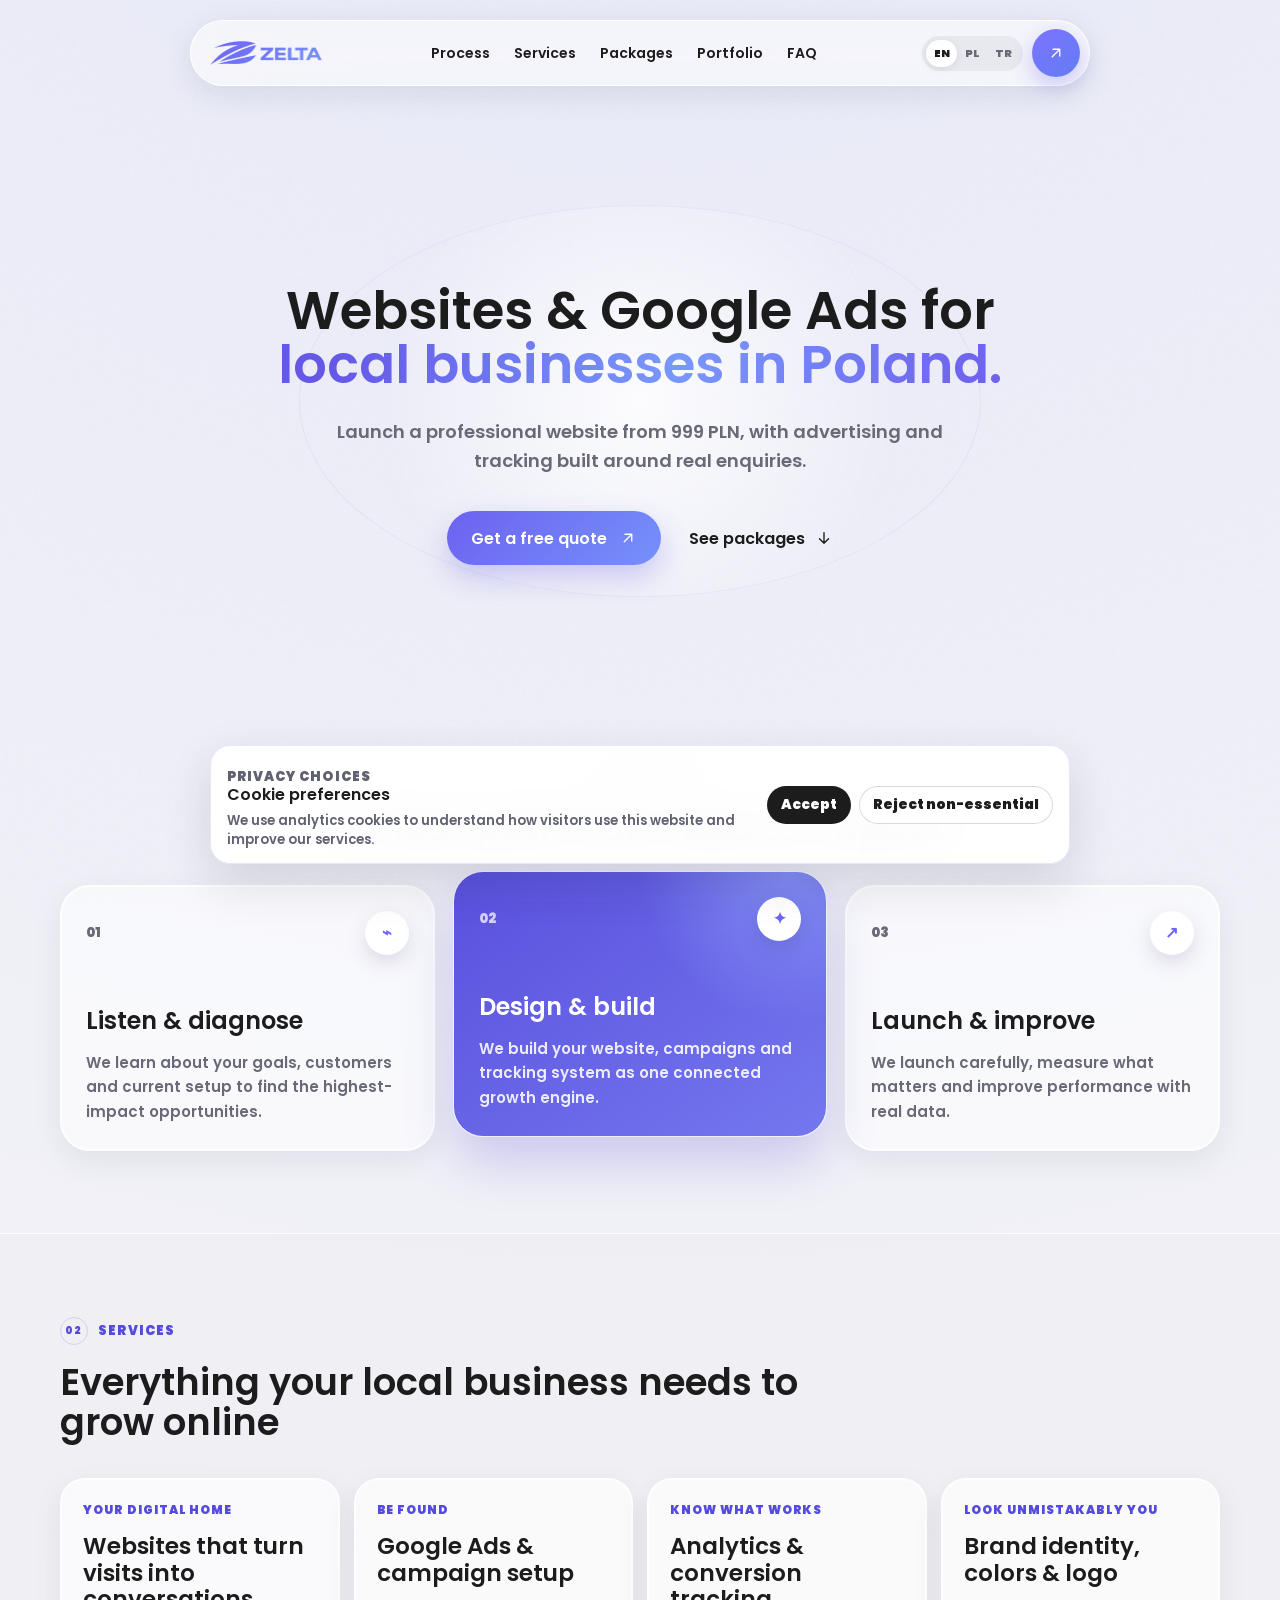
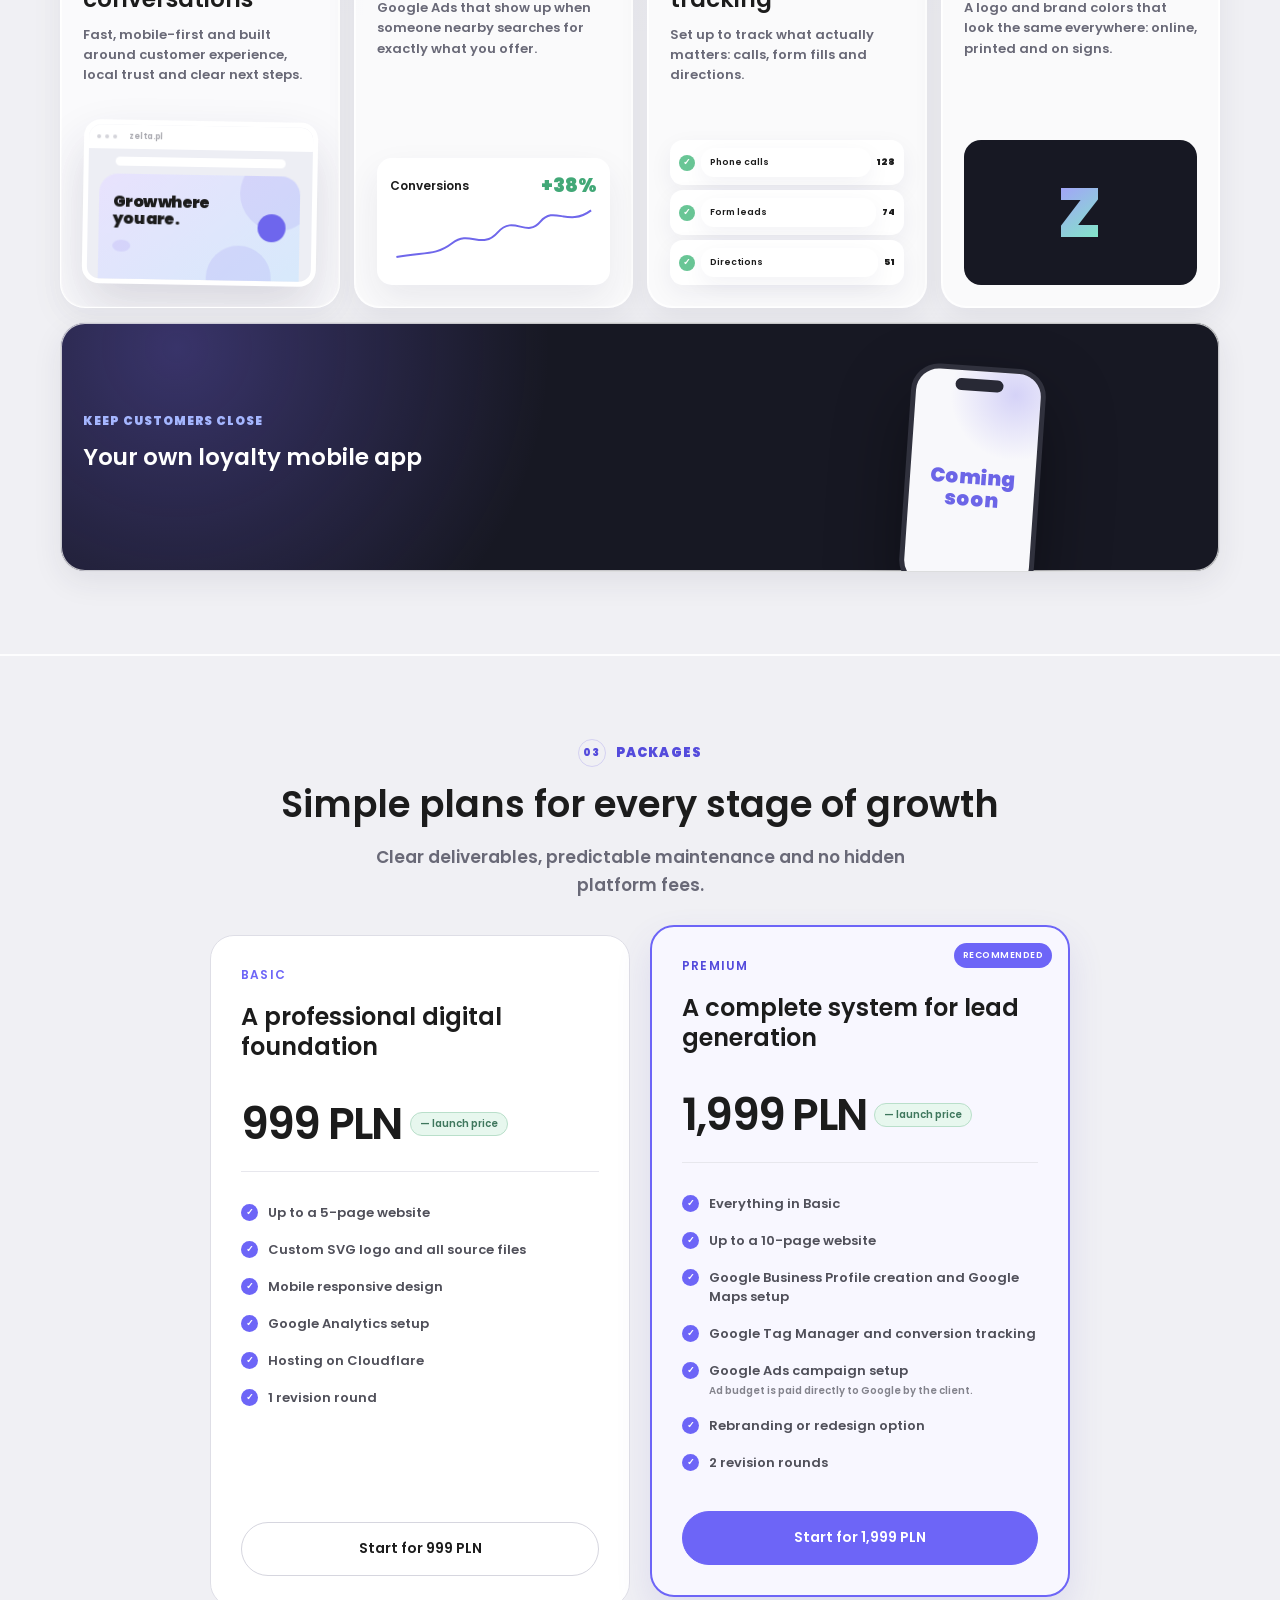
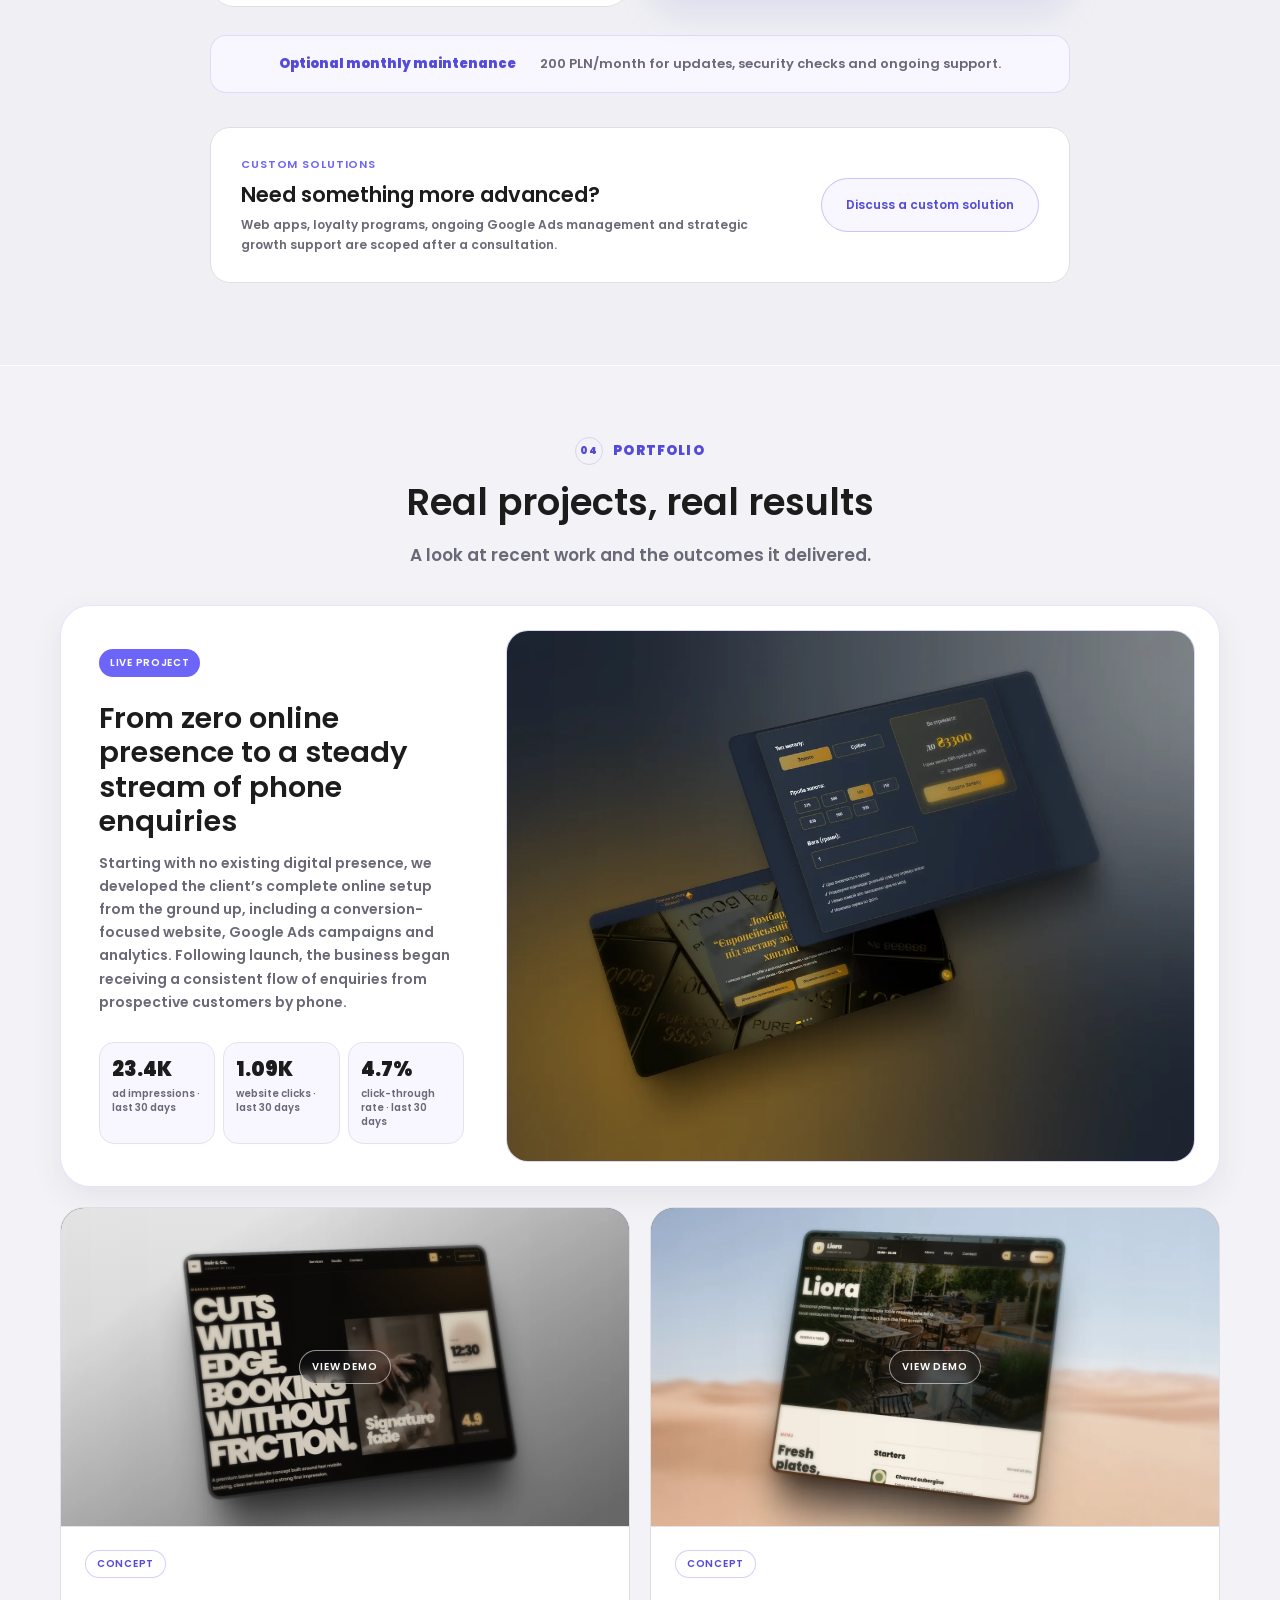
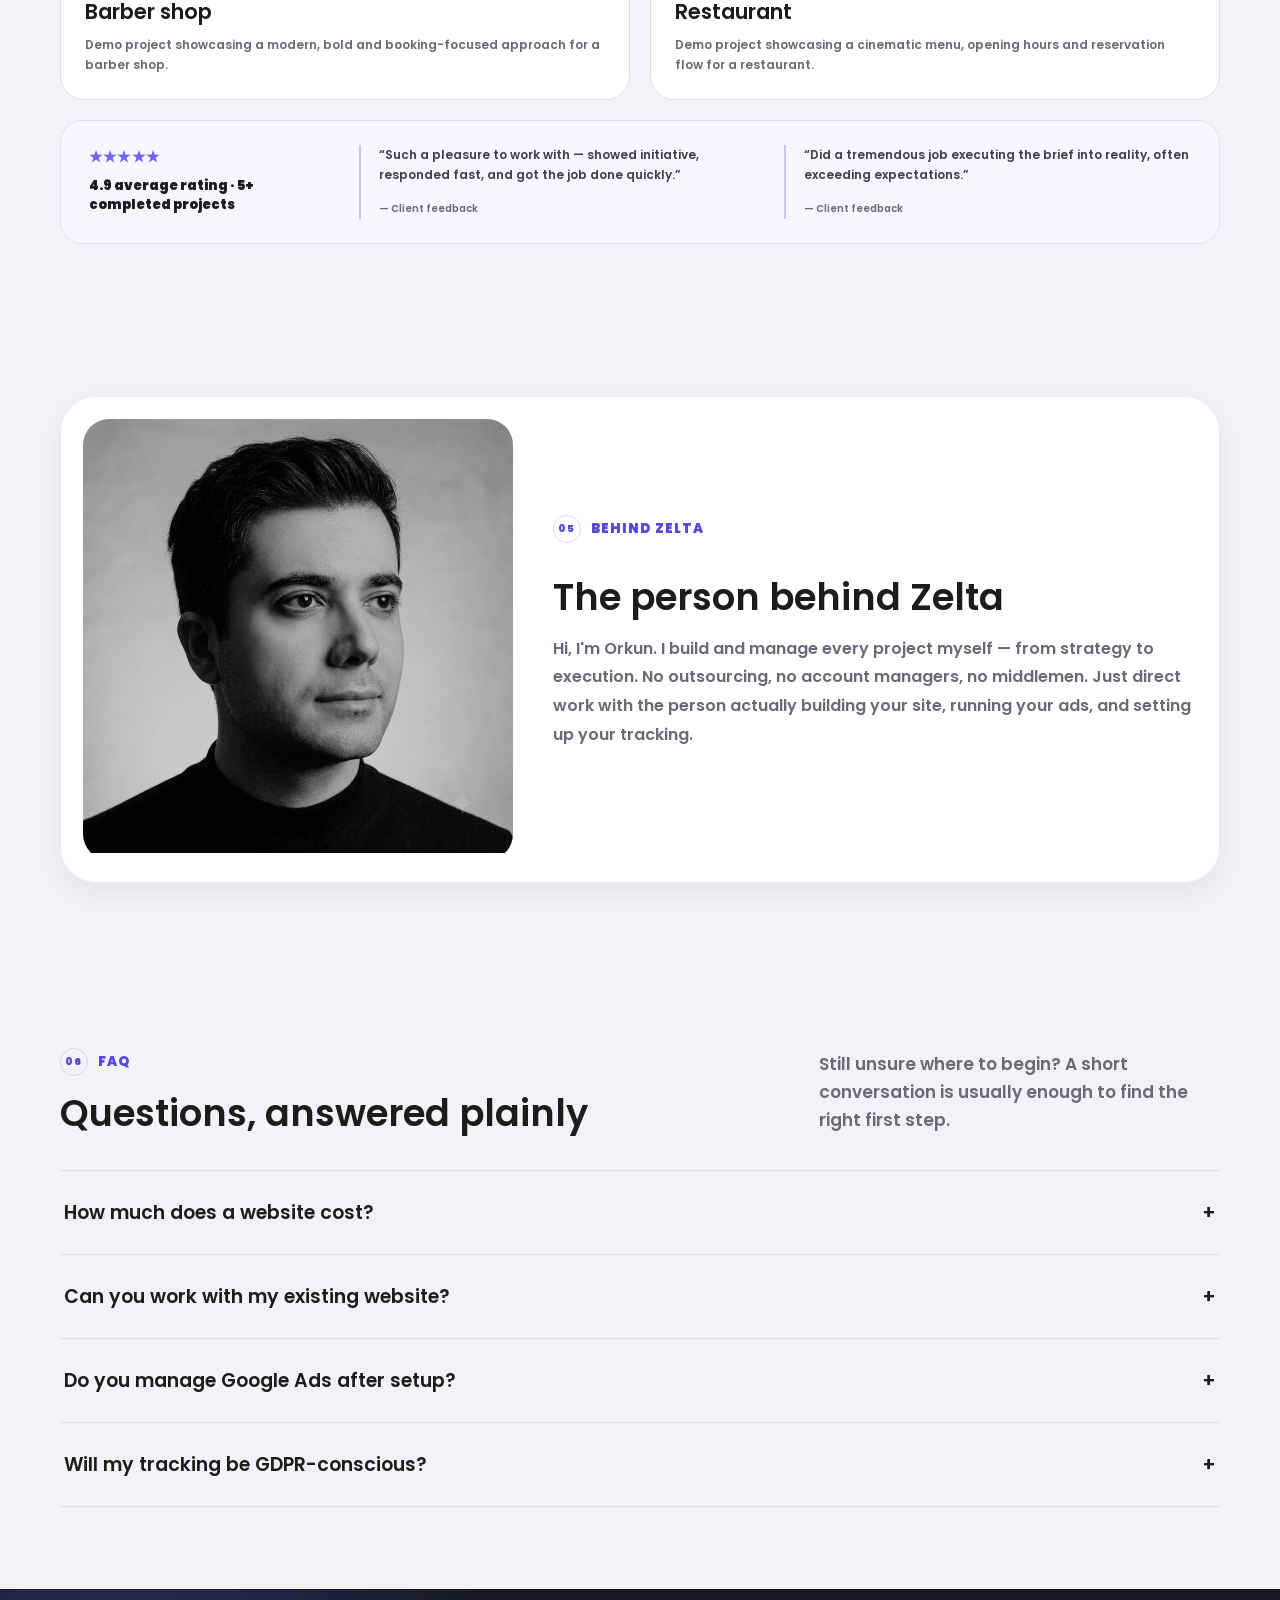
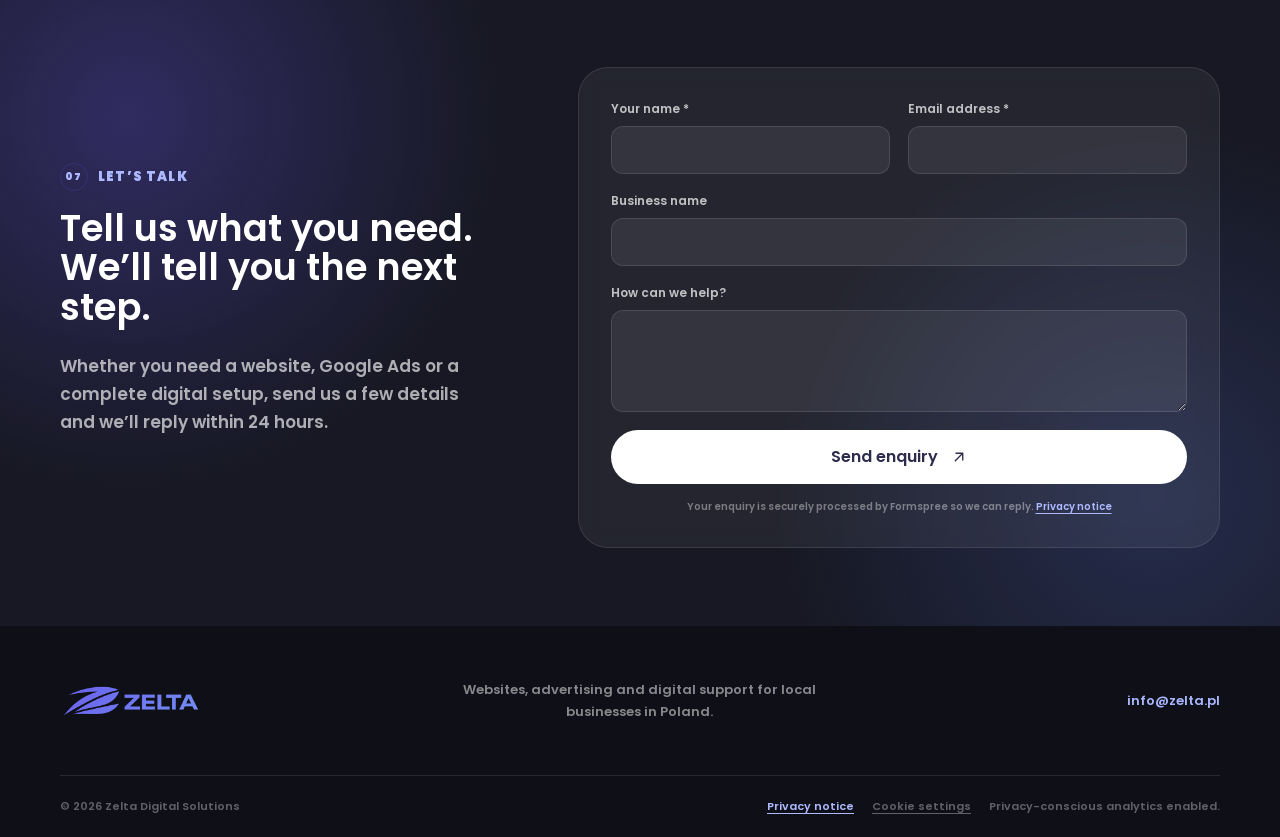
<file: index.html>
<!doctype html>
<html lang="en">
  <head>
    <script src="consent-default.js"></script>
    <!-- Google Tag Manager -->
    <script>
      (function(w,d,s,l,i){w[l]=w[l]||[];w[l].push({'gtm.start':
      new Date().getTime(),event:'gtm.js'});var f=d.getElementsByTagName(s)[0],
      j=d.createElement(s),dl=l!='dataLayer'?'&l='+l:'';j.async=true;j.src=
      'https://www.googletagmanager.com/gtm.js?id='+i+dl;f.parentNode.insertBefore(j,f);
      })(window,document,'script','dataLayer','GTM-TG7ZQ787');
    </script>
    <!-- End Google Tag Manager -->
    <meta charset="UTF-8" />
    <meta name="viewport" content="width=device-width, initial-scale=1.0" />
    <meta
      name="description"
      content="Zelta helps local businesses in Poland grow with conversion-focused websites, Google Ads, analytics, branding and loyalty apps."
    />
    <meta name="author" content="Zelta Digital Solutions" />
    <meta name="robots" content="index, follow, max-image-preview:large" />
    <meta name="referrer" content="strict-origin-when-cross-origin" />
    <meta
      http-equiv="Content-Security-Policy"
      content="default-src 'self'; base-uri 'none'; connect-src https://formspree.io https://www.google-analytics.com https://region1.google-analytics.com https://analytics.google.com https://www.googletagmanager.com https://tagmanager.google.com https://tagassistant.google.com; font-src 'self'; form-action https://formspree.io; frame-src https://www.googletagmanager.com https://tagmanager.google.com https://tagassistant.google.com; img-src 'self' data: https://www.google-analytics.com https://www.googletagmanager.com https://tagmanager.google.com https://tagassistant.google.com; manifest-src 'self'; media-src 'none'; object-src 'none'; script-src 'self' https://www.googletagmanager.com https://tagmanager.google.com https://tagassistant.google.com 'sha256-Z3rjfnBWil9RQrSlPzBbYPChsc+s4aJFn9aiKOKKreI=' 'sha256-e0figgu2rEnt+9bxmlTLboBURaJGK2XrfyH6bnZHnjw='; style-src 'self' 'unsafe-inline' https://tagmanager.google.com https://tagassistant.google.com; upgrade-insecure-requests"
    />
    <meta name="theme-color" content="#f3f3f7" />
    <meta name="application-name" content="Zelta" />
    <meta name="apple-mobile-web-app-title" content="Zelta" />
    <meta property="og:type" content="website" />
    <meta property="og:site_name" content="Zelta Digital Solutions" />
    <meta property="og:locale" content="pl_PL" />
    <meta property="og:locale:alternate" content="en_GB" />
    <meta property="og:locale:alternate" content="tr_TR" />
    <meta property="og:title" content="Websites & Google Ads for Local Businesses in Poland | Zelta" />
    <meta
      property="og:description"
      content="Conversion-focused websites, Google Ads, analytics, branding and loyalty apps for local businesses in Poland."
    />
    <meta property="og:url" content="https://zelta.pl/" />
    <meta property="og:image" content="https://zelta.pl/assets/zelta-social-card.png" />
    <meta property="og:image:width" content="1200" />
    <meta property="og:image:height" content="630" />
    <meta property="og:image:alt" content="Zelta Digital Solutions logo" />
    <meta name="twitter:card" content="summary_large_image" />
    <meta name="twitter:title" content="Websites & Google Ads for Local Businesses in Poland | Zelta" />
    <meta
      name="twitter:description"
      content="Conversion-focused websites, Google Ads, analytics, branding and loyalty apps for local businesses in Poland."
    />
    <meta name="twitter:image" content="https://zelta.pl/assets/zelta-social-card.png" />
    <meta name="twitter:image:alt" content="Zelta Digital Solutions logo" />
    <link rel="canonical" href="https://zelta.pl/" />
    <link rel="icon" type="image/png" sizes="32x32" href="assets/favicon-32.png" />
    <link rel="icon" type="image/png" sizes="512x512" href="assets/favicon-512.png" />
    <link rel="apple-touch-icon" sizes="180x180" href="assets/apple-touch-icon.png" />
    <link rel="manifest" href="site.webmanifest" />
    <link
      rel="preload"
      href="assets/fonts/poppins-600.ttf"
      as="font"
      type="font/ttf"
      crossorigin
    />
    <title>Websites & Google Ads for Local Businesses in Poland | Zelta</title>
    <link rel="stylesheet" href="styles.css?v=20260616-4" />
    <link rel="stylesheet" href="cookie-consent.css" />
    <script src="script.js?v=20260616-4" defer></script>
    <script src="cookie-consent.js" defer></script>
    <script type="application/ld+json">{"@context":"https://schema.org","@graph":[{"@type":"ProfessionalService","@id":"https://zelta.pl/#business","name":"Zelta Digital Solutions","url":"https://zelta.pl/","logo":"https://zelta.pl/assets/zelta-logo-header.png","image":"https://zelta.pl/assets/zelta-social-card.png","email":"info@zelta.pl","description":"Website, Google Ads, analytics, branding and loyalty app services for local businesses in Poland.","areaServed":{"@type":"Country","name":"Poland"},"availableLanguage":["English","Polish","Turkish"],"serviceType":["Website design and development","Google Ads setup and management","Google Analytics setup","Google Tag Manager conversion tracking","Brand identity design","Loyalty mobile app development","Google Business Profile creation and Google Maps setup"],"hasOfferCatalog":{"@type":"OfferCatalog","name":"Digital service packages","itemListElement":[{"@type":"Offer","name":"Basic","price":"999","priceCurrency":"PLN","description":"Limited launch pricing. Up to a five-page website, SVG logo, responsive design, analytics and Cloudflare hosting. Optional maintenance is PLN 200 per month."},{"@type":"Offer","name":"Premium","price":"1999","priceCurrency":"PLN","description":"Limited launch pricing. Up to a ten-page website, conversion tracking, Google Ads campaign setup, and Google Business Profile and Maps setup. Optional maintenance is PLN 200 per month; advertising spend is paid separately to Google."}]}},{"@type":"WebSite","@id":"https://zelta.pl/#website","url":"https://zelta.pl/","name":"Zelta Digital Solutions","publisher":{"@id":"https://zelta.pl/#business"},"inLanguage":["en","pl","tr"]},{"@type":"FAQPage","@id":"https://zelta.pl/#faq-schema","mainEntity":[{"@type":"Question","name":"How much does a website cost?","acceptedAnswer":{"@type":"Answer","text":"Basic is currently PLN 999 and Premium is PLN 1,999. Optional maintenance is available for PLN 200 per month. Final scope and pricing are confirmed in writing before work starts."}},{"@type":"Question","name":"Can you work with my existing website?","acceptedAnswer":{"@type":"Answer","text":"Yes. The existing website can be audited, improved or rebuilt depending on the best route for the business."}},{"@type":"Question","name":"Do you manage Google Ads after setup?","acceptedAnswer":{"@type":"Answer","text":"Yes. Ongoing management and optimisation can be provided, or the documented setup can be handed over."}},{"@type":"Question","name":"Will my tracking be GDPR-conscious?","acceptedAnswer":{"@type":"Answer","text":"Implementations use data minimisation, consent-aware tagging and secure defaults. Formal legal advice should come from a qualified privacy professional."}}]}]}</script>
  </head>
  <body>
    <!-- Google Tag Manager (noscript) -->
    <noscript><iframe src="https://www.googletagmanager.com/ns.html?id=GTM-TG7ZQ787" height="0" width="0" hidden title="Google Tag Manager"></iframe></noscript>
    <!-- End Google Tag Manager (noscript) -->
    <a class="skip-link" href="#main" data-i18n="skip">Skip to content</a>

    <header class="site-header">
      <nav class="nav shell" aria-label="Main navigation" data-i18n-aria-label="navLabel">
        <a class="brand" href="#hero" aria-label="Zelta home">
          <img
            class="header-logo"
            src="assets/zelta-logo-header.png"
            width="480"
            height="120"
            alt="Zelta Digital Solutions"
          />
        </a>

        <div class="nav-links" id="nav-links">
          <a href="#process" data-i18n="navProcess">Process</a>
          <a href="#services" data-i18n="navServices">Services</a>
          <a href="#packages" data-i18n="navPackages">Packages</a>
          <a href="#portfolio" data-i18n="navPortfolio">Portfolio</a>
          <a href="#faq" data-i18n="navFaq">FAQ</a>
        </div>

        <div class="nav-actions">
          <div class="language-switch" aria-label="Language" data-i18n-aria-label="languageLabel">
            <button class="lang-btn active" type="button" data-lang="en" lang="en" aria-pressed="true">EN</button>
            <button class="lang-btn" type="button" data-lang="pl" lang="pl" aria-pressed="false">PL</button>
            <button class="lang-btn" type="button" data-lang="tr" lang="tr" aria-pressed="false">TR</button>
          </div>
          <a class="circle-button" href="#contact" aria-label="Contact Zelta">
            <svg class="icon icon-arrow-up-right" viewBox="0 0 24 24" aria-hidden="true">
              <path d="M7 17 17 7M8 7h9v9" />
            </svg>
          </a>
          <button
            class="menu-button"
            type="button"
            aria-label="Open menu"
            aria-controls="nav-links"
            aria-expanded="false"
          >
            <span></span><span></span>
          </button>
        </div>
      </nav>
    </header>

    <main id="main">
      <section class="hero shell" id="hero">
        <h1 class="fade-in delay-1">
          <span data-i18n="heroTitleLine1">Websites & Google Ads for</span>
          <span class="gradient-text" data-i18n="heroTitleLine2">local businesses in Poland.</span>
        </h1>
        <p class="hero-copy fade-in delay-2" data-i18n="heroCopy">
          Launch a professional website from 999 PLN, with advertising and tracking built around real
          enquiries.
        </p>
        <div class="hero-actions fade-in delay-3">
          <a class="button button-primary" href="#contact">
            <span data-i18n="heroCta">Get a free quote</span>
            <svg class="icon icon-arrow-up-right" viewBox="0 0 24 24" aria-hidden="true">
              <path d="M7 17 17 7M8 7h9v9" />
            </svg>
          </a>
          <a class="text-link" href="#packages">
            <span data-i18n="heroSecondary">See packages</span>
            <svg class="icon icon-arrow-down" viewBox="0 0 24 24" aria-hidden="true">
              <path d="M12 5v14M6 13l6 6 6-6" />
            </svg>
          </a>
        </div>
      </section>

      <section class="section shell" id="process">
        <div class="section-heading centered">
          <div class="section-kicker"><span>01</span><span data-i18n="processKicker">Process</span></div>
          <h2 data-i18n="processTitle">A clear path from idea to impact</h2>
        </div>

        <div class="process-grid">
          <article class="process-card">
            <div class="step-top">
              <span class="step-number">01</span>
              <span class="step-icon" aria-hidden="true">⌁</span>
            </div>
            <h3 data-i18n="step1Title">Listen & diagnose</h3>
            <p data-i18n="step1Copy">We learn about your goals, customers and current setup to find the highest-impact opportunities.</p>
          </article>
          <article class="process-card featured">
            <div class="step-top">
              <span class="step-number">02</span>
              <span class="step-icon" aria-hidden="true">✦</span>
            </div>
            <h3 data-i18n="step2Title">Design & build</h3>
            <p data-i18n="step2Copy">We build your website, campaigns and tracking system as one connected growth engine.</p>
          </article>
          <article class="process-card">
            <div class="step-top">
              <span class="step-number">03</span>
              <span class="step-icon" aria-hidden="true">↗</span>
            </div>
            <h3 data-i18n="step3Title">Launch & improve</h3>
            <p data-i18n="step3Copy">We launch carefully, measure what matters and improve performance with real data.</p>
          </article>
        </div>
      </section>

      <section class="section services-section" id="services">
        <div class="shell">
          <div class="section-heading services-heading">
            <div>
              <div class="section-kicker"><span>02</span><span data-i18n="servicesKicker">Services</span></div>
              <h2 data-i18n="servicesTitle">Everything your local business needs to grow online</h2>
            </div>
          </div>

          <div class="services-grid">
            <article class="service-card">
              <div class="service-content">
                <span class="service-tag" data-i18n="service1Tag">Your digital home</span>
                <h3 data-i18n="service1Title">Websites that turn visits into conversations</h3>
                <p data-i18n="service1Copy">Fast, mobile-first and built around customer experience, local trust and clear next steps.</p>
              </div>
              <div class="browser-mockup" aria-hidden="true">
                <div class="browser-bar"><i></i><i></i><i></i><span>zelta.pl</span></div>
                <div class="mock-nav"></div>
                <div class="mock-hero">
                  <span></span><span></span><span></span>
                  <b>Grow where<br />you are.</b>
                  <span class="mock-button"></span>
                </div>
              </div>
            </article>

            <article class="service-card">
              <span class="service-tag" data-i18n="service2Tag">Be found</span>
              <h3 data-i18n="service2Title">Google Ads & campaign setup</h3>
              <p data-i18n="service2Copy">Google Ads that show up when someone nearby searches for exactly what you offer.</p>
              <div class="metric-visual" aria-hidden="true">
                <div><span data-i18n="serviceMetricConversions">Conversions</span><strong>+38%</strong></div>
                <svg viewBox="0 0 300 90" role="img">
                  <path d="M4 78 C45 70, 62 77, 88 57 S132 68, 156 41 S199 50, 220 25 S261 34, 296 8" />
                  <path class="fill" d="M4 78 C45 70, 62 77, 88 57 S132 68, 156 41 S199 50, 220 25 S261 34, 296 8 L296 90 L4 90Z" />
                </svg>
              </div>
            </article>

            <article class="service-card">
              <span class="service-tag" data-i18n="service3Tag">Know what works</span>
              <h3 data-i18n="service3Title">Analytics & conversion tracking</h3>
              <p data-i18n="service3Copy">Set up to track what actually matters: calls, form fills and directions.</p>
              <div class="tracking-list" aria-hidden="true">
                <span><i>✓</i> <span data-i18n="serviceTrackingCalls">Phone calls</span> <b>128</b></span>
                <span><i>✓</i> <span data-i18n="serviceTrackingForms">Form leads</span> <b>74</b></span>
                <span><i>✓</i> <span data-i18n="serviceTrackingDirections">Directions</span> <b>51</b></span>
              </div>
            </article>

            <article class="service-card brand-card">
              <div class="service-content">
                <span class="service-tag" data-i18n="service4Tag">Look unmistakably you</span>
                <h3 data-i18n="service4Title">Brand identity, colors & logo</h3>
                <p data-i18n="service4Copy">A logo and brand colors that look the same everywhere: online, printed and on signs.</p>
              </div>
              <div class="brand-visual" aria-hidden="true">
                <div class="brand-z">Z</div>
              </div>
            </article>

            <article class="service-card loyalty-card">
              <div class="service-content">
                <span class="service-tag" data-i18n="service5Tag">Keep customers close</span>
                <h3 data-i18n="service5Title">Your own loyalty mobile app</h3>
              </div>
              <div class="phone" aria-hidden="true">
                <div class="phone-notch"></div>
                <strong class="coming-soon" data-i18n="comingSoon">Coming soon</strong>
              </div>
            </article>
          </div>
        </div>
      </section>

      <section class="section packages-section" id="packages">
        <div class="shell">
          <div class="section-heading centered">
            <div class="section-kicker"><span>03</span><span data-i18n="packagesKicker">Packages</span></div>
            <h2 data-i18n="packagesTitle">Simple plans for every stage of growth</h2>
            <p data-i18n="packagesIntro">Clear deliverables, predictable maintenance and no hidden platform fees.</p>
          </div>
          <div class="package-grid">
            <article class="package-card">
              <div class="package-header">
                <span class="package-type" data-i18n="package1Type">Basic</span>
                <h3 data-i18n="package1Title">A professional digital foundation</h3>
                <div class="package-price">
                  <strong data-i18n="package1Price">999 PLN</strong>
                  <span data-i18n="limitedLaunchPricing">— launch price</span>
                </div>
              </div>
              <ul class="package-features">
                <li data-i18n="package1Item1">Up to a 5-page website</li>
                <li data-i18n="package1Item2">Custom SVG logo and all source files</li>
                <li data-i18n="package1Item3">Mobile responsive design</li>
                <li data-i18n="package1Item4">Google Analytics setup</li>
                <li data-i18n="package1Item5">Hosting on Cloudflare</li>
                <li data-i18n="package1Item6">1 revision round</li>
              </ul>
              <a class="button package-button" href="#contact" data-inquiry="Basic package" data-i18n="package1Cta">Start for 999 PLN</a>
            </article>
            <article class="package-card package-featured">
              <div class="popular" data-i18n="popular">Recommended</div>
              <div class="package-header">
                <span class="package-type" data-i18n="package2Type">Premium</span>
                <h3 data-i18n="package2Title">A complete system for lead generation</h3>
                <div class="package-price">
                  <strong data-i18n="package2Price">1,999 PLN</strong>
                  <span data-i18n="limitedLaunchPricing">— launch price</span>
                </div>
              </div>
              <ul class="package-features">
                <li data-i18n="package2Item1">Everything in Basic</li>
                <li data-i18n="package2Item2">Up to a 10-page website</li>
                <li data-i18n="package2Item3">Google Business Profile creation and Google Maps setup</li>
                <li data-i18n="package2Item4">Google Tag Manager and conversion tracking</li>
                <li class="feature-with-note">
                  <span data-i18n="package2Item5">Google Ads campaign setup</span>
                  <small data-i18n="adsBudgetNote">Ad budget is paid directly to Google by the client.</small>
                </li>
                <li data-i18n="package2Item6">Rebranding or redesign option</li>
                <li data-i18n="package2Item7">2 revision rounds</li>
              </ul>
              <a class="button package-button" href="#contact" data-inquiry="Premium package" data-i18n="package2Cta">Start for 1,999 PLN</a>
            </article>
          </div>
          <aside class="maintenance-notice">
            <strong data-i18n="maintenanceNoticeTitle">Optional monthly maintenance</strong>
            <span data-i18n="maintenanceNoticeCopy">200 PLN/month for updates, security checks and ongoing support.</span>
          </aside>
          <aside class="custom-solutions">
            <div>
              <span class="custom-solutions-label" data-i18n="customLabel">Custom solutions</span>
              <h3 data-i18n="customTitle">Need something more advanced?</h3>
              <p data-i18n="customCopy">Web apps, loyalty programs, ongoing Google Ads management and strategic growth support are scoped after a consultation.</p>
            </div>
            <a class="button custom-solutions-button" href="#contact" data-inquiry="Custom solution" data-i18n="customCta">Discuss a custom solution</a>
          </aside>
        </div>
      </section>

      <section class="section portfolio-section" id="portfolio">
        <div class="shell">
          <div class="section-heading centered">
            <div class="section-kicker"><span>04</span><span data-i18n="portfolioKicker">Portfolio</span></div>
            <h2 data-i18n="portfolioTitle">Real projects, real results</h2>
            <p data-i18n="portfolioIntro">A look at recent work and the outcomes it delivered.</p>
          </div>

          <article class="portfolio-featured">
            <div class="portfolio-featured-copy">
              <span class="portfolio-badge portfolio-badge-live" data-i18n="portfolioLiveBadge">Live project</span>
              <h3 data-i18n="portfolioLiveTitle">From zero online presence to a steady stream of phone enquiries</h3>
              <p data-i18n="portfolioLiveCopy">
                Starting with no existing digital presence, we developed the client’s complete online
                setup from the ground up, including a conversion-focused website, Google Ads campaigns
                and analytics. Following launch, the business began receiving a consistent flow of
                enquiries from prospective customers by phone.
              </p>
              <div class="portfolio-stats" aria-label="Advertising performance during the last 30 days" data-i18n-aria-label="portfolioStatsLabel">
                <div>
                  <strong data-i18n="portfolioStat1Value">23.4K</strong>
                  <span data-i18n="portfolioStat1Label">ad impressions · last 30 days</span>
                </div>
                <div>
                  <strong data-i18n="portfolioStat2Value">1.09K</strong>
                  <span data-i18n="portfolioStat2Label">website clicks · last 30 days</span>
                </div>
                <div>
                  <strong data-i18n="portfolioStat3Value">4.7%</strong>
                  <span data-i18n="portfolioStat3Label">click-through rate · last 30 days</span>
                </div>
              </div>
            </div>
            <div class="portfolio-live-visual">
              <img
                src="assets/portfolio-live-project-collage.webp"
                width="1600"
                height="900"
                alt="Responsive website, services and calculator screens created for a local service business"
                data-i18n-alt="portfolioLiveImageAlt"
                loading="lazy"
                decoding="async"
              />
            </div>
          </article>

          <div class="portfolio-concept-grid">
            <article class="portfolio-concept-card">
              <a class="portfolio-demo-link" href="demo/barber/" aria-label="Open barber shop demo website" data-i18n-aria-label="portfolioConcept1LinkLabel">
                <div class="portfolio-concept-visual portfolio-concept-barber" role="img" aria-label="Barber shop demo website preview" data-i18n-aria-label="portfolioConcept1ImageLabel">
                  <img
                    src="assets/portfolio-barber-collage.webp"
                    width="1280"
                    height="720"
                    alt=""
                    loading="lazy"
                    decoding="async"
                  />
                  <span data-i18n="portfolioViewDemo">View demo</span>
                </div>
              </a>
              <div class="portfolio-concept-copy">
                <span class="portfolio-badge portfolio-badge-concept" data-i18n="portfolioConceptBadge">Concept</span>
                <h3><a href="demo/barber/" data-i18n="portfolioConcept1Title">Barber shop</a></h3>
                <p data-i18n="portfolioConcept1Copy">Demo project showcasing a modern, bold and booking-focused approach for a barber shop.</p>
              </div>
            </article>
            <article class="portfolio-concept-card">
              <a class="portfolio-demo-link" href="demo/restaurant/" aria-label="Open restaurant demo website" data-i18n-aria-label="portfolioConcept2LinkLabel">
                <div class="portfolio-concept-visual portfolio-concept-restaurant" role="img" aria-label="Restaurant demo website preview" data-i18n-aria-label="portfolioConcept2ImageLabel">
                  <img
                    src="assets/portfolio-restaurant-collage-v2.webp"
                    alt=""
                    loading="lazy"
                    decoding="async"
                  />
                  <span data-i18n="portfolioViewDemo">View demo</span>
                </div>
              </a>
              <div class="portfolio-concept-copy">
                <span class="portfolio-badge portfolio-badge-concept" data-i18n="portfolioConceptBadge">Concept</span>
                <h3><a href="demo/restaurant/" data-i18n="portfolioConcept2Title">Restaurant</a></h3>
                <p data-i18n="portfolioConcept2Copy">Demo project showcasing a cinematic menu, opening hours and reservation flow for a restaurant.</p>
              </div>
            </article>
          </div>

          <aside class="testimonial-block">
            <div class="testimonial-summary">
              <span class="testimonial-stars" aria-hidden="true">★★★★★</span>
              <strong data-i18n="testimonialRating">4.9 average rating · 5+ completed projects</strong>
            </div>
            <div class="testimonial-quotes">
              <blockquote>
                <p data-i18n="testimonialQuote1">“Such a pleasure to work with — showed initiative, responded fast, and got the job done quickly.”</p>
                <cite data-i18n="testimonialSource">— Client feedback</cite>
              </blockquote>
              <blockquote>
                <p data-i18n="testimonialQuote2">“Did a tremendous job executing the brief into reality, often exceeding expectations.”</p>
                <cite data-i18n="testimonialSource">— Client feedback</cite>
              </blockquote>
            </div>
          </aside>
        </div>
      </section>

      <section class="section shell founder-section" id="about">
        <div class="founder-card">
          <div class="founder-visual">
            <img
              src="assets/founder-orkun.jpg"
              width="800"
              height="808"
              alt="Founder of Zelta Digital Solutions"
              loading="lazy"
              decoding="async"
            />
          </div>
          <div class="founder-copy">
            <div class="section-kicker"><span>05</span><span data-i18n="founderKicker">Behind Zelta</span></div>
            <h2 data-i18n="founderTitle">The person behind Zelta</h2>
            <p data-i18n="founderCopy">
              Hi, I'm Orkun. I build and manage every project myself — from strategy to execution. No
              outsourcing, no account managers, no middlemen. Just direct work with the person actually
              building your site, running your ads, and setting up your tracking.
            </p>
          </div>
        </div>
      </section>

      <section class="section shell faq-section" id="faq">
        <div class="section-heading split-heading">
          <div>
            <div class="section-kicker"><span>06</span><span data-i18n="faqKicker">FAQ</span></div>
            <h2 data-i18n="faqTitle">Questions, answered plainly</h2>
          </div>
          <p data-i18n="faqIntro">Still unsure where to begin? A short conversation is usually enough to find the right first step.</p>
        </div>
        <div class="faq-list">
          <details>
            <summary><span data-i18n="faq1Q">How much does a website cost?</span><i aria-hidden="true">+</i></summary>
            <p data-i18n="faq1A">Basic is currently 999 PLN and Premium is 1,999 PLN. Optional maintenance is available for 200 PLN per month. We confirm the final scope, timeline and price in writing before work starts.</p>
          </details>
          <details>
            <summary><span data-i18n="faq2Q">Can you work with my existing website?</span><i aria-hidden="true">+</i></summary>
            <p data-i18n="faq2A">Yes. We can audit, improve or rebuild your current site depending on what will create the best return.</p>
          </details>
          <details>
            <summary><span data-i18n="faq3Q">Do you manage Google Ads after setup?</span><i aria-hidden="true">+</i></summary>
            <p data-i18n="faq3A">Yes. We can provide ongoing management and optimisation, or hand over a clean, documented setup.</p>
          </details>
          <details>
            <summary><span data-i18n="faq4Q">Will my tracking be GDPR-conscious?</span><i aria-hidden="true">+</i></summary>
            <p data-i18n="faq4A">We apply data minimisation, consent-aware tagging and secure defaults. For formal legal advice, we recommend a qualified privacy professional.</p>
          </details>
        </div>
      </section>

      <section class="contact-section" id="contact">
        <div class="shell contact-grid">
          <div class="contact-copy">
            <div class="section-kicker light"><span>07</span><span data-i18n="contactKicker">Let’s talk</span></div>
            <h2 data-i18n="contactTitle">Tell us what you need. We’ll tell you the next step.</h2>
            <p data-i18n="contactIntro">Whether you need a website, Google Ads or a complete digital setup, send us a few details and we’ll reply within 24 hours.</p>
          </div>
          <form
            class="contact-form"
            id="contact-form"
            action="https://formspree.io/f/mbdeknyy"
            method="POST"
          >
            <input type="hidden" name="_subject" value="New Zelta project enquiry" />
            <input type="hidden" name="language" value="en" />
            <input type="hidden" name="interest" value="" />
            <label class="form-honeypot" aria-hidden="true" hidden>
              <input type="text" name="_gotcha" tabindex="-1" autocomplete="off" aria-label="Do not fill this field" />
            </label>
            <label>
              <span data-i18n="formName">Your name *</span>
              <input type="text" name="name" autocomplete="name" maxlength="80" required autocapitalize="words" />
            </label>
            <label>
              <span data-i18n="formEmail">Email address *</span>
              <input type="email" name="email" autocomplete="email" maxlength="120" required />
            </label>
            <label class="full-field">
              <span data-i18n="formBusiness">Business name</span>
              <input type="text" name="business" autocomplete="organization" maxlength="100" autocapitalize="words" />
            </label>
            <label class="full-field">
              <span data-i18n="formMessage">How can we help?</span>
              <textarea name="message" rows="4" maxlength="1200" spellcheck="true"></textarea>
            </label>
            <button class="button form-button full-field" type="submit">
              <span data-i18n="formSubmit">Send enquiry</span>
              <svg class="icon icon-arrow-up-right" viewBox="0 0 24 24" aria-hidden="true">
                <path d="M7 17 17 7M8 7h9v9" />
              </svg>
            </button>
            <p class="form-status full-field" role="status" aria-live="polite"></p>
            <p class="form-note full-field">
              <span data-i18n="formNote">Your enquiry is securely processed by Formspree so we can reply.</span>
              <a href="privacy.html" data-i18n="privacyLink">Privacy notice</a>
            </p>
            <noscript>
              <p class="noscript-note full-field">The form will open a Formspree confirmation page after submission.</p>
            </noscript>
          </form>
        </div>
      </section>
    </main>

    <footer>
      <div class="shell footer-top">
        <a class="brand footer-brand" href="#hero" aria-label="Zelta home">
          <img
            class="footer-logo"
            src="assets/zelta-logo-header.png"
            width="480"
            height="120"
            alt="Zelta Digital Solutions"
            loading="lazy"
            decoding="async"
          />
        </a>
        <p data-i18n="footerTagline">Websites, advertising and digital support for local businesses in Poland.</p>
        <span class="footer-email legal-email" aria-label="info at zelta dot pl"><span>info</span><span aria-hidden="true">@</span><span>zelta.pl</span></span>
      </div>
      <div class="shell footer-bottom">
        <span>© <span id="year"></span> Zelta Digital Solutions</span>
        <div class="footer-legal">
          <a href="privacy.html" data-i18n="privacyLink">Privacy notice</a>
          <button class="footer-cookie-link" type="button" data-cookie-settings>Cookie settings</button>
          <span data-i18n="footerPrivacy">Privacy-conscious analytics enabled.</span>
        </div>
      </div>
    </footer>
  </body>
</html>
</file>
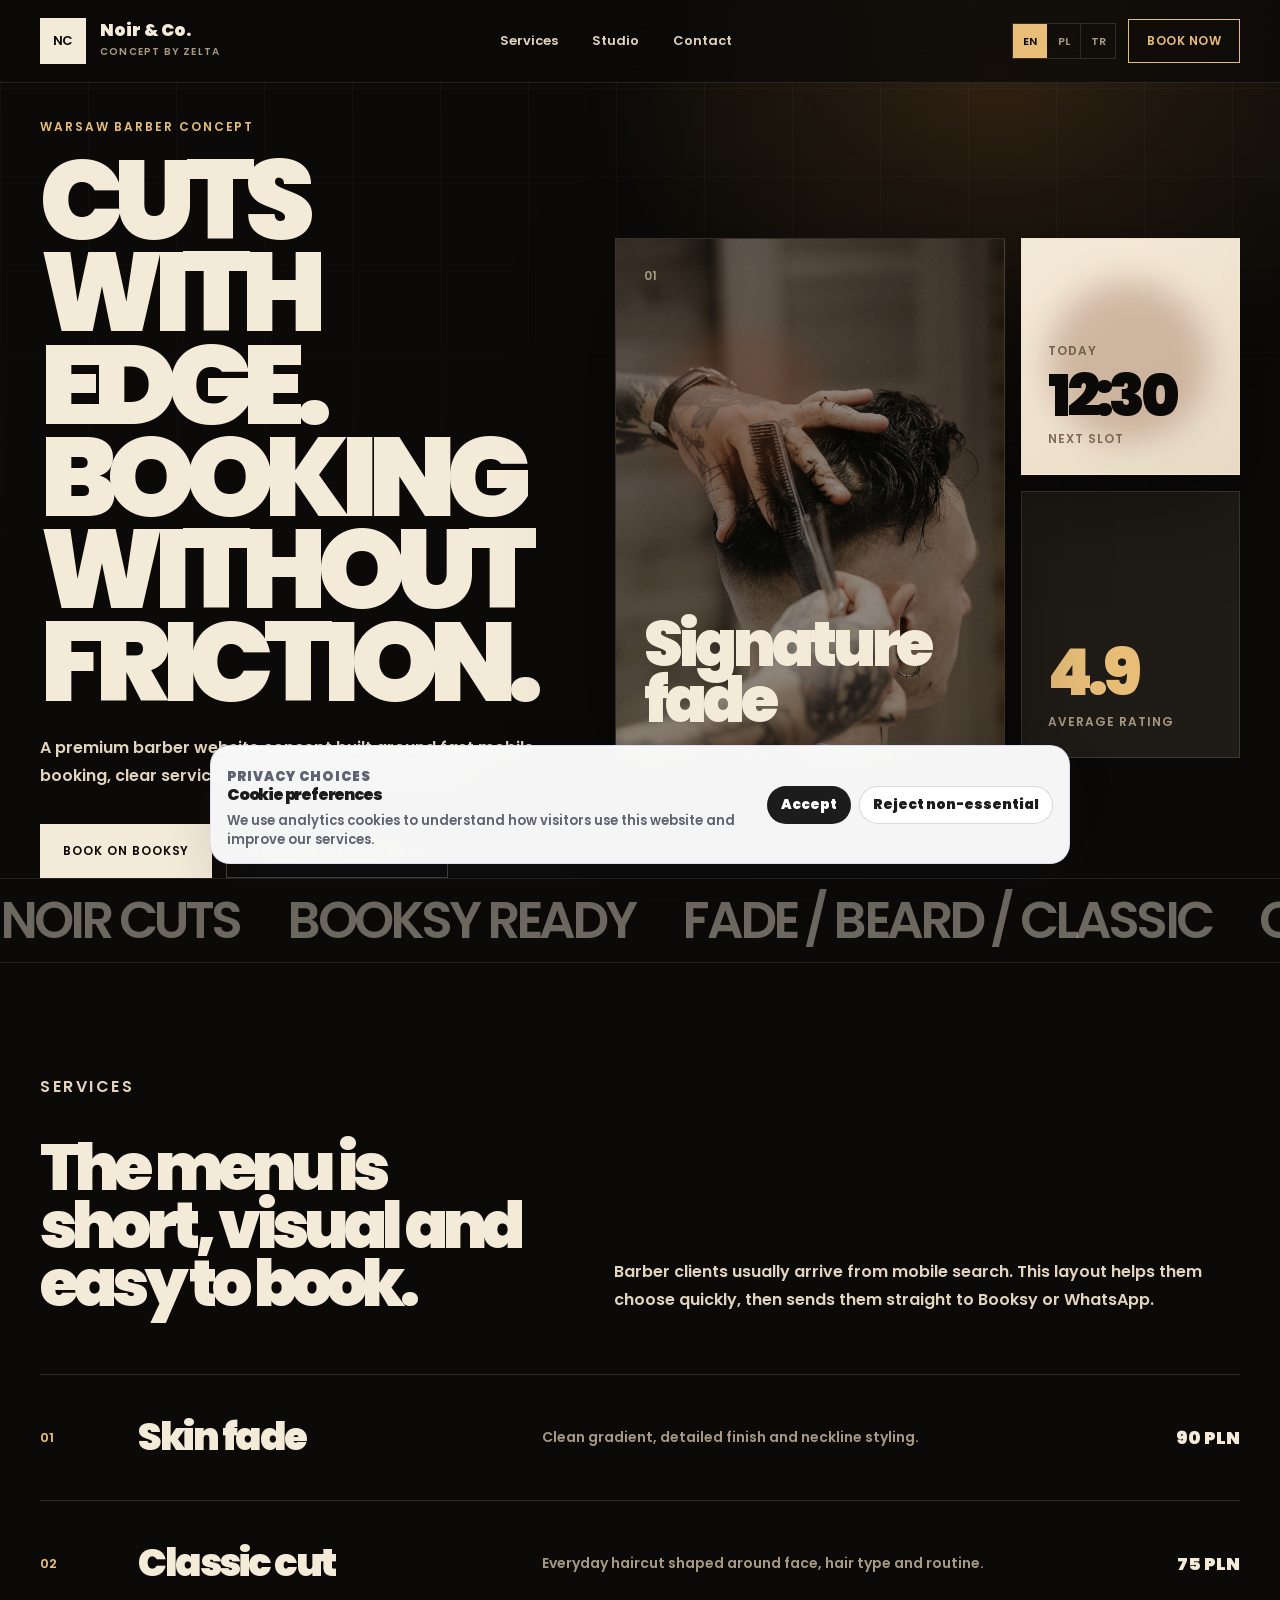
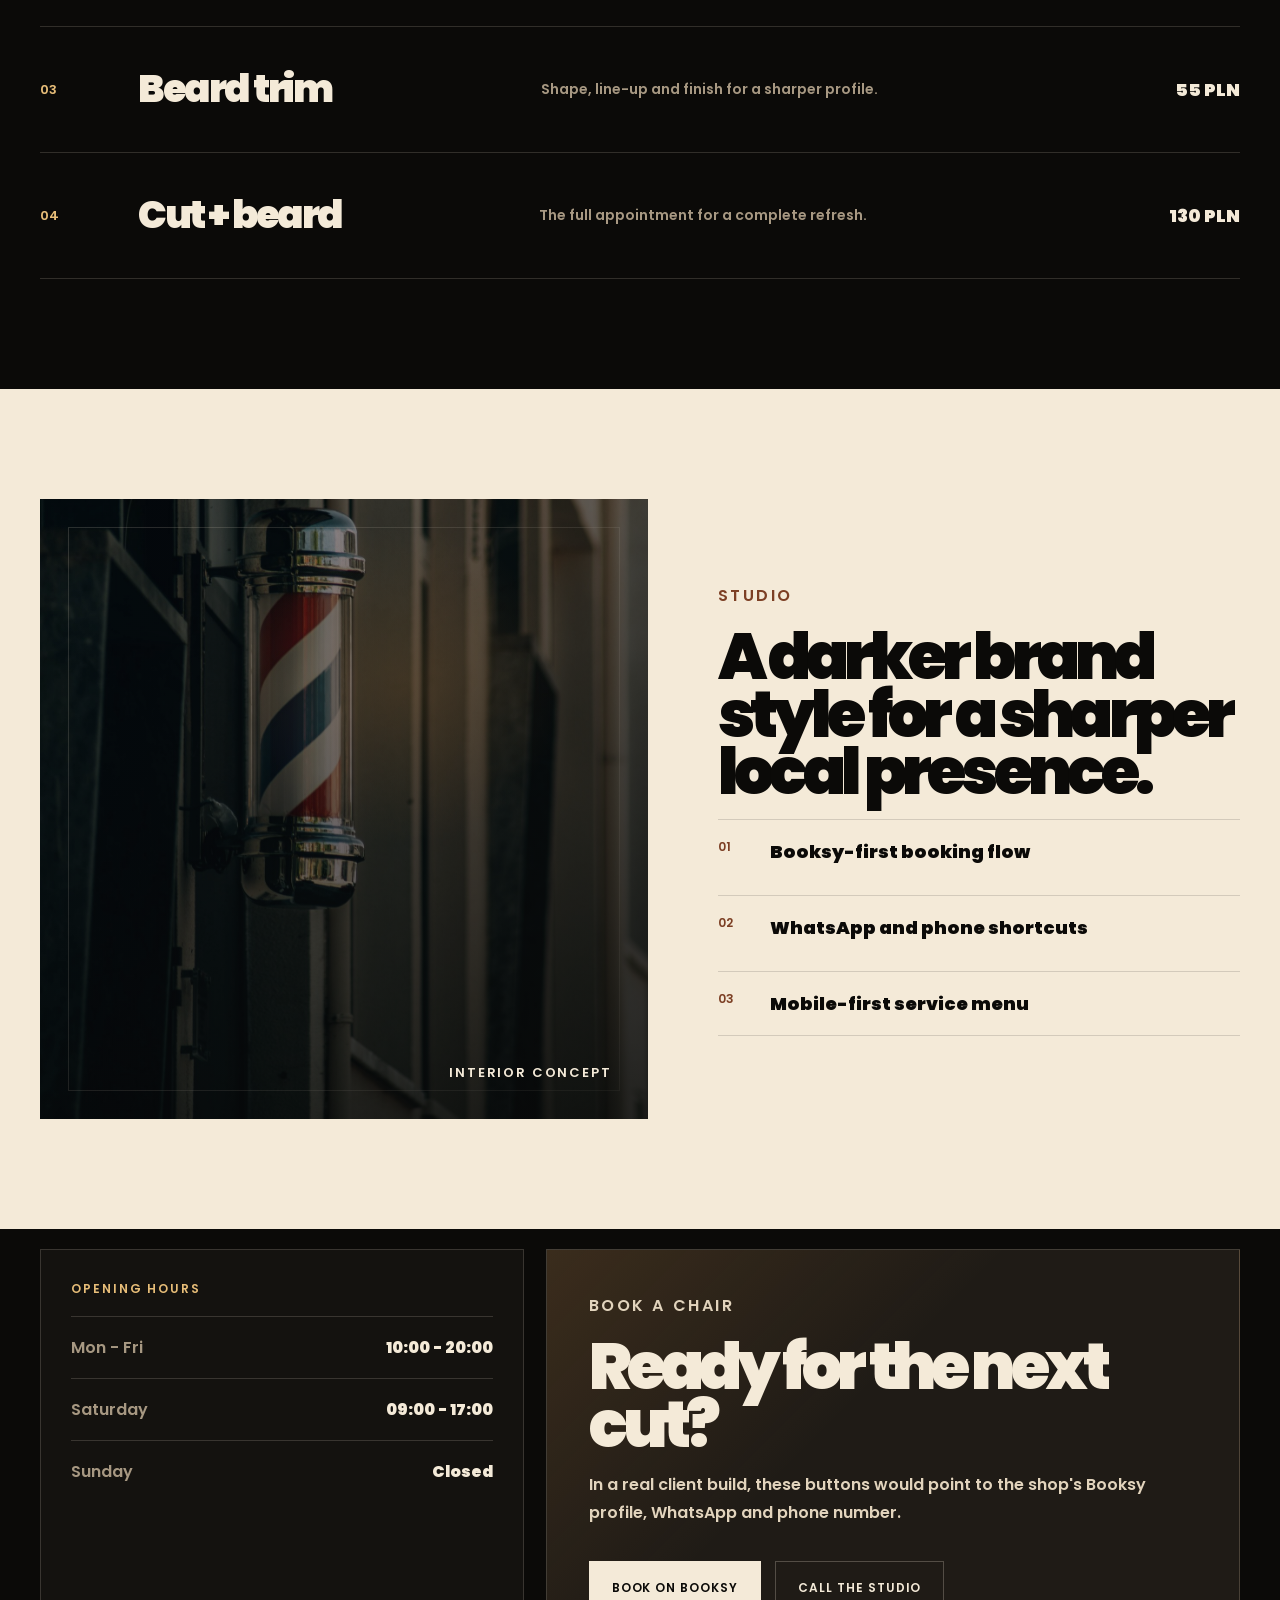
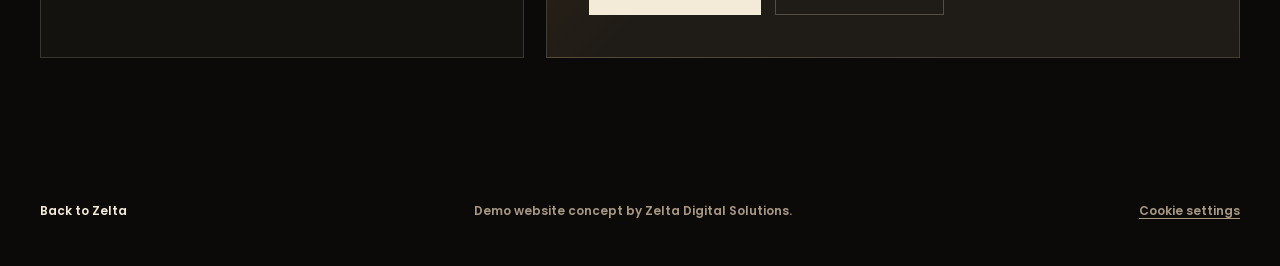
<file: demo/barber/index.html>
<!doctype html>
<html lang="en">
  <head>
    <script src="../../consent-default.js"></script>
    <!-- Google Tag Manager -->
    <script>
      (function(w,d,s,l,i){w[l]=w[l]||[];w[l].push({'gtm.start':
      new Date().getTime(),event:'gtm.js'});var f=d.getElementsByTagName(s)[0],
      j=d.createElement(s),dl=l!='dataLayer'?'&l='+l:'';j.async=true;j.src=
      'https://www.googletagmanager.com/gtm.js?id='+i+dl;f.parentNode.insertBefore(j,f);
      })(window,document,'script','dataLayer','GTM-TG7ZQ787');
    </script>
    <!-- End Google Tag Manager -->
    <meta charset="UTF-8" />
    <meta name="viewport" content="width=device-width, initial-scale=1.0" />
    <meta
      name="description"
      content="A multilingual barber shop website concept by Zelta with Booksy-focused booking, service menus and local trust sections."
    />
    <meta name="robots" content="index, follow, max-image-preview:large" />
    <meta name="referrer" content="strict-origin-when-cross-origin" />
    <meta
      http-equiv="Content-Security-Policy"
      content="default-src 'self'; base-uri 'none'; connect-src https://www.google-analytics.com https://region1.google-analytics.com https://analytics.google.com https://www.googletagmanager.com https://tagmanager.google.com https://tagassistant.google.com; font-src 'self'; form-action 'none'; frame-src https://www.googletagmanager.com https://tagmanager.google.com https://tagassistant.google.com; img-src 'self' data: https://www.google-analytics.com https://www.googletagmanager.com https://tagmanager.google.com https://tagassistant.google.com; object-src 'none'; script-src 'self' https://www.googletagmanager.com https://tagmanager.google.com https://tagassistant.google.com 'sha256-e0figgu2rEnt+9bxmlTLboBURaJGK2XrfyH6bnZHnjw='; style-src 'self' 'unsafe-inline' https://tagmanager.google.com https://tagassistant.google.com; upgrade-insecure-requests"
    />
    <meta name="theme-color" content="#0b0a08" />
    <meta property="og:type" content="website" />
    <meta property="og:title" content="Noir & Co. Barber Studio | Concept by Zelta" />
    <meta
      property="og:description"
      content="Booking-focused barber website concept for local businesses."
    />
    <meta property="og:url" content="https://zelta.pl/demo/barber/" />
    <meta property="og:image" content="https://zelta.pl/assets/zelta-social-card.png" />
    <meta name="twitter:card" content="summary_large_image" />
    <meta name="twitter:title" content="Noir & Co. Barber Studio | Concept by Zelta" />
    <meta
      name="twitter:description"
      content="Booking-focused barber website concept for local businesses."
    />
    <link rel="canonical" href="https://zelta.pl/demo/barber/" />
    <link rel="icon" type="image/png" sizes="32x32" href="../../assets/favicon-32.png" />
    <link rel="apple-touch-icon" sizes="180x180" href="../../assets/apple-touch-icon.png" />
    <link
      rel="preload"
      href="../../assets/fonts/poppins-600.ttf"
      as="font"
      type="font/ttf"
      crossorigin
    />
    <title>Noir & Co. Barber Studio | Concept by Zelta</title>
    <link rel="preload" href="assets/barber-hero.jpg" as="image" />
    <link rel="preload" href="assets/barber-studio.jpg" as="image" />
    <link rel="stylesheet" href="barber.css?v=20260616-3" />
    <link rel="stylesheet" href="../../cookie-consent.css" />
    <script src="barber.js?v=20260616-3" defer></script>
    <script src="../../cookie-consent.js" defer></script>
  </head>
  <body>
    <!-- Google Tag Manager (noscript) -->
    <noscript><iframe src="https://www.googletagmanager.com/ns.html?id=GTM-TG7ZQ787" height="0" width="0" hidden title="Google Tag Manager"></iframe></noscript>
    <!-- End Google Tag Manager (noscript) -->
    <a class="skip-link" href="#main" data-i18n="skip">Skip to content</a>

    <header class="site-header">
      <nav class="nav shell" aria-label="Main navigation" data-i18n-aria-label="navLabel">
        <a class="brand" href="#hero" aria-label="Noir and Co. Barber Studio">
          <span class="brand-mark" aria-hidden="true">NC</span>
          <span>
            <strong>Noir & Co.</strong>
            <small data-i18n="brandSub">Concept by Zelta</small>
          </span>
        </a>

        <div class="nav-links" id="nav-links">
          <a href="#services" data-i18n="navServices">Services</a>
          <a href="#studio" data-i18n="navStudio">Studio</a>
          <a href="#contact" data-i18n="navContact">Contact</a>
        </div>

        <div class="nav-actions">
          <div class="language-switch" aria-label="Language" data-i18n-aria-label="languageLabel">
            <button class="lang-btn active" type="button" data-lang="en" lang="en" aria-pressed="true">EN</button>
            <button class="lang-btn" type="button" data-lang="pl" lang="pl" aria-pressed="false">PL</button>
            <button class="lang-btn" type="button" data-lang="tr" lang="tr" aria-pressed="false">TR</button>
          </div>
          <a class="nav-book" href="#booking" data-i18n="navBook">Book now</a>
          <button
            class="menu-button"
            type="button"
            aria-label="Open menu"
            aria-controls="nav-links"
            aria-expanded="false"
          >
            <span></span><span></span>
          </button>
        </div>
      </nav>
    </header>

    <main id="main">
      <section class="hero" id="hero">
        <div class="shell hero-grid">
          <div class="hero-copy">
            <p class="eyebrow" data-i18n="heroEyebrow">Warsaw barber concept</p>
            <h1 data-i18n="heroTitle">Cuts with edge. Booking without friction.</h1>
            <p data-i18n="heroCopy">
              A premium barber website concept built around fast mobile booking, clear services and
              a strong first impression.
            </p>
            <div class="hero-actions" id="booking">
              <a
                class="button button-primary"
                href="https://booksy.com/en-pl/"
                target="_blank"
                rel="noopener nofollow"
                data-i18n="booksyCta"
              >Book on Booksy</a>
              <a
                class="button button-ghost"
                href="https://wa.me/48123456789"
                target="_blank"
                rel="noopener nofollow"
                data-i18n="whatsappCta"
              >Message on WhatsApp</a>
            </div>
          </div>

          <div class="hero-visual" aria-hidden="true">
            <div class="photo-window photo-window-large">
              <img src="assets/barber-hero.jpg" alt="" loading="eager" decoding="async" />
              <span>01</span>
              <strong data-i18n="visualCut">Signature fade</strong>
            </div>
            <div class="photo-stack">
              <div class="photo-window photo-window-small">
                <span data-i18n="today">Today</span>
                <strong>12:30</strong>
                <small data-i18n="availableSlot">next slot</small>
              </div>
              <div class="rating-card">
                <strong>4.9</strong>
                <span data-i18n="proofRating">average rating</span>
              </div>
            </div>
          </div>
        </div>
        <div class="hero-marquee" aria-hidden="true">
          <span>NOIR CUTS</span>
          <span>BOOKSY READY</span>
          <span>FADE / BEARD / CLASSIC</span>
          <span>CONCEPT BY ZELTA</span>
        </div>
      </section>

      <section class="section service-section" id="services">
        <div class="shell">
          <div class="split-heading">
            <p class="eyebrow" data-i18n="servicesKicker">Services</p>
            <h2 data-i18n="servicesTitle">The menu is short, visual and easy to book.</h2>
            <p data-i18n="servicesCopy">
              Barber clients usually arrive from mobile search. This layout helps them choose quickly,
              then sends them straight to Booksy or WhatsApp.
            </p>
          </div>

          <div class="service-menu">
            <article class="service-row">
              <span>01</span>
              <h3 data-i18n="service1Title">Skin fade</h3>
              <p data-i18n="service1Copy">Clean gradient, detailed finish and neckline styling.</p>
              <strong>90 PLN</strong>
            </article>
            <article class="service-row">
              <span>02</span>
              <h3 data-i18n="service2Title">Classic cut</h3>
              <p data-i18n="service2Copy">Everyday haircut shaped around face, hair type and routine.</p>
              <strong>75 PLN</strong>
            </article>
            <article class="service-row">
              <span>03</span>
              <h3 data-i18n="service3Title">Beard trim</h3>
              <p data-i18n="service3Copy">Shape, line-up and finish for a sharper profile.</p>
              <strong>55 PLN</strong>
            </article>
            <article class="service-row">
              <span>04</span>
              <h3 data-i18n="service4Title">Cut + beard</h3>
              <p data-i18n="service4Copy">The full appointment for a complete refresh.</p>
              <strong>130 PLN</strong>
            </article>
          </div>
        </div>
      </section>

      <section class="section studio-section" id="studio">
        <div class="shell studio-grid">
          <div class="studio-image" aria-hidden="true">
            <img src="assets/barber-studio.jpg" alt="" loading="lazy" decoding="async" />
            <span data-i18n="studioImage">Interior concept</span>
          </div>
          <div class="studio-copy">
            <p class="eyebrow" data-i18n="studioKicker">Studio</p>
            <h2 data-i18n="studioTitle">A darker brand style for a sharper local presence.</h2>
            <div class="feature-list">
              <div>
                <span>01</span>
                <strong data-i18n="feature1">Booksy-first booking flow</strong>
              </div>
              <div>
                <span>02</span>
                <strong data-i18n="feature2">WhatsApp and phone shortcuts</strong>
              </div>
              <div>
                <span>03</span>
                <strong data-i18n="feature3">Mobile-first service menu</strong>
              </div>
            </div>
          </div>
        </div>
      </section>

      <section class="section contact-section" id="contact">
        <div class="shell contact-grid">
          <div class="hours-card">
            <p class="eyebrow" data-i18n="hoursKicker">Opening hours</p>
            <div><span data-i18n="hoursWeek">Mon - Fri</span><strong>10:00 - 20:00</strong></div>
            <div><span data-i18n="hoursSat">Saturday</span><strong>09:00 - 17:00</strong></div>
            <div><span data-i18n="hoursSun">Sunday</span><strong data-i18n="closed">Closed</strong></div>
          </div>
          <div class="booking-panel">
            <p class="eyebrow" data-i18n="contactKicker">Book a chair</p>
            <h2 data-i18n="contactTitle">Ready for the next cut?</h2>
            <p data-i18n="contactCopy">
              In a real client build, these buttons would point to the shop's Booksy profile,
              WhatsApp and phone number.
            </p>
            <div class="contact-actions">
              <a
                class="button button-primary"
                href="https://booksy.com/en-pl/"
                target="_blank"
                rel="noopener nofollow"
                data-i18n="booksyCta"
              >Book on Booksy</a>
              <a class="button button-ghost" href="tel:+48123456789" data-i18n="callCta">Call the studio</a>
            </div>
          </div>
        </div>
      </section>
    </main>

    <footer class="footer shell">
      <a href="../../" data-i18n="backToZelta">Back to Zelta</a>
      <span data-i18n="footerNote">Demo website concept by Zelta Digital Solutions.</span>
      <button class="footer-cookie-link" type="button" data-cookie-settings>Cookie settings</button>
    </footer>
  </body>
</html>
</file>
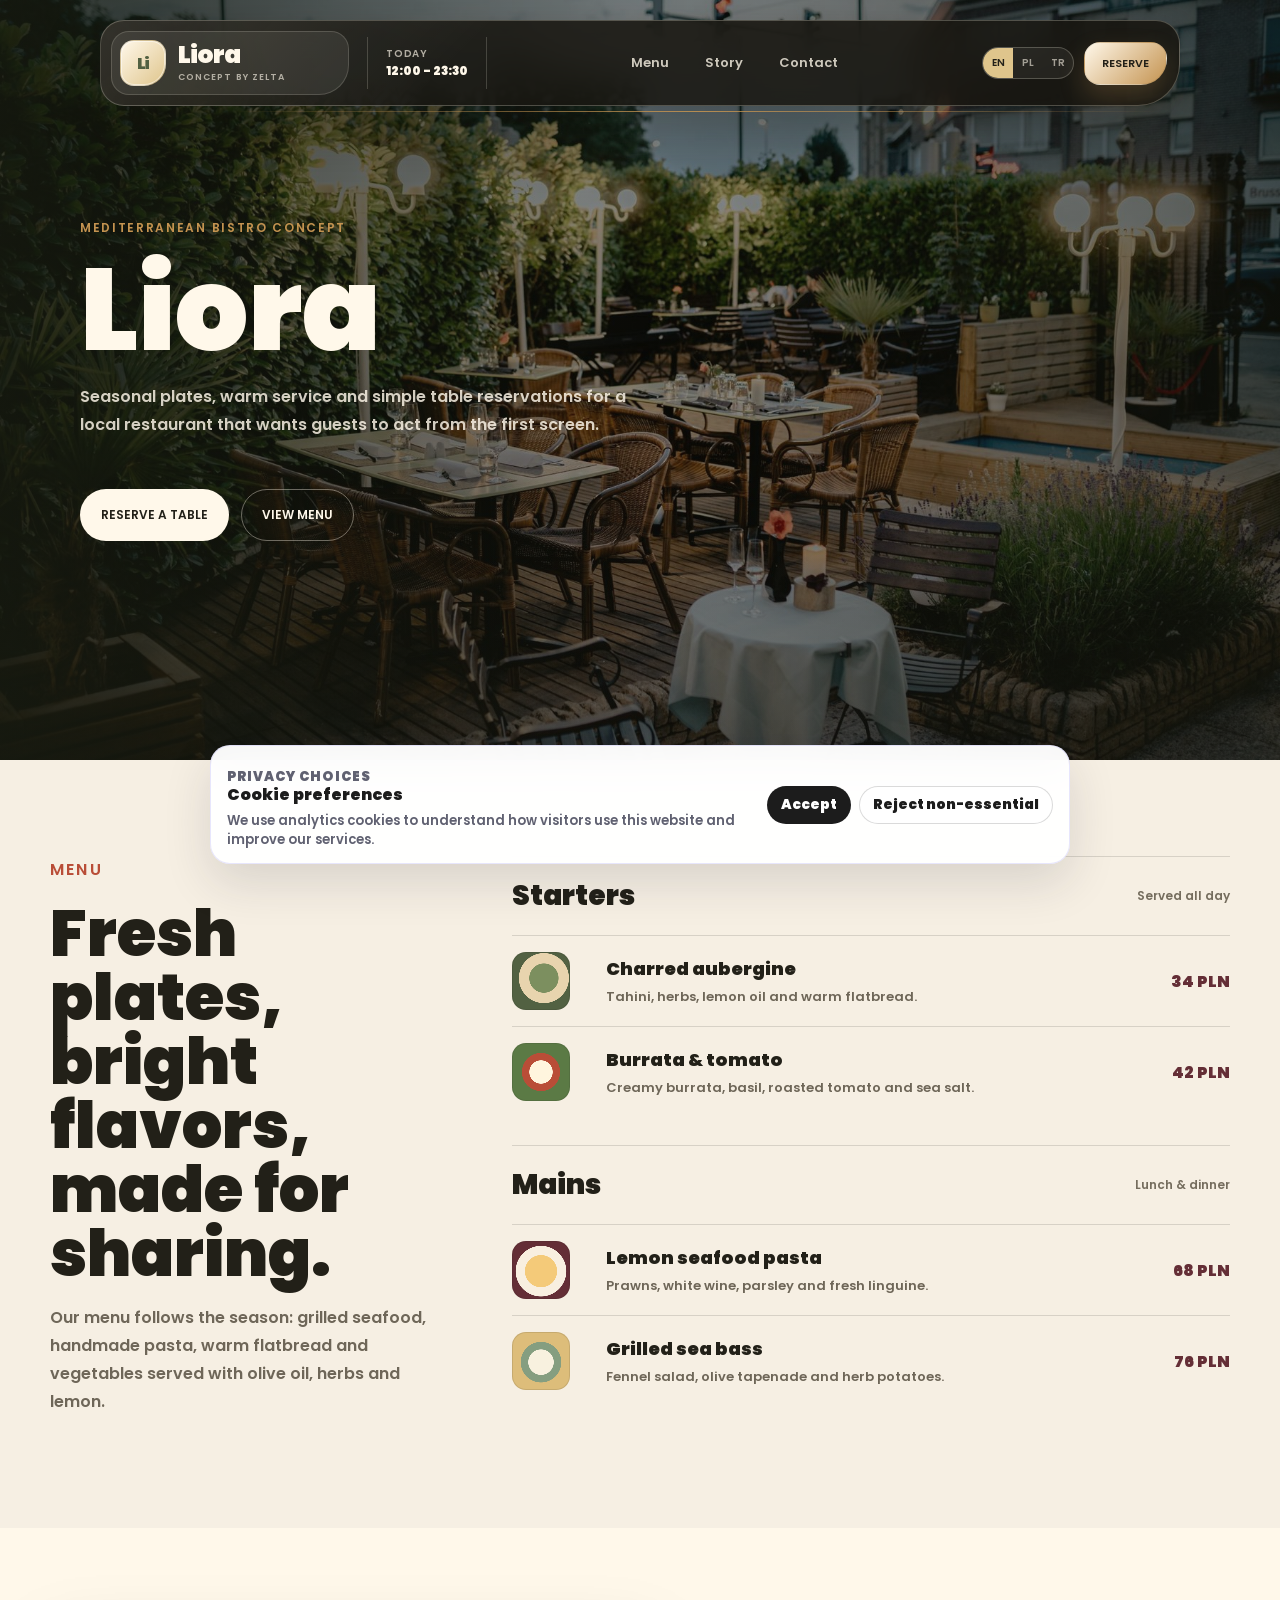
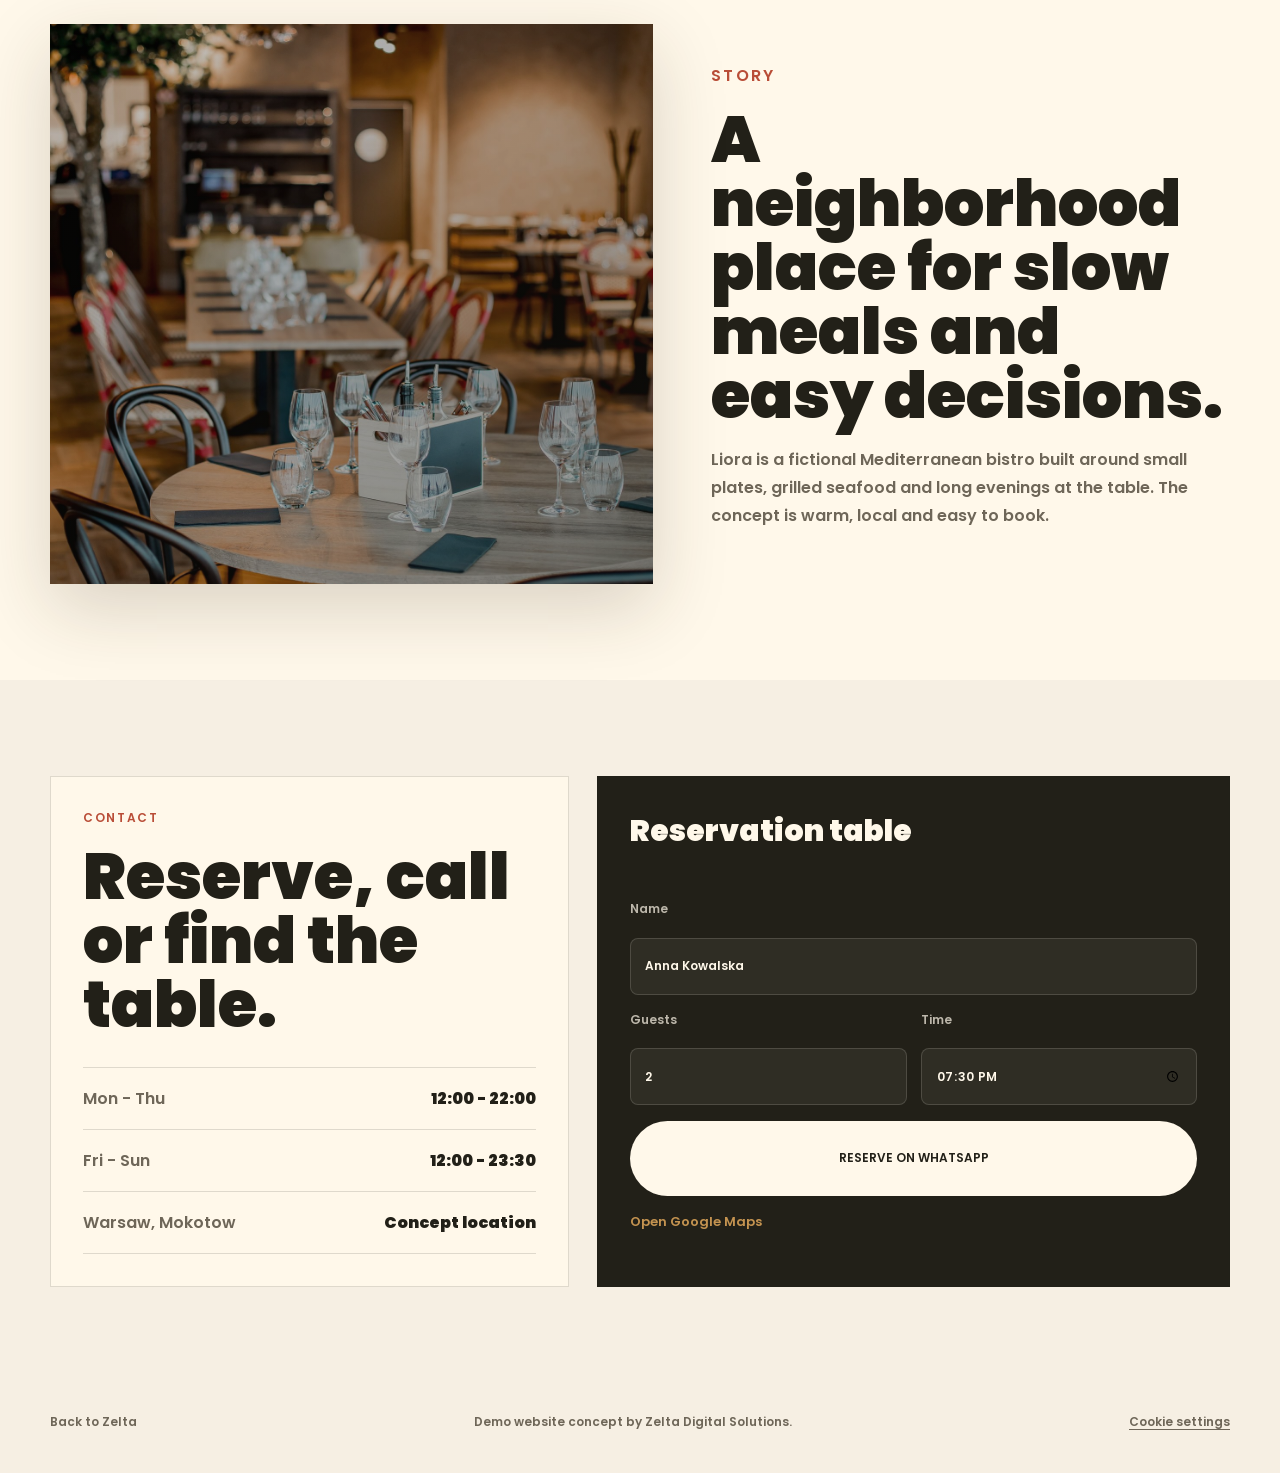
<file: demo/restaurant/index.html>
<!doctype html>
<html lang="en">
  <head>
    <script src="../../consent-default.js"></script>
    <!-- Google Tag Manager -->
    <script>
      (function(w,d,s,l,i){w[l]=w[l]||[];w[l].push({'gtm.start':
      new Date().getTime(),event:'gtm.js'});var f=d.getElementsByTagName(s)[0],
      j=d.createElement(s),dl=l!='dataLayer'?'&l='+l:'';j.async=true;j.src=
      'https://www.googletagmanager.com/gtm.js?id='+i+dl;f.parentNode.insertBefore(j,f);
      })(window,document,'script','dataLayer','GTM-TG7ZQ787');
    </script>
    <!-- End Google Tag Manager -->
    <meta charset="UTF-8" />
    <meta name="viewport" content="width=device-width, initial-scale=1.0" />
    <meta
      name="description"
      content="A multilingual restaurant website concept by Zelta with menu, opening hours, location and reservation sections."
    />
    <meta name="robots" content="index, follow, max-image-preview:large" />
    <meta name="referrer" content="strict-origin-when-cross-origin" />
    <meta
      http-equiv="Content-Security-Policy"
      content="default-src 'self'; base-uri 'none'; connect-src https://www.google-analytics.com https://region1.google-analytics.com https://analytics.google.com https://www.googletagmanager.com https://tagmanager.google.com https://tagassistant.google.com; font-src 'self'; form-action 'none'; frame-src https://www.googletagmanager.com https://tagmanager.google.com https://tagassistant.google.com; img-src 'self' data: https://www.google-analytics.com https://www.googletagmanager.com https://tagmanager.google.com https://tagassistant.google.com; object-src 'none'; script-src 'self' https://www.googletagmanager.com https://tagmanager.google.com https://tagassistant.google.com 'sha256-e0figgu2rEnt+9bxmlTLboBURaJGK2XrfyH6bnZHnjw='; style-src 'self' 'unsafe-inline' https://tagmanager.google.com https://tagassistant.google.com; upgrade-insecure-requests"
    />
    <meta name="theme-color" content="#f6efe3" />
    <meta property="og:type" content="website" />
    <meta property="og:title" content="Liora Mediterranean Bistro | Concept by Zelta" />
    <meta
      property="og:description"
      content="Reservation-focused restaurant website concept for local businesses."
    />
    <meta property="og:url" content="https://zelta.pl/demo/restaurant/" />
    <meta property="og:image" content="https://zelta.pl/assets/zelta-social-card.png" />
    <meta name="twitter:card" content="summary_large_image" />
    <meta name="twitter:title" content="Liora Mediterranean Bistro | Concept by Zelta" />
    <meta
      name="twitter:description"
      content="Reservation-focused restaurant website concept for local businesses."
    />
    <link rel="canonical" href="https://zelta.pl/demo/restaurant/" />
    <link rel="icon" type="image/png" sizes="32x32" href="../../assets/favicon-32.png" />
    <link rel="apple-touch-icon" sizes="180x180" href="../../assets/apple-touch-icon.png" />
    <link
      rel="preload"
      href="../../assets/fonts/poppins-600.ttf"
      as="font"
      type="font/ttf"
      crossorigin
    />
    <title>Liora Mediterranean Bistro | Concept by Zelta</title>
    <link rel="preload" href="assets/restaurant-hero.jpg" as="image" />
    <link rel="stylesheet" href="restaurant.css?v=20260617-3" />
    <link rel="stylesheet" href="../../cookie-consent.css" />
    <script src="restaurant.js?v=20260617-3" defer></script>
    <script src="../../cookie-consent.js" defer></script>
  </head>
  <body>
    <!-- Google Tag Manager (noscript) -->
    <noscript><iframe src="https://www.googletagmanager.com/ns.html?id=GTM-TG7ZQ787" height="0" width="0" hidden title="Google Tag Manager"></iframe></noscript>
    <!-- End Google Tag Manager (noscript) -->
    <a class="skip-link" href="#main" data-i18n="skip">Skip to content</a>

    <header class="site-header">
      <nav class="nav shell" aria-label="Main navigation" data-i18n-aria-label="navLabel">
        <a class="brand" href="#hero" aria-label="Liora Mediterranean Bistro">
          <span class="brand-mark" aria-hidden="true">Li</span>
          <span>
            <strong>Liora</strong>
            <small data-i18n="brandSub">Concept by Zelta</small>
          </span>
        </a>

        <div class="nav-note" aria-hidden="true">
          <span>Today</span>
          <strong>12:00 - 23:30</strong>
        </div>

        <div class="nav-links" id="nav-links">
          <a href="#menu" data-i18n="navMenu">Menu</a>
          <a href="#story" data-i18n="navStory">Story</a>
          <a href="#visit" data-i18n="navVisit">Contact</a>
        </div>

        <div class="nav-actions">
          <div class="language-switch" aria-label="Language" data-i18n-aria-label="languageLabel">
            <button class="lang-btn active" type="button" data-lang="en" lang="en" aria-pressed="true">EN</button>
            <button class="lang-btn" type="button" data-lang="pl" lang="pl" aria-pressed="false">PL</button>
            <button class="lang-btn" type="button" data-lang="tr" lang="tr" aria-pressed="false">TR</button>
          </div>
          <a class="nav-book" href="#booking" data-i18n="navReserve">Reserve</a>
          <button
            class="menu-button"
            type="button"
            aria-label="Open menu"
            aria-controls="nav-links"
            aria-expanded="false"
          >
            <span></span><span></span>
          </button>
        </div>
      </nav>
    </header>

    <main id="main">
      <section class="hero" id="hero">
        <div class="hero-media" aria-hidden="true">
          <img src="assets/restaurant-hero.jpg" alt="" loading="eager" decoding="async" />
        </div>
        <div class="shell hero-content">
          <p class="eyebrow" data-i18n="heroEyebrow">Mediterranean bistro concept</p>
          <h1>Liora</h1>
          <p data-i18n="heroCopy">
            Seasonal plates, warm service and simple table reservations for a local restaurant that
            wants guests to act from the first screen.
          </p>
          <div class="hero-actions" id="reserve">
            <a class="button button-primary" href="#booking" data-i18n="reserveCta">Reserve a table</a>
            <a class="button button-secondary" href="#menu" data-i18n="menuCta">View menu</a>
          </div>
        </div>
      </section>

      <section class="menu-section" id="menu">
        <div class="shell menu-layout">
          <aside class="menu-intro">
            <p class="eyebrow" data-i18n="menuKicker">Menu</p>
            <h2 data-i18n="menuTitle">Fresh plates, bright flavors, made for sharing.</h2>
            <p data-i18n="menuCopy">
              Our menu follows the season: grilled seafood, handmade pasta, warm flatbread and
              vegetables served with olive oil, herbs and lemon.
            </p>
          </aside>

          <div class="menu-board">
            <div class="menu-group">
              <div class="menu-group-header">
                <h3 data-i18n="startersTitle">Starters</h3>
                <span data-i18n="startersTime">Served all day</span>
              </div>
              <article class="dish-row">
                <span class="dish-thumb dish-olive" aria-hidden="true"></span>
                <div>
                  <h4 data-i18n="dish1Title">Charred aubergine</h4>
                  <p data-i18n="dish1Copy">Tahini, herbs, lemon oil and warm flatbread.</p>
                </div>
                <strong>34 PLN</strong>
              </article>
              <article class="dish-row">
                <span class="dish-thumb dish-tomato" aria-hidden="true"></span>
                <div>
                  <h4 data-i18n="dish2Title">Burrata & tomato</h4>
                  <p data-i18n="dish2Copy">Creamy burrata, basil, roasted tomato and sea salt.</p>
                </div>
                <strong>42 PLN</strong>
              </article>
            </div>

            <div class="menu-group">
              <div class="menu-group-header">
                <h3 data-i18n="mainsTitle">Mains</h3>
                <span data-i18n="mainsTime">Lunch & dinner</span>
              </div>
              <article class="dish-row">
                <span class="dish-thumb dish-pasta" aria-hidden="true"></span>
                <div>
                  <h4 data-i18n="dish3Title">Lemon seafood pasta</h4>
                  <p data-i18n="dish3Copy">Prawns, white wine, parsley and fresh linguine.</p>
                </div>
                <strong>68 PLN</strong>
              </article>
              <article class="dish-row">
                <span class="dish-thumb dish-fish" aria-hidden="true"></span>
                <div>
                  <h4 data-i18n="dish4Title">Grilled sea bass</h4>
                  <p data-i18n="dish4Copy">Fennel salad, olive tapenade and herb potatoes.</p>
                </div>
                <strong>76 PLN</strong>
              </article>
            </div>
          </div>
        </div>
      </section>

      <section class="story-section" id="story">
        <div class="shell story-grid">
          <div class="story-image" aria-hidden="true">
            <img src="assets/restaurant-story.jpg" alt="" loading="lazy" decoding="async" />
          </div>
          <div class="story-copy">
            <p class="eyebrow" data-i18n="storyKicker">Story</p>
            <h2 data-i18n="storyTitle">A neighborhood place for slow meals and easy decisions.</h2>
            <p data-i18n="storyCopy">
              Liora is a fictional Mediterranean bistro built around small plates, grilled seafood
              and long evenings at the table. The concept is warm, local and easy to book.
            </p>
          </div>
        </div>
      </section>

      <section class="visit-section" id="visit">
        <div class="shell visit-grid">
          <div class="visit-panel">
            <p class="eyebrow" data-i18n="visitKicker">Contact</p>
            <h2 data-i18n="visitTitle">Reserve, call or find the table.</h2>
            <div class="hours-list">
              <div><span data-i18n="weekday">Mon - Thu</span><strong>12:00 - 22:00</strong></div>
              <div><span data-i18n="weekend">Fri - Sun</span><strong>12:00 - 23:30</strong></div>
              <div><span data-i18n="address">Warsaw, Mokotow</span><strong data-i18n="addressNote">Concept location</strong></div>
            </div>
          </div>

          <form class="reservation-card" id="booking" aria-label="Reservation form" data-i18n-aria-label="bookingLabel">
            <h3 data-i18n="bookingTitle">Reservation table</h3>
            <label>
              <span data-i18n="formName">Name</span>
              <input id="reservation-name" type="text" value="Anna Kowalska" autocomplete="name" />
            </label>
            <div class="form-row">
              <label>
                <span data-i18n="formGuests">Guests</span>
                <input id="reservation-guests" type="number" value="2" min="1" max="12" />
              </label>
              <label>
                <span data-i18n="formTime">Time</span>
                <input id="reservation-time" type="time" value="19:30" />
              </label>
            </div>
            <a
              class="button button-primary"
              id="whatsapp-reservation"
              href="https://wa.me/48123456789"
              target="_blank"
              rel="noopener nofollow"
              data-i18n="bookingCta"
            >Reserve on WhatsApp</a>
            <a class="map-link" href="https://maps.google.com/" target="_blank" rel="noopener nofollow" data-i18n="mapCta">Open Google Maps</a>
          </form>
        </div>
      </section>
    </main>

    <footer class="footer shell">
      <a href="../../" data-i18n="backToZelta">Back to Zelta</a>
      <span data-i18n="footerNote">Demo website concept by Zelta Digital Solutions.</span>
      <button class="footer-cookie-link" type="button" data-cookie-settings>Cookie settings</button>
    </footer>
  </body>
</html>
</file>
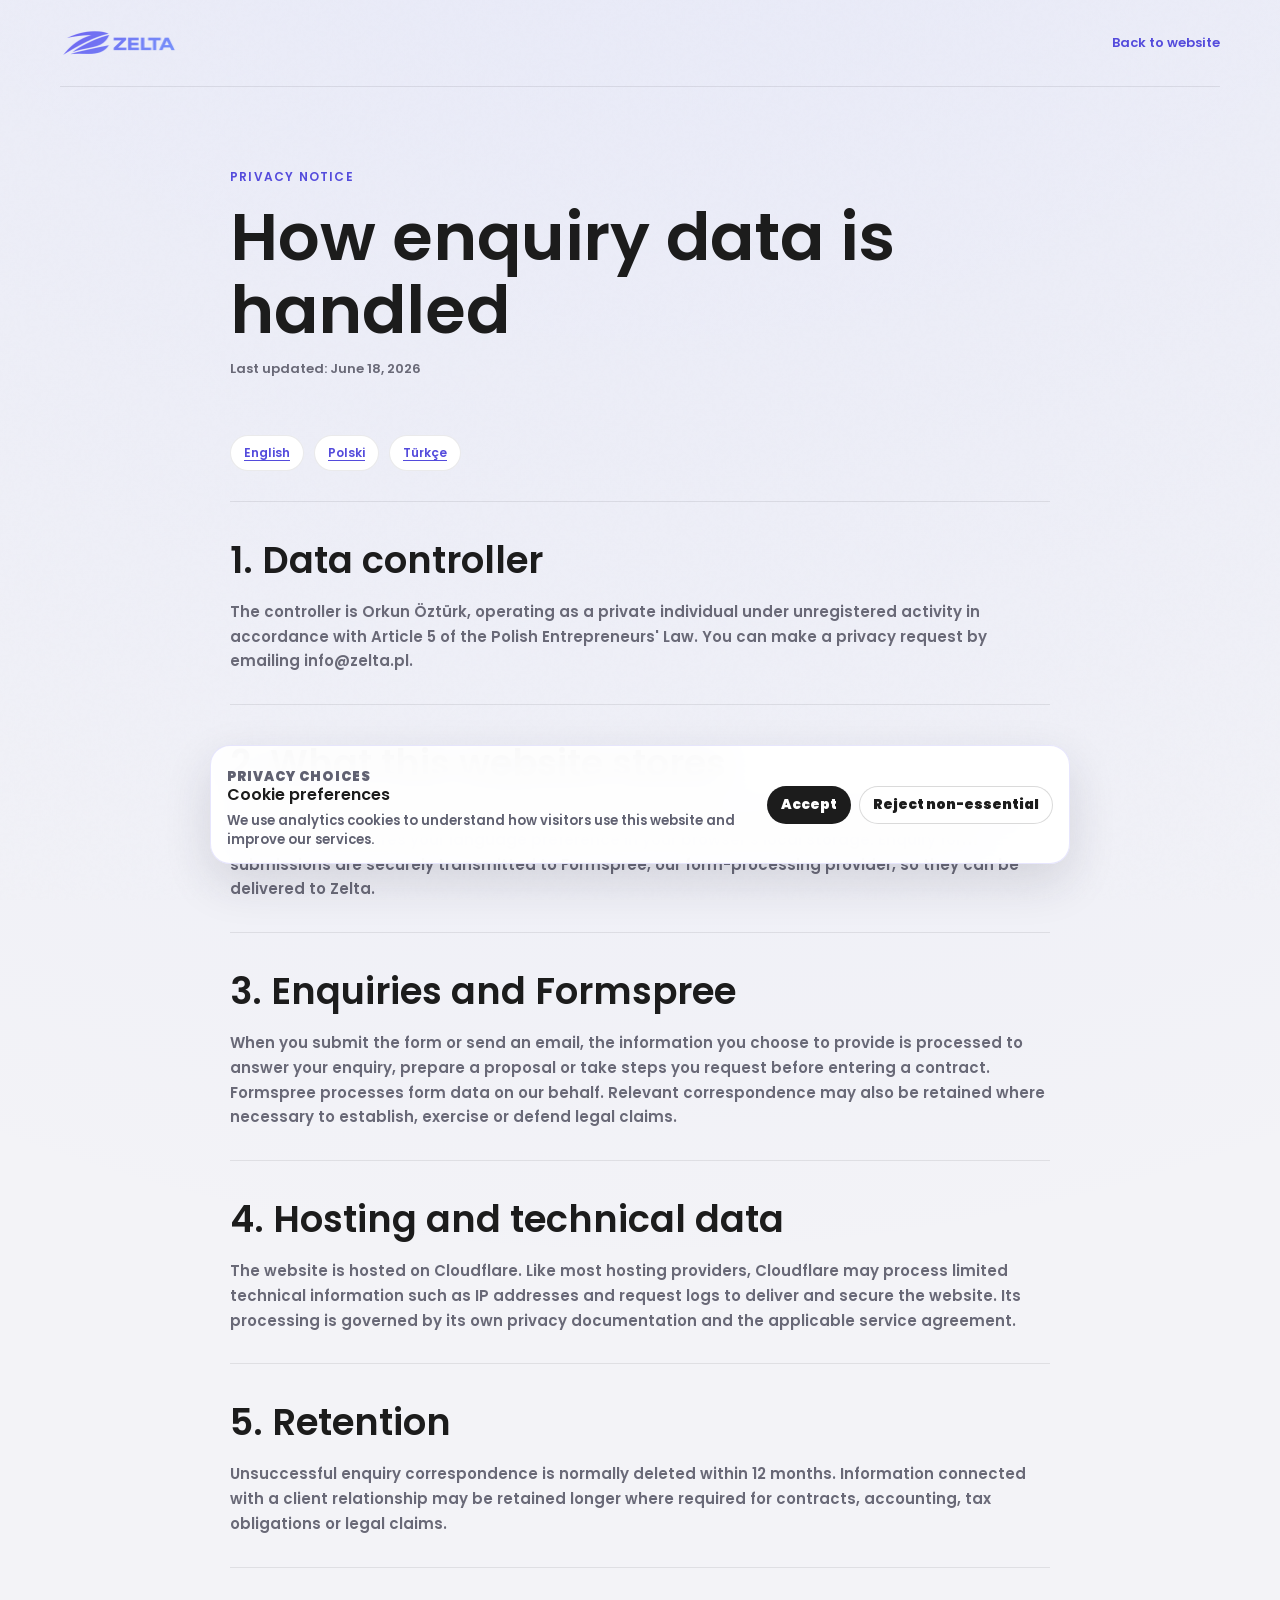
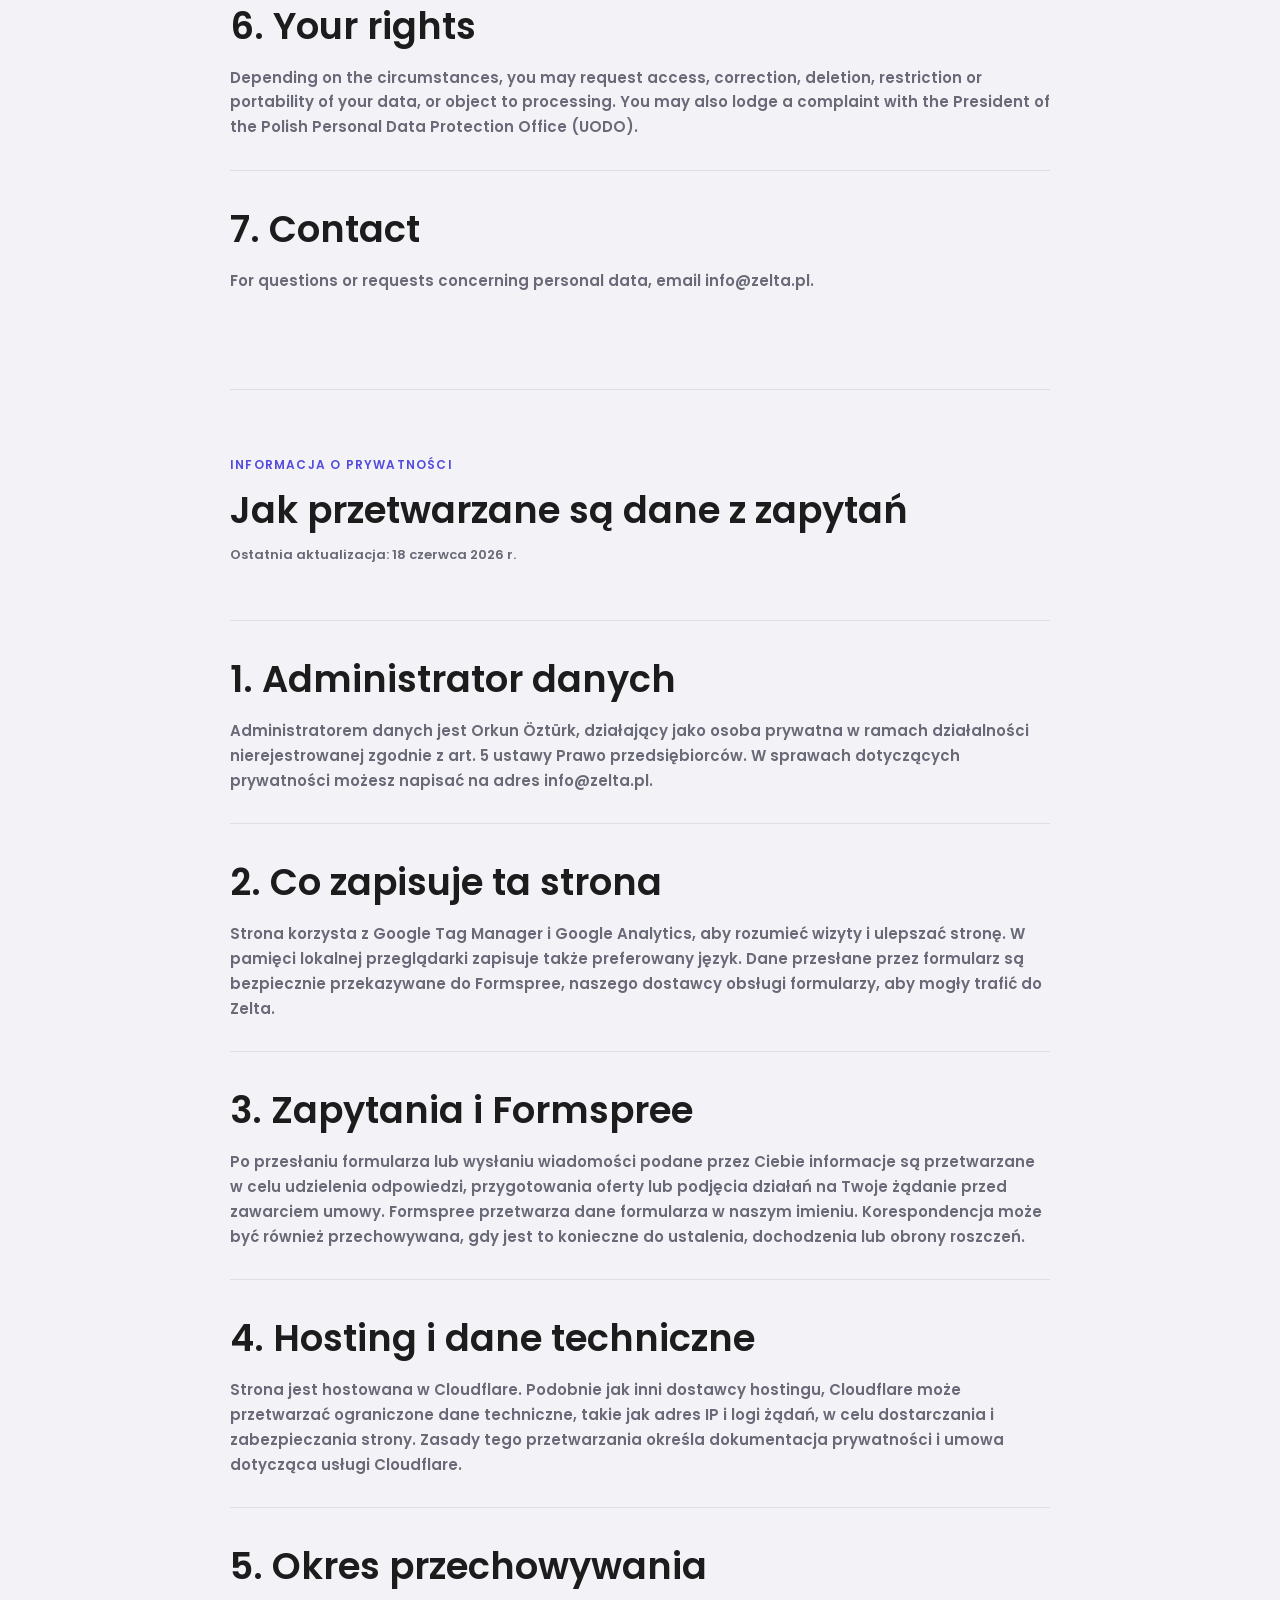
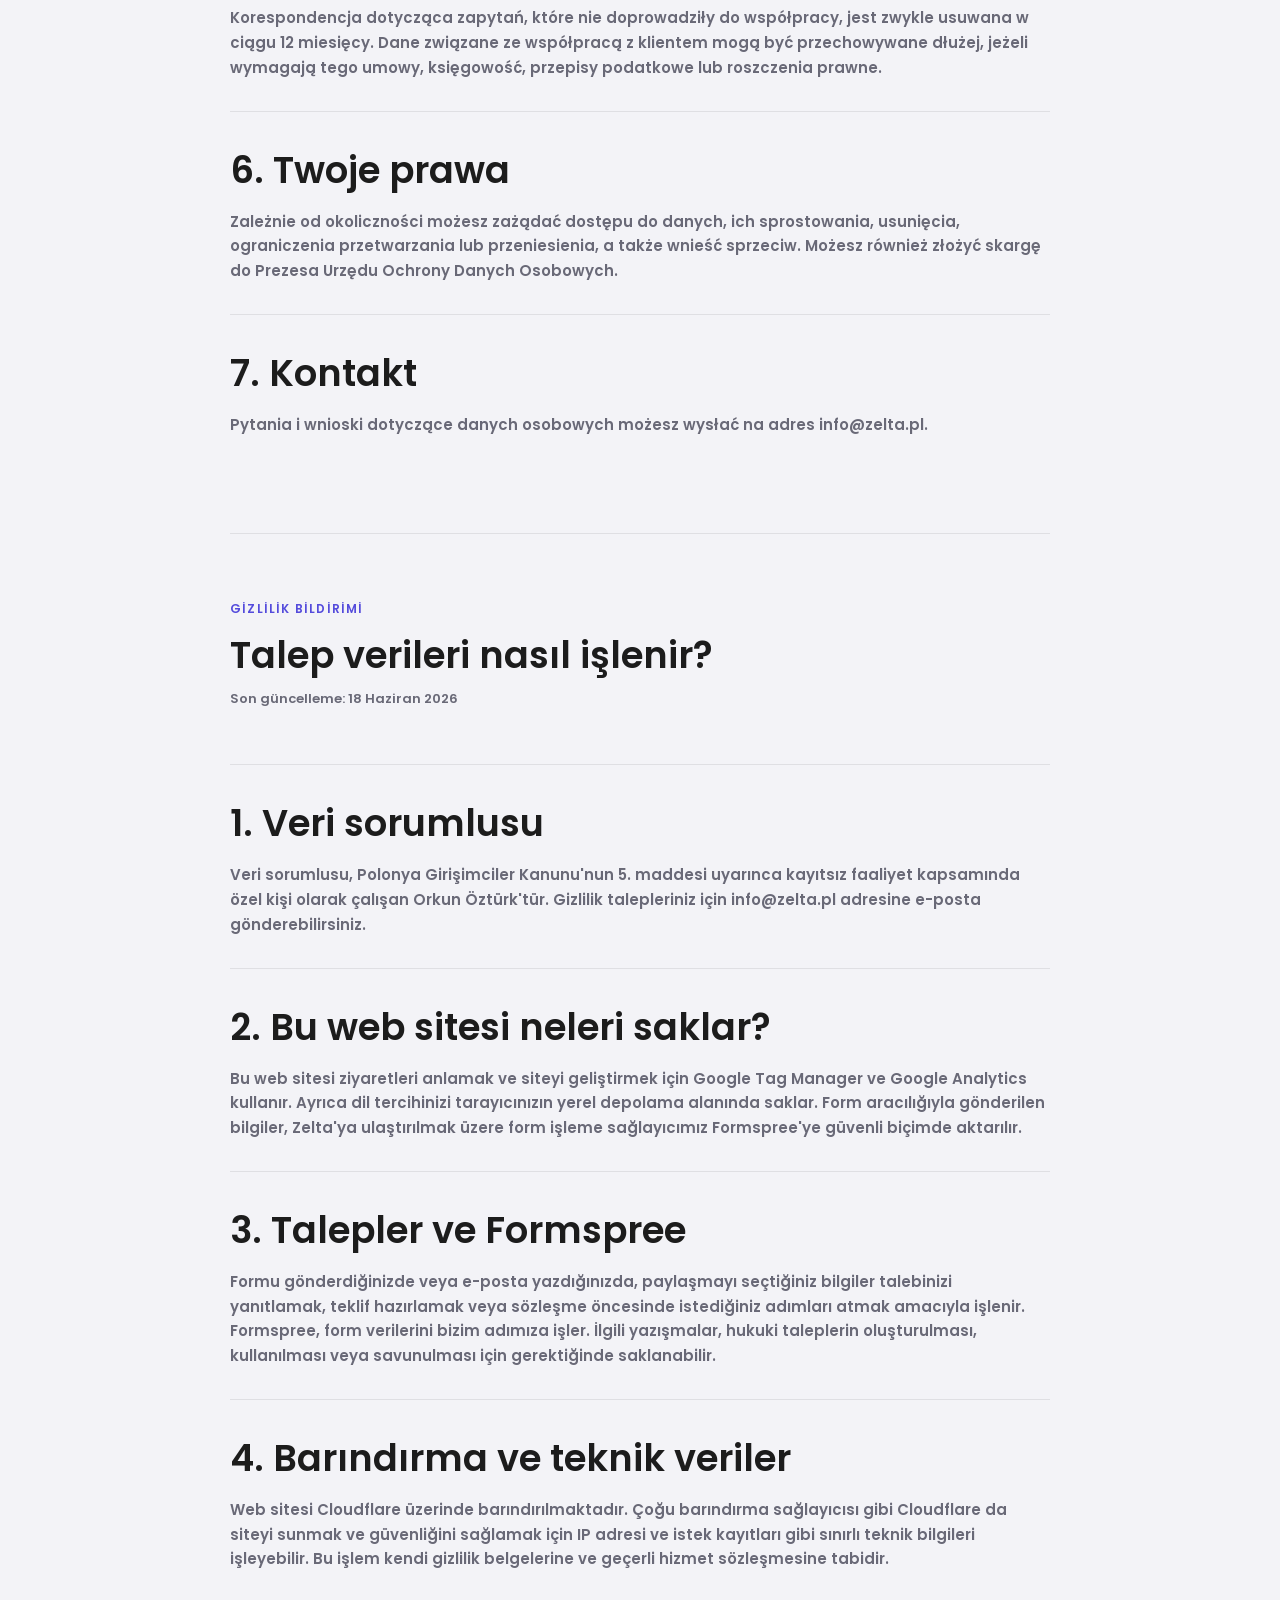
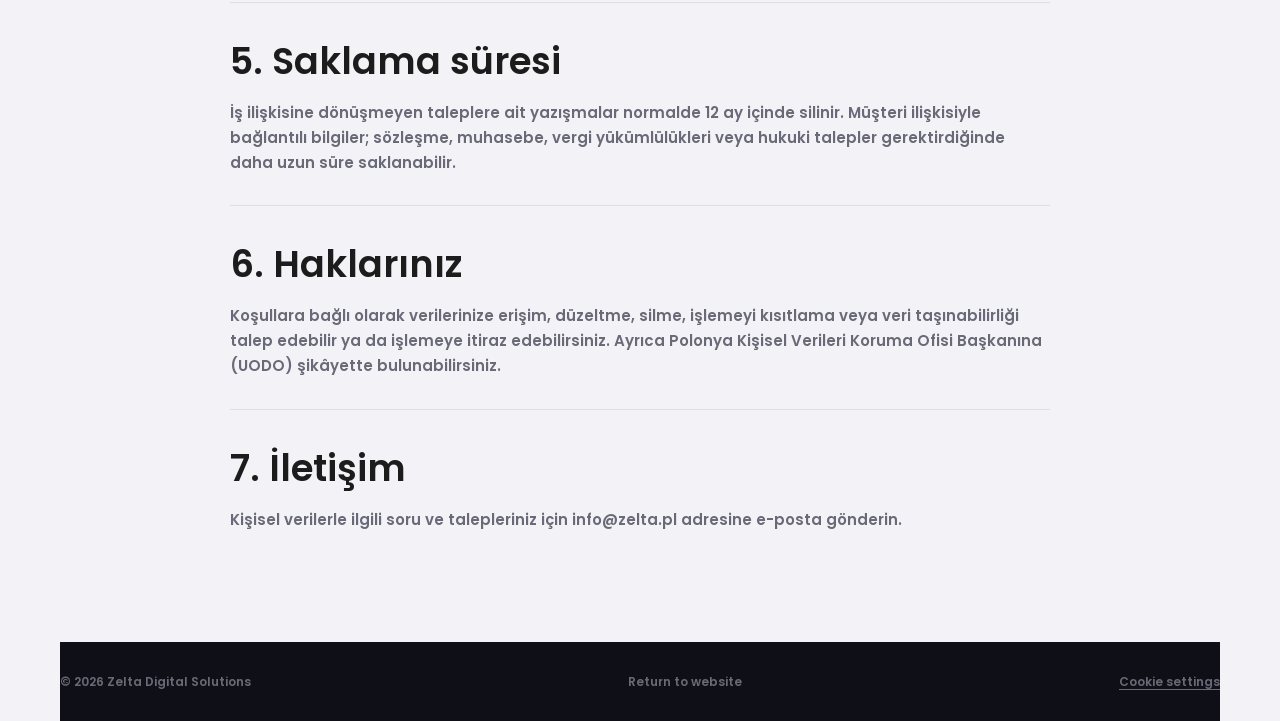
<file: privacy.html>
<!doctype html>
<html lang="en">
  <head>
    <script src="consent-default.js"></script>
    <!-- Google Tag Manager -->
    <script>
      (function(w,d,s,l,i){w[l]=w[l]||[];w[l].push({'gtm.start':
      new Date().getTime(),event:'gtm.js'});var f=d.getElementsByTagName(s)[0],
      j=d.createElement(s),dl=l!='dataLayer'?'&l='+l:'';j.async=true;j.src=
      'https://www.googletagmanager.com/gtm.js?id='+i+dl;f.parentNode.insertBefore(j,f);
      })(window,document,'script','dataLayer','GTM-TG7ZQ787');
    </script>
    <!-- End Google Tag Manager -->
    <meta charset="UTF-8" />
    <meta name="viewport" content="width=device-width, initial-scale=1.0" />
    <meta name="description" content="Privacy notice for enquiries sent to Zelta Digital Solutions." />
    <meta name="robots" content="noindex, follow" />
    <meta name="referrer" content="strict-origin-when-cross-origin" />
    <meta
      http-equiv="Content-Security-Policy"
      content="default-src 'self'; base-uri 'none'; connect-src https://www.google-analytics.com https://region1.google-analytics.com https://analytics.google.com https://www.googletagmanager.com https://tagmanager.google.com https://tagassistant.google.com; font-src 'self'; form-action 'none'; frame-src https://www.googletagmanager.com https://tagmanager.google.com https://tagassistant.google.com; img-src 'self' data: https://www.google-analytics.com https://www.googletagmanager.com https://tagmanager.google.com https://tagassistant.google.com; object-src 'none'; script-src 'self' https://www.googletagmanager.com https://tagmanager.google.com https://tagassistant.google.com 'sha256-e0figgu2rEnt+9bxmlTLboBURaJGK2XrfyH6bnZHnjw='; style-src 'self' 'unsafe-inline' https://tagmanager.google.com https://tagassistant.google.com; upgrade-insecure-requests"
    />
    <meta name="theme-color" content="#f3f3f7" />
    <link rel="canonical" href="https://zelta.pl/privacy.html" />
    <link rel="icon" type="image/png" sizes="32x32" href="assets/favicon-32.png" />
    <link rel="stylesheet" href="styles.css?v=20260616-1" />
    <link rel="stylesheet" href="cookie-consent.css" />
    <script src="cookie-consent.js" defer></script>
    <title>Privacy Notice | Zelta Digital Solutions</title>
  </head>
  <body class="legal-page">
    <!-- Google Tag Manager (noscript) -->
    <noscript><iframe src="https://www.googletagmanager.com/ns.html?id=GTM-TG7ZQ787" height="0" width="0" hidden title="Google Tag Manager"></iframe></noscript>
    <!-- End Google Tag Manager (noscript) -->
    <header class="legal-header shell">
      <a href="index.html" aria-label="Return to Zelta home">
        <img
          class="header-logo"
          src="assets/zelta-logo-header.png"
          width="480"
          height="120"
          alt="Zelta Digital Solutions"
        />
      </a>
      <a class="legal-back" href="index.html">Back to website</a>
    </header>

    <main class="legal-content shell">
      <p class="legal-kicker">Privacy notice</p>
      <h1>How enquiry data is handled</h1>
      <p class="legal-updated">Last updated: June 18, 2026</p>
      <nav class="legal-language-nav" aria-label="Privacy notice languages">
        <a href="#privacy-en" lang="en">English</a>
        <a href="#privacy-pl" lang="pl">Polski</a>
        <a href="#privacy-tr" lang="tr">Türkçe</a>
      </nav>

      <div id="privacy-en" lang="en">
      <section>
        <h2>1. Data controller</h2>
        <p>
          The controller is Orkun Öztürk, operating as a private individual under unregistered activity
          in accordance with Article 5 of the Polish Entrepreneurs' Law. You can make a privacy request
          by emailing <span class="legal-email" aria-label="info at zelta dot pl"><span>info</span><span aria-hidden="true">@</span><span>zelta.pl</span></span>.
        </p>
      </section>

      <section>
        <h2>2. What this website stores</h2>
        <p>
          This website uses Google Tag Manager and Google Analytics to understand visits and improve
          the website. It also stores your language preference in your browser’s local storage. Enquiry
          form submissions are securely transmitted to Formspree, our form-processing provider, so they
          can be delivered to Zelta.
        </p>
      </section>

      <section>
        <h2>3. Enquiries and Formspree</h2>
        <p>
          When you submit the form or send an email, the information you choose to provide is processed
          to answer your enquiry, prepare a proposal or take steps you request before entering a
          contract. Formspree processes form data on our behalf. Relevant correspondence may also be
          retained where necessary to establish, exercise or defend legal claims.
        </p>
      </section>

      <section>
        <h2>4. Hosting and technical data</h2>
        <p>
          The website is hosted on Cloudflare. Like most hosting providers, Cloudflare
          may process limited technical information such as IP addresses and request logs to deliver
          and secure the website. Its processing is governed by its own privacy documentation and the
          applicable service agreement.
        </p>
      </section>

      <section>
        <h2>5. Retention</h2>
        <p>
          Unsuccessful enquiry correspondence is normally deleted within 12 months. Information
          connected with a client relationship may be retained longer where required for contracts,
          accounting, tax obligations or legal claims.
        </p>
      </section>

      <section>
        <h2>6. Your rights</h2>
        <p>
          Depending on the circumstances, you may request access, correction, deletion, restriction or
          portability of your data, or object to processing. You may also lodge a complaint with the
          President of the Polish Personal Data Protection Office (UODO).
        </p>
      </section>

      <section>
        <h2>7. Contact</h2>
        <p>
          For questions or requests concerning personal data, email
          <span class="legal-email" aria-label="info at zelta dot pl"><span>info</span><span aria-hidden="true">@</span><span>zelta.pl</span></span>.
        </p>
      </section>
      </div>

      <div class="legal-language-divider" aria-hidden="true"></div>

      <div id="privacy-pl" lang="pl">
        <p class="legal-kicker">Informacja o prywatności</p>
        <h2 class="legal-language-title">Jak przetwarzane są dane z zapytań</h2>
        <p class="legal-updated">Ostatnia aktualizacja: 18 czerwca 2026 r.</p>

        <section>
          <h2>1. Administrator danych</h2>
          <p>
            Administratorem danych jest Orkun Öztürk, działający jako osoba prywatna w ramach działalności
            nierejestrowanej zgodnie z art. 5 ustawy Prawo przedsiębiorców. W sprawach dotyczących
            prywatności możesz napisać na adres <span class="legal-email" aria-label="info małpa zelta kropka pl"><span>info</span><span aria-hidden="true">@</span><span>zelta.pl</span></span>.
          </p>
        </section>

        <section>
          <h2>2. Co zapisuje ta strona</h2>
          <p>
            Strona korzysta z Google Tag Manager i Google Analytics, aby rozumieć wizyty i ulepszać
            stronę. W pamięci lokalnej przeglądarki zapisuje także preferowany język. Dane przesłane
            przez formularz są bezpiecznie przekazywane do Formspree, naszego dostawcy obsługi
            formularzy, aby mogły trafić do Zelta.
          </p>
        </section>

        <section>
          <h2>3. Zapytania i Formspree</h2>
          <p>
            Po przesłaniu formularza lub wysłaniu wiadomości podane przez Ciebie informacje są
            przetwarzane w celu udzielenia odpowiedzi, przygotowania oferty lub podjęcia działań na
            Twoje żądanie przed zawarciem umowy. Formspree przetwarza dane formularza w naszym imieniu.
            Korespondencja może być również przechowywana, gdy jest to konieczne do ustalenia,
            dochodzenia lub obrony roszczeń.
          </p>
        </section>

        <section>
          <h2>4. Hosting i dane techniczne</h2>
          <p>
            Strona jest hostowana w Cloudflare. Podobnie jak inni dostawcy hostingu, Cloudflare może
            przetwarzać ograniczone dane techniczne, takie jak adres IP i logi żądań, w celu dostarczania
            i zabezpieczania strony. Zasady tego przetwarzania określa dokumentacja prywatności i umowa
            dotycząca usługi Cloudflare.
          </p>
        </section>

        <section>
          <h2>5. Okres przechowywania</h2>
          <p>
            Korespondencja dotycząca zapytań, które nie doprowadziły do współpracy, jest zwykle usuwana
            w ciągu 12 miesięcy. Dane związane ze współpracą z klientem mogą być przechowywane dłużej,
            jeżeli wymagają tego umowy, księgowość, przepisy podatkowe lub roszczenia prawne.
          </p>
        </section>

        <section>
          <h2>6. Twoje prawa</h2>
          <p>
            Zależnie od okoliczności możesz zażądać dostępu do danych, ich sprostowania, usunięcia,
            ograniczenia przetwarzania lub przeniesienia, a także wnieść sprzeciw. Możesz również złożyć
            skargę do Prezesa Urzędu Ochrony Danych Osobowych.
          </p>
        </section>

        <section>
          <h2>7. Kontakt</h2>
          <p>
            Pytania i wnioski dotyczące danych osobowych możesz wysłać na adres
            <span class="legal-email" aria-label="info małpa zelta kropka pl"><span>info</span><span aria-hidden="true">@</span><span>zelta.pl</span></span>.
          </p>
        </section>
      </div>

      <div class="legal-language-divider" aria-hidden="true"></div>

      <div id="privacy-tr" lang="tr">
        <p class="legal-kicker">Gizlilik bildirimi</p>
        <h2 class="legal-language-title">Talep verileri nasıl işlenir?</h2>
        <p class="legal-updated">Son güncelleme: 18 Haziran 2026</p>

        <section>
          <h2>1. Veri sorumlusu</h2>
          <p>
            Veri sorumlusu, Polonya Girişimciler Kanunu'nun 5. maddesi uyarınca kayıtsız faaliyet
            kapsamında özel kişi olarak çalışan Orkun Öztürk'tür. Gizlilik talepleriniz için
            <span class="legal-email" aria-label="info et zelta nokta pl"><span>info</span><span aria-hidden="true">@</span><span>zelta.pl</span></span> adresine e-posta gönderebilirsiniz.
          </p>
        </section>

        <section>
          <h2>2. Bu web sitesi neleri saklar?</h2>
          <p>
            Bu web sitesi ziyaretleri anlamak ve siteyi geliştirmek için Google Tag Manager ve Google
            Analytics kullanır. Ayrıca dil tercihinizi tarayıcınızın yerel depolama alanında saklar.
            Form aracılığıyla gönderilen bilgiler, Zelta'ya ulaştırılmak üzere form işleme sağlayıcımız
            Formspree'ye güvenli biçimde aktarılır.
          </p>
        </section>

        <section>
          <h2>3. Talepler ve Formspree</h2>
          <p>
            Formu gönderdiğinizde veya e-posta yazdığınızda, paylaşmayı seçtiğiniz bilgiler talebinizi
            yanıtlamak, teklif hazırlamak veya sözleşme öncesinde istediğiniz adımları atmak amacıyla
            işlenir. Formspree, form verilerini bizim adımıza işler. İlgili yazışmalar, hukuki
            taleplerin oluşturulması, kullanılması veya savunulması için gerektiğinde saklanabilir.
          </p>
        </section>

        <section>
          <h2>4. Barındırma ve teknik veriler</h2>
          <p>
            Web sitesi Cloudflare üzerinde barındırılmaktadır. Çoğu barındırma sağlayıcısı
            gibi Cloudflare da siteyi sunmak ve güvenliğini sağlamak için IP adresi ve istek kayıtları
            gibi sınırlı teknik bilgileri işleyebilir. Bu işlem kendi gizlilik belgelerine ve geçerli
            hizmet sözleşmesine tabidir.
          </p>
        </section>

        <section>
          <h2>5. Saklama süresi</h2>
          <p>
            İş ilişkisine dönüşmeyen taleplere ait yazışmalar normalde 12 ay içinde silinir. Müşteri
            ilişkisiyle bağlantılı bilgiler; sözleşme, muhasebe, vergi yükümlülükleri veya hukuki
            talepler gerektirdiğinde daha uzun süre saklanabilir.
          </p>
        </section>

        <section>
          <h2>6. Haklarınız</h2>
          <p>
            Koşullara bağlı olarak verilerinize erişim, düzeltme, silme, işlemeyi kısıtlama veya veri
            taşınabilirliği talep edebilir ya da işlemeye itiraz edebilirsiniz. Ayrıca Polonya Kişisel
            Verileri Koruma Ofisi Başkanına (UODO) şikâyette bulunabilirsiniz.
          </p>
        </section>

        <section>
          <h2>7. İletişim</h2>
          <p>
            Kişisel verilerle ilgili soru ve talepleriniz için
            <span class="legal-email" aria-label="info et zelta nokta pl"><span>info</span><span aria-hidden="true">@</span><span>zelta.pl</span></span> adresine e-posta gönderin.
          </p>
        </section>
      </div>
    </main>

    <footer class="legal-footer shell">
      <span>© 2026 Zelta Digital Solutions</span>
      <a href="index.html">Return to website</a>
      <button class="footer-cookie-link" type="button" data-cookie-settings>Cookie settings</button>
    </footer>
  </body>
</html>
</file>
<file: styles.css>
@font-face {
  font-family: "Poppins";
  src: url("assets/fonts/poppins-600.ttf") format("truetype");
  font-style: normal;
  font-weight: 600;
  font-display: swap;
}

@font-face {
  font-family: "Poppins";
  src: url("assets/fonts/poppins-600-italic.ttf") format("truetype");
  font-style: italic;
  font-weight: 600;
  font-display: swap;
}

@font-face {
  font-family: "Poppins";
  src: url("assets/fonts/poppins-900.ttf") format("truetype");
  font-style: normal;
  font-weight: 900;
  font-display: swap;
}

@font-face {
  font-family: "Poppins";
  src: url("assets/fonts/poppins-900-italic.ttf") format("truetype");
  font-style: italic;
  font-weight: 900;
  font-display: swap;
}

:root {
  --bg: #f3f3f7;
  --surface: rgba(255, 255, 255, 0.72);
  --white: #fff;
  --ink: #1c1c1c;
  --muted: #696977;
  --line: rgba(27, 27, 35, 0.09);
  --purple: #6d65f7;
  --purple-dark: #544bdc;
  --blue: #7b9cff;
  --green: #a8f0ca;
  --dark: #171823;
  --shadow: 0 20px 60px rgba(39, 37, 78, 0.09);
  --soft-shadow: 0 10px 30px rgba(34, 32, 67, 0.08), inset 0 0 0 1px rgba(255, 255, 255, 0.75);
  --radius: 30px;
  --framer-font-family: "Poppins", "Poppins Placeholder", sans-serif;
  --framer-font-family-bold: "Poppins", sans-serif;
  --framer-font-family-bold-italic: "Poppins", sans-serif;
  --framer-font-family-italic: "Poppins", "Poppins Placeholder", sans-serif;
  --framer-font-open-type-features: normal;
  --framer-font-size: 34px;
  --framer-font-style: normal;
  --framer-font-style-bold: normal;
  --framer-font-style-bold-italic: italic;
  --framer-font-style-italic: italic;
  --framer-font-variation-axes: normal;
  --framer-font-weight: 600;
  --framer-font-weight-bold: 900;
  --framer-font-weight-bold-italic: 900;
  --framer-font-weight-italic: 600;
  --framer-letter-spacing: 0em;
  --framer-line-height: 1.2em;
  --framer-paragraph-spacing: 0px;
  --framer-text-alignment: start;
  --framer-text-color: #1c1c1c;
  --framer-text-decoration: none;
  --framer-text-stroke-color: initial;
  --framer-text-stroke-width: initial;
  --framer-text-transform: none;
}

* {
  box-sizing: border-box;
}

html {
  scroll-behavior: smooth;
  scroll-padding-top: 120px;
}

body {
  margin: 0;
  color: var(--ink);
  background:
    radial-gradient(circle at 50% -10%, rgba(124, 144, 255, 0.12), transparent 30%),
    var(--bg);
  font-family: var(--framer-font-family);
  font-style: var(--framer-font-style);
  font-weight: var(--framer-font-weight);
  font-variant-ligatures: common-ligatures;
  -webkit-font-smoothing: antialiased;
}

body::before {
  position: fixed;
  inset: 0;
  z-index: -1;
  content: "";
  opacity: 0.25;
  pointer-events: none;
  background-image: url("data:image/svg+xml,%3Csvg viewBox='0 0 180 180' xmlns='http://www.w3.org/2000/svg'%3E%3Cfilter id='n'%3E%3CfeTurbulence type='fractalNoise' baseFrequency='.9' numOctaves='3' stitchTiles='stitch'/%3E%3C/filter%3E%3Crect width='100%25' height='100%25' filter='url(%23n)' opacity='.04'/%3E%3C/svg%3E");
}

button,
input,
textarea,
select {
  font: inherit;
}

a {
  color: inherit;
  text-decoration: none;
}

:focus-visible {
  outline: 3px solid #8b83ff;
  outline-offset: 3px;
}

p {
  line-height: 1.65;
}

.shell {
  width: min(1160px, calc(100% - 40px));
  margin-inline: auto;
}

.skip-link {
  position: fixed;
  top: 12px;
  left: 12px;
  z-index: 1000;
  width: 1px;
  height: 1px;
  padding: 10px 16px;
  overflow: hidden;
  clip-path: inset(50%);
  white-space: nowrap;
  color: white;
  background: var(--dark);
  border-radius: 10px;
}

.skip-link:focus-visible {
  width: auto;
  height: auto;
  overflow: visible;
  clip-path: none;
  white-space: normal;
}

.site-header {
  position: fixed;
  top: 20px;
  right: 0;
  left: 0;
  z-index: 100;
}

.nav {
  display: flex;
  width: min(900px, calc(100% - 32px));
  min-height: 66px;
  padding: 8px 9px 8px 16px;
  align-items: center;
  justify-content: space-between;
  border: 1px solid rgba(255, 255, 255, 0.9);
  border-radius: 999px;
  background: rgba(248, 248, 251, 0.78);
  box-shadow: 0 8px 30px rgba(36, 35, 66, 0.1);
  backdrop-filter: blur(18px);
}

.brand {
  display: inline-flex;
  gap: 9px;
  align-items: center;
  font-family: var(--framer-font-family-bold);
  font-size: 19px;
  font-weight: var(--framer-font-weight-bold);
  letter-spacing: -0.04em;
}

.header-logo {
  display: block;
  width: 118px;
  height: auto;
}

.nav-links {
  display: flex;
  gap: 24px;
  align-items: center;
  font-size: 14px;
  font-weight: 500;
}

.nav-links a {
  transition: color 0.2s ease;
}

.nav-links a:hover,
.nav-links a:focus-visible {
  color: var(--purple);
}

.nav-actions {
  display: flex;
  gap: 9px;
  align-items: center;
}

.language-switch {
  display: flex;
  padding: 4px;
  border-radius: 999px;
  background: rgba(28, 28, 35, 0.06);
}

.lang-btn {
  min-width: 31px;
  height: 27px;
  padding: 0;
  color: var(--muted);
  border: 0;
  border-radius: 999px;
  background: transparent;
  font-size: 11px;
  font-weight: 700;
  cursor: pointer;
}

.lang-btn.active {
  color: var(--ink);
  background: white;
  box-shadow: 0 2px 8px rgba(0, 0, 0, 0.08);
}

.circle-button {
  display: grid;
  width: 48px;
  height: 48px;
  color: white;
  border-radius: 50%;
  place-items: center;
  background: linear-gradient(145deg, #7d73ff, #627df4);
  box-shadow: 0 8px 22px rgba(95, 85, 232, 0.3);
  transition: transform 0.2s ease;
}

.circle-button:hover {
  transform: rotate(8deg) scale(1.04);
}

.icon {
  display: block;
  width: 18px;
  height: 18px;
  flex: 0 0 auto;
  fill: none;
  stroke: currentColor;
  stroke-width: 1.8;
  stroke-linecap: round;
  stroke-linejoin: round;
}

.menu-button {
  display: none;
}

.hero {
  position: relative;
  display: flex;
  min-height: 680px;
  padding-top: 135px;
  flex-direction: column;
  align-items: center;
  justify-content: center;
  text-align: center;
  overflow: hidden;
}

.hero::before {
  position: absolute;
  top: 205px;
  left: 50%;
  z-index: -1;
  width: 680px;
  height: 390px;
  content: "";
  border: 1px solid rgba(118, 108, 246, 0.08);
  border-radius: 50%;
  background: radial-gradient(circle, rgba(255, 255, 255, 0.83), rgba(255, 255, 255, 0) 67%);
  transform: translateX(-50%);
}

.eyebrow {
  display: inline-flex;
  gap: 10px;
  padding: 10px 17px;
  align-items: center;
  color: #4c4b57;
  border: 1px solid rgba(255, 255, 255, 0.8);
  border-radius: 999px;
  background: rgba(255, 255, 255, 0.58);
  box-shadow: var(--soft-shadow);
  font-size: 14px;
}

.live-dot {
  width: 8px;
  height: 8px;
  border-radius: 50%;
  background: #49c485;
  box-shadow: 0 0 0 4px rgba(73, 196, 133, 0.13);
}

h1,
h2,
h3 {
  margin-top: 0;
  font-family: var(--framer-font-family);
  font-weight: var(--framer-font-weight);
  letter-spacing: var(--framer-letter-spacing);
}

h1 {
  max-width: 920px;
  margin: 34px auto 24px;
  font-size: 3.3em;
  line-height: 1.03;
  font-weight: var(--framer-font-weight);
}

h2 {
  font-size: 2.3em;
}

h1 span {
  display: block;
}

.gradient-text {
  color: transparent;
  background: linear-gradient(100deg, #6558e7 8%, #7998fb 55%, #6f64ee 95%);
  background-clip: text;
  -webkit-background-clip: text;
}

.hero-copy {
  max-width: 660px;
  margin: 0 auto;
  color: var(--muted);
  font-size: 18px;
}

.hero-actions {
  display: flex;
  gap: 28px;
  margin-top: 35px;
  align-items: center;
}

.button {
  display: inline-flex;
  min-height: 54px;
  padding: 0 24px;
  gap: 12px;
  align-items: center;
  justify-content: center;
  border: 0;
  border-radius: 999px;
  font-weight: 600;
  cursor: pointer;
  transition: transform 0.2s ease, box-shadow 0.2s ease;
}

.button:hover {
  transform: translateY(-2px);
}

.button-primary {
  color: white;
  background: linear-gradient(135deg, #6d62f0, #7591fb);
  box-shadow: 0 12px 28px rgba(99, 86, 231, 0.28);
}

.button-secondary {
  border: 1px solid var(--line);
  background: #f7f7fa;
}

.text-link {
  display: flex;
  gap: 10px;
  align-items: center;
  font-weight: 600;
}

.trust-row {
  display: flex;
  gap: 16px;
  margin-top: 54px;
  align-items: center;
  text-align: left;
}

.trust-row p {
  margin: 3px 0 0;
  color: var(--muted);
  font-size: 13px;
}

.proof-strip {
  padding: 0 0 24px;
}

.proof-strip-inner {
  display: flex;
  min-height: 76px;
  padding: 16px 22px;
  align-items: center;
  justify-content: space-between;
  gap: 24px;
  border: 1px solid rgba(109, 98, 240, 0.13);
  border-radius: 22px;
  background: rgba(255, 255, 255, 0.62);
  box-shadow: 0 16px 35px rgba(44, 42, 78, 0.07);
}

.proof-strip strong {
  max-width: 390px;
  color: var(--ink);
  font-size: 14px;
}

.proof-tags {
  display: flex;
  flex-wrap: wrap;
  justify-content: flex-end;
  gap: 8px;
}

.proof-tags span {
  padding: 7px 11px;
  color: #555568;
  border: 1px solid rgba(28, 28, 35, 0.08);
  border-radius: 999px;
  background: white;
  font-size: 11px;
  font-weight: 600;
}

.avatar-stack {
  display: flex;
  padding: 6px 12px;
  border: 1px solid white;
  border-radius: 999px;
  background: rgba(255, 255, 255, 0.55);
  box-shadow: var(--soft-shadow);
}

.avatar-stack span {
  display: grid;
  width: 34px;
  height: 34px;
  margin-left: -7px;
  color: white;
  border: 2px solid white;
  border-radius: 50%;
  place-items: center;
  background: #262735;
  font-size: 10px;
  font-weight: 700;
}

.avatar-stack span:first-child {
  margin-left: 0;
  background: #c8524d;
}

.avatar-stack span:nth-child(2) {
  background: #6b73e8;
}

.trust-label {
  display: block;
  color: var(--ink);
  font-size: 12px;
  font-weight: 600;
}

.section {
  padding-top: 82px;
  padding-bottom: 82px;
}

.section-heading {
  margin-bottom: 36px;
}

.centered {
  max-width: 760px;
  margin-right: auto;
  margin-left: auto;
  text-align: center;
}

.section-kicker {
  display: inline-flex;
  gap: 10px;
  margin-bottom: 18px;
  align-items: center;
  color: var(--purple-dark);
  font-size: 13px;
  font-weight: 700;
  text-transform: uppercase;
  letter-spacing: 0.09em;
}

.section-kicker span:first-child {
  display: grid;
  width: 28px;
  height: 28px;
  border: 1px solid rgba(99, 88, 224, 0.2);
  border-radius: 50%;
  place-items: center;
  font-size: 10px;
}

.section-heading h2 {
  margin-bottom: 18px;
  font-size: 2.3em;
  line-height: 1.08;
}

.section-heading p {
  max-width: 590px;
  margin: 0;
  color: var(--muted);
  font-size: 17px;
}

.centered p {
  margin-inline: auto;
}

.split-heading {
  display: grid;
  grid-template-columns: 1.25fr 0.75fr;
  gap: 90px;
  align-items: end;
}

.split-heading h2 {
  margin: 0;
}

.services-heading {
  max-width: 820px;
}

.services-heading h2 {
  margin: 0;
}

.process-grid {
  display: grid;
  grid-template-columns: repeat(3, 1fr);
  gap: 18px;
}

.process-card {
  min-height: 260px;
  padding: 25px;
  border: 1px solid rgba(255, 255, 255, 0.9);
  border-radius: var(--radius);
  background: rgba(255, 255, 255, 0.58);
  box-shadow: var(--soft-shadow);
}

.process-card.featured {
  color: white;
  background:
    radial-gradient(circle at 90% 0, rgba(151, 176, 255, 0.55), transparent 35%),
    linear-gradient(145deg, #5a50dd, #7477ef);
  box-shadow: 0 25px 50px rgba(88, 76, 207, 0.24);
  transform: translateY(-14px);
}

.step-top {
  display: flex;
  margin-bottom: 48px;
  align-items: center;
  justify-content: space-between;
}

.step-number {
  color: var(--muted);
  font-size: 13px;
  font-weight: 700;
}

.process-card.featured .step-number {
  color: rgba(255, 255, 255, 0.73);
}

.process-card.featured p {
  color: rgba(255, 255, 255, 0.88);
}

.step-icon {
  display: grid;
  width: 44px;
  height: 44px;
  color: var(--purple);
  border-radius: 50%;
  place-items: center;
  background: white;
  box-shadow: 0 8px 20px rgba(48, 42, 113, 0.15);
}

.step-icon .icon {
  width: 19px;
  height: 19px;
  stroke-width: 2.2;
}

.process-card h3 {
  margin-bottom: 13px;
  font-size: 24px;
}

.process-card p {
  margin: 0;
  color: var(--muted);
  font-size: 15px;
}

.services-section,
.packages-section {
  border-top: 1px solid rgba(255, 255, 255, 0.8);
  border-bottom: 1px solid rgba(255, 255, 255, 0.8);
  background: rgba(236, 236, 242, 0.54);
}

.services-grid {
  display: grid;
  grid-template-columns: repeat(4, minmax(0, 1fr));
  gap: 14px;
}

.service-card {
  position: relative;
  display: flex;
  min-height: 430px;
  padding: 22px;
  flex-direction: column;
  overflow: hidden;
  border: 1px solid rgba(255, 255, 255, 0.85);
  border-radius: 25px;
  background: rgba(255, 255, 255, 0.65);
  box-shadow: var(--soft-shadow);
}

.loyalty-card {
  grid-column: 1 / -1;
}

.service-tag {
  display: block;
  margin-bottom: 14px;
  color: var(--purple-dark);
  font-size: 12px;
  font-weight: 700;
  text-transform: uppercase;
  letter-spacing: 0.08em;
}

.service-card h3 {
  margin-bottom: 12px;
  font-size: 23px;
  line-height: 1.15;
}

.service-card p {
  margin: 0;
  color: var(--muted);
  font-size: 13px;
  line-height: 1.55;
}

.service-card ul,
.package-card ul {
  padding: 0;
  margin: 17px 0 0;
  list-style: none;
}

.service-card li,
.package-card li {
  position: relative;
  padding: 5px 0 5px 20px;
  color: #555560;
  font-size: 11px;
  line-height: 1.4;
}

.service-card li::before,
.package-card li::before {
  position: absolute;
  left: 0;
  content: "✓";
  color: var(--purple);
  font-weight: 700;
}

.browser-mockup {
  position: relative;
  min-height: 145px;
  margin-top: auto;
  border: 5px solid white;
  border-radius: 17px;
  overflow: hidden;
  background: #edeef4;
  box-shadow: 0 25px 50px rgba(35, 34, 72, 0.16);
  transform: rotate(1deg);
}

.browser-bar {
  display: flex;
  height: 24px;
  padding: 0 8px;
  gap: 4px;
  align-items: center;
  background: white;
}

.browser-bar i {
  width: 4px;
  height: 4px;
  border-radius: 50%;
  background: #d4d4da;
}

.browser-bar span {
  margin-left: 8px;
  color: #a4a4ab;
  font-size: 8px;
}

.mock-nav {
  width: 76%;
  height: 9px;
  margin: 8px auto;
  border-radius: 999px;
  background: white;
}

.mock-hero {
  position: relative;
  width: 90%;
  min-height: 105px;
  padding: 20px 14px;
  margin: 0 auto;
  overflow: hidden;
  border-radius: 19px 19px 0 0;
  background: linear-gradient(145deg, #e8e2fd, #d7e9fb);
}

.mock-hero > span {
  position: absolute;
  border-radius: 50%;
  background: rgba(112, 95, 232, 0.12);
}

.mock-hero > span:first-child {
  top: -20px;
  right: -15px;
  width: 75px;
  height: 75px;
}

.mock-hero > span:nth-child(2) {
  right: 28px;
  bottom: -30px;
  width: 65px;
  height: 65px;
}

.mock-hero > span:nth-child(3) {
  top: 38px;
  right: 14px;
  width: 28px;
  height: 28px;
  background: #6e66ed;
}

.mock-hero b {
  position: relative;
  display: block;
  font-family: var(--framer-font-family-bold);
  font-size: 16px;
  line-height: 1.05;
  letter-spacing: -0.05em;
}

.mock-button {
  display: inline-block;
  margin-top: 12px;
  padding: 6px 9px;
  color: white;
  border-radius: 999px;
  background: #6c64ed;
  font-size: 6px;
}

.metric-visual {
  position: static;
  width: 100%;
  padding: 13px;
  margin-top: auto;
  border-radius: 15px;
  background: white;
  box-shadow: 0 15px 35px rgba(40, 38, 77, 0.08);
}

.metric-visual div {
  display: flex;
  align-items: center;
  justify-content: space-between;
  font-size: 12px;
}

.metric-visual strong {
  color: #42a877;
  font-size: 19px;
}

.metric-visual svg {
  width: 100%;
  max-height: 60px;
  margin-top: 5px;
  overflow: visible;
}

.metric-visual path {
  fill: none;
  stroke: #6f67eb;
  stroke-width: 3;
}

.metric-visual .fill {
  fill: url("#gradient");
  opacity: 0.09;
  stroke: none;
}

.tracking-list {
  position: static;
  width: 100%;
  display: grid;
  gap: 5px;
  margin-top: auto;
  padding-top: 18px;
}

.tracking-list span {
  display: grid;
  padding: 8px 9px;
  grid-template-columns: auto 1fr auto;
  gap: 6px;
  align-items: center;
  border-radius: 13px;
  background: white;
  box-shadow: 0 8px 23px rgba(40, 38, 77, 0.06);
  font-size: 9px;
}

.tracking-list i {
  display: grid;
  width: 16px;
  height: 16px;
  color: white;
  border-radius: 50%;
  place-items: center;
  background: #69c696;
  font-style: normal;
  font-size: 9px;
}

.brand-card {
  display: grid;
  grid-template-rows: auto 1fr;
}

.brand-visual {
  position: relative;
  display: grid;
  min-height: 145px;
  margin-top: auto;
  border-radius: 17px;
  place-items: center;
  background: #171823;
}

.brand-z {
  color: transparent;
  font-family: var(--framer-font-family-bold);
  font-size: 70px;
  font-weight: var(--framer-font-weight-bold);
  line-height: 1;
  background: linear-gradient(145deg, #a79bff, #7df0c0);
  background-clip: text;
  -webkit-background-clip: text;
}

.loyalty-card {
  display: grid;
  min-height: 250px;
  max-height: 270px;
  grid-template-columns: 1fr 0.7fr;
  gap: 25px;
  align-items: center;
  color: white;
  background:
    radial-gradient(circle at 10% 10%, rgba(121, 105, 242, 0.34), transparent 35%),
    #171823;
}

.loyalty-card p {
  color: rgba(255, 255, 255, 0.65);
}

.loyalty-card .service-tag {
  color: #a5b6ff;
}

.new-badge {
  display: inline-flex;
  padding: 7px 11px;
  margin-bottom: 28px;
  color: #b7f3d2;
  border: 1px solid rgba(168, 240, 202, 0.2);
  border-radius: 999px;
  background: rgba(168, 240, 202, 0.08);
  font-size: 11px;
  font-weight: 700;
  text-transform: uppercase;
  letter-spacing: 0.08em;
}

.phone {
  position: relative;
  display: flex;
  width: 135px;
  min-height: 225px;
  padding: 34px 14px 16px;
  margin: 18px auto -45px;
  align-items: center;
  justify-content: center;
  color: #1d1d25;
  border: 5px solid #30313d;
  border-radius: 28px;
  background:
    radial-gradient(circle at 80% 10%, rgba(108, 98, 236, 0.25), transparent 30%),
    #f8f8fb;
  box-shadow: 0 30px 70px rgba(0, 0, 0, 0.4);
  text-align: center;
  transform: rotate(4deg);
}

.phone-notch {
  position: absolute;
  top: 8px;
  left: 50%;
  width: 48px;
  height: 12px;
  border-radius: 99px;
  background: #282935;
  transform: translateX(-50%);
}

.mini-brand {
  display: block;
  margin: 20px 0 55px;
  color: #6c65e7;
  font-weight: 700;
}

.phone strong {
  display: block;
  font-family: var(--framer-font-family-bold);
  font-size: 57px;
  line-height: 1;
}

.phone .coming-soon {
  max-width: 105px;
  color: #6c65e7;
  font-size: 20px;
  line-height: 1.1;
}

.phone small {
  color: #777783;
}

.reward-progress {
  height: 8px;
  margin: 35px 0 12px;
  overflow: hidden;
  border-radius: 999px;
  background: #e5e5ec;
}

.reward-progress i {
  display: block;
  width: 72%;
  height: 100%;
  border-radius: inherit;
  background: linear-gradient(90deg, #6e66ed, #8da2fa);
}

.phone p {
  color: #83838c;
  font-size: 11px;
}

.phone-button {
  display: block;
  width: 100%;
  padding: 12px;
  margin-top: 45px;
  color: white;
  border-radius: 999px;
  background: #6d65ed;
  font-size: 11px;
}

.benefit-grid {
  display: grid;
  grid-template-columns: repeat(3, 1fr);
  gap: 14px;
}

.benefit-grid article {
  min-height: 235px;
  padding: 27px;
  border: 1px solid rgba(255, 255, 255, 0.84);
  border-radius: 26px;
  background: rgba(255, 255, 255, 0.55);
  box-shadow: var(--soft-shadow);
}

.benefit-icon {
  display: grid;
  width: 45px;
  height: 45px;
  margin-bottom: 45px;
  color: var(--purple);
  border-radius: 14px;
  place-items: center;
  background: #eeecff;
  font-size: 13px;
  font-weight: 700;
}

.benefit-grid h3 {
  margin-bottom: 10px;
  font-size: 20px;
}

.benefit-grid p {
  margin: 0;
  color: var(--muted);
  font-size: 14px;
}

.package-grid {
  display: grid;
  max-width: 860px;
  margin-inline: auto;
  grid-template-columns: repeat(2, minmax(0, 1fr));
  gap: 20px;
  align-items: stretch;
}

.package-card {
  position: relative;
  display: flex;
  min-height: 650px;
  padding: 30px;
  flex-direction: column;
  color: var(--ink);
  border: 1px solid #dedee6;
  border-radius: 24px;
  background: #fff;
  box-shadow: none;
}

.package-featured {
  border: 2px solid var(--purple);
  background: #f8f7ff;
  box-shadow: 0 16px 36px rgba(79, 70, 190, 0.12);
  transform: translateY(-10px);
}

.package-header {
  padding-bottom: 25px;
  border-bottom: 1px solid #e7e7ed;
}

.package-type {
  display: block;
  margin-bottom: 18px;
  color: var(--purple);
  font-size: 12px;
  font-weight: 600;
  text-transform: uppercase;
  letter-spacing: 0.1em;
}

.package-featured .package-type {
  color: var(--purple-dark);
}

.package-card h3 {
  min-height: 72px;
  margin-bottom: 28px;
  font-size: 24px;
  line-height: 1.25;
}

.package-price {
  display: flex;
  gap: 8px;
  align-items: center;
  flex-wrap: wrap;
}

.package-price strong {
  color: var(--ink);
  font-size: 44px;
  font-weight: 600;
  line-height: 1;
  letter-spacing: -0.04em;
}

.package-price span {
  display: inline-flex;
  align-items: center;
  padding: 5px 9px;
  color: #3f775d;
  border: 1px solid #b9dfca;
  border-radius: 999px;
  background: #e7f7ee;
  font-size: 10px;
  font-weight: 600;
  line-height: 1.2;
}

.package-card .package-features {
  display: grid;
  padding: 24px 0 30px;
  margin: 0;
  gap: 2px;
}

.package-card .package-features li {
  padding: 8px 0 8px 27px;
  color: #50505a;
  font-size: 13px;
  line-height: 1.45;
}

.package-card .package-features li::before {
  top: 8px;
  display: grid;
  width: 17px;
  height: 17px;
  color: white;
  border-radius: 50%;
  place-items: center;
  background: var(--purple);
  font-size: 9px;
  line-height: 1;
}

.feature-with-note {
  display: flex;
  flex-direction: column;
}

.feature-with-note small {
  display: block;
  margin-top: 4px;
  color: #83838c;
  font-size: 10px;
  line-height: 1.45;
}

.package-card .button {
  width: 100%;
  margin-top: auto;
  font-size: 14px;
}

.package-button {
  color: var(--ink);
  border: 1px solid #d6d6df;
  background: #fff;
}

.package-button:hover {
  border-color: var(--purple);
  box-shadow: 0 8px 20px rgba(80, 70, 190, 0.1);
}

.package-featured .package-button {
  color: white;
  border-color: var(--purple);
  background: var(--purple);
}

.popular {
  position: absolute;
  top: 16px;
  right: 16px;
  padding: 6px 9px;
  color: white;
  border-radius: 999px;
  background: var(--purple);
  font-size: 9px;
  font-weight: 600;
  text-transform: uppercase;
  letter-spacing: 0.05em;
}

.maintenance-notice {
  display: flex;
  max-width: 860px;
  padding: 18px 22px;
  margin: 28px auto 0;
  gap: 12px 24px;
  align-items: center;
  justify-content: center;
  border: 1px solid rgba(109, 101, 247, 0.2);
  border-radius: 16px;
  background: #f8f7ff;
  color: var(--muted);
  text-align: center;
  font-size: 13px;
}

.maintenance-notice strong {
  color: var(--purple-dark);
}

.custom-solutions {
  display: flex;
  max-width: 860px;
  padding: 28px 30px;
  margin: 34px auto 0;
  gap: 35px;
  align-items: center;
  justify-content: space-between;
  border: 1px solid #dedee6;
  border-radius: 20px;
  background: #fff;
}

.custom-solutions-label {
  display: block;
  margin-bottom: 9px;
  color: var(--purple);
  font-size: 11px;
  font-weight: 600;
  text-transform: uppercase;
  letter-spacing: 0.08em;
}

.custom-solutions h3 {
  margin-bottom: 7px;
  font-size: 21px;
  line-height: 1.25;
}

.custom-solutions p {
  max-width: 530px;
  margin: 0;
  color: var(--muted);
  font-size: 12px;
}

.custom-solutions-button {
  flex: 0 0 auto;
  color: var(--purple-dark);
  border: 1px solid rgba(109, 101, 247, 0.35);
  background: #f8f7ff;
  font-size: 12px;
}

.pricing-note {
  max-width: 720px;
  margin: 38px auto 0;
  color: var(--muted);
  text-align: center;
  font-size: 12px;
}

.portfolio-section {
  padding-top: 70px;
}

.portfolio-featured {
  display: grid;
  padding: 24px;
  grid-template-columns: minmax(0, 0.72fr) minmax(440px, 1.28fr);
  gap: 34px;
  align-items: stretch;
  border: 1px solid rgba(109, 101, 247, 0.18);
  border-radius: 30px;
  background: #fff;
  box-shadow: var(--soft-shadow);
}

.portfolio-featured-copy {
  padding: 18px 8px 18px 14px;
}

.portfolio-badge {
  display: inline-flex;
  min-height: 28px;
  padding: 5px 11px;
  align-items: center;
  border-radius: 999px;
  font-size: 10px;
  font-weight: 600;
  text-transform: uppercase;
  letter-spacing: 0.07em;
}

.portfolio-badge-live {
  color: #fff;
  background: var(--purple);
}

.portfolio-badge-concept {
  color: var(--purple-dark);
  border: 1px solid rgba(109, 101, 247, 0.3);
  background: #fff;
}

.portfolio-featured h3 {
  max-width: 520px;
  margin: 24px 0 14px;
  font-size: 29px;
  line-height: 1.18;
}

.portfolio-featured-copy > p:last-of-type {
  max-width: 570px;
  margin: 0;
  color: var(--muted);
  font-size: 14px;
}

.portfolio-stats {
  display: grid;
  margin-top: 28px;
  grid-template-columns: repeat(3, minmax(0, 1fr));
  gap: 8px;
}

.portfolio-stats div {
  min-width: 0;
  padding: 14px 12px;
  border: 1px solid #e4e3ed;
  border-radius: 15px;
  background: #f8f7ff;
}

.portfolio-stats strong,
.portfolio-stats span {
  display: block;
}

.portfolio-stats strong {
  margin-bottom: 5px;
  color: var(--ink);
  font-size: 20px;
  line-height: 1.25;
}

.portfolio-stats span {
  color: var(--muted);
  font-size: 10px;
  line-height: 1.4;
}

.portfolio-live-visual {
  position: relative;
  min-height: 350px;
  overflow: hidden;
  border: 1px solid rgba(109, 101, 247, 0.17);
  border-radius: 22px;
  background: #eeedf7;
}

.portfolio-live-visual img {
  width: 100%;
  height: 100%;
  min-height: 350px;
  object-fit: cover;
  object-position: center;
}

.portfolio-concept-grid {
  display: grid;
  margin-top: 20px;
  grid-template-columns: repeat(auto-fit, minmax(280px, 1fr));
  gap: 20px;
}

.portfolio-concept-card {
  overflow: hidden;
  border: 1px solid #dedee6;
  border-radius: 24px;
  background: #fff;
}

.portfolio-demo-link {
  display: block;
}

.portfolio-concept-visual {
  position: relative;
  display: grid;
  aspect-ratio: 16 / 9;
  padding: 24px;
  overflow: hidden;
  place-items: center;
  border-bottom: 1px solid #e4e3eb;
}

.portfolio-concept-visual img {
  position: absolute;
  inset: 0;
  width: 100%;
  height: 100%;
  object-fit: cover;
  object-position: center;
}

.portfolio-concept-visual span {
  position: relative;
  z-index: 1;
  padding: 8px 12px;
  border: 1px solid rgba(255, 255, 255, 0.55);
  border-radius: 999px;
  color: #fff;
  background: rgba(25, 25, 35, 0.18);
  font-size: 10px;
  text-transform: uppercase;
  letter-spacing: 0.08em;
  backdrop-filter: blur(6px);
}

.portfolio-demo-link:hover .portfolio-concept-visual span {
  border-color: white;
  background: rgba(255, 255, 255, 0.22);
}

.portfolio-concept-barber {
  background:
    linear-gradient(135deg, transparent 44%, rgba(255, 255, 255, 0.13) 44% 56%, transparent 56%),
    linear-gradient(135deg, #191923, #5b55d6);
}

.portfolio-concept-barber::after {
  position: absolute;
  inset: 0;
  content: "";
  background: linear-gradient(180deg, rgba(14, 14, 18, 0.08), rgba(14, 14, 18, 0.18));
}

.portfolio-concept-restaurant {
  background:
    radial-gradient(circle at 74% 38%, rgba(255, 248, 234, 0.9) 0 13%, transparent 14%),
    radial-gradient(circle at 62% 52%, rgba(185, 77, 55, 0.9) 0 8%, transparent 9%),
    radial-gradient(circle at 80% 56%, rgba(82, 97, 66, 0.9) 0 9%, transparent 10%),
    linear-gradient(135deg, #526142, #c49350 58%, #b94d37);
}

.portfolio-concept-beauty {
  background:
    radial-gradient(circle at 22% 25%, rgba(255, 255, 255, 0.55), transparent 22%),
    linear-gradient(135deg, #c8a7cf, #8c78d7 58%, #677ed9);
}

.portfolio-concept-copy {
  padding: 22px 24px 24px;
}

.portfolio-concept-copy h3 {
  margin: 18px 0 8px;
  font-size: 21px;
}

.portfolio-concept-copy p {
  margin: 0;
  color: var(--muted);
  font-size: 12px;
}

.testimonial-block {
  display: grid;
  padding: 24px 28px;
  margin-top: 20px;
  grid-template-columns: minmax(190px, 0.45fr) minmax(0, 1.55fr);
  gap: 28px;
  align-items: start;
  border: 1px solid rgba(109, 101, 247, 0.16);
  border-radius: 22px;
  background: #f8f7ff;
}

.testimonial-summary {
  display: flex;
  flex-direction: column;
  gap: 8px;
}

.testimonial-stars {
  color: var(--purple);
  font-size: 15px;
  letter-spacing: 0.08em;
}

.testimonial-summary strong {
  max-width: 210px;
  font-size: 13px;
  line-height: 1.5;
}

.testimonial-quotes {
  display: grid;
  grid-template-columns: repeat(2, minmax(0, 1fr));
  gap: 18px;
}

.testimonial-quotes blockquote {
  padding-left: 18px;
  margin: 0;
  border-left: 2px solid rgba(109, 101, 247, 0.35);
}

.testimonial-quotes p {
  margin: 0 0 10px;
  color: #3f3f4a;
  font-size: 12px;
  line-height: 1.65;
}

.testimonial-quotes cite {
  color: var(--muted);
  font-size: 10px;
  font-style: normal;
}

.founder-section {
  padding-top: 70px;
}

.founder-card {
  display: grid;
  padding: 22px;
  grid-template-columns: minmax(250px, 0.8fr) minmax(0, 1.2fr);
  gap: 40px;
  align-items: center;
  border: 1px solid rgba(109, 98, 240, 0.12);
  border-radius: 36px;
  background: white;
  box-shadow: var(--soft-shadow);
}

.founder-visual {
  position: relative;
  min-height: 380px;
  overflow: hidden;
  border-radius: 26px;
  background: transparent;
}

.founder-visual img {
  width: 100%;
  height: 100%;
  object-fit: cover;
  object-position: center 35%;
}

.founder-copy h2 {
  max-width: 650px;
  margin: 18px 0;
  color: var(--ink);
  font-size: 2.3em;
  line-height: 1.03;
}

.founder-copy > p {
  max-width: 640px;
  color: var(--muted);
  font-size: 16px;
  line-height: 1.8;
}

.faq-list {
  border-top: 1px solid var(--line);
}

.faq-list details {
  border-bottom: 1px solid var(--line);
}

.faq-list summary {
  display: flex;
  padding: 27px 4px;
  align-items: center;
  justify-content: space-between;
  cursor: pointer;
  list-style: none;
  font-family: var(--framer-font-family-bold);
  font-size: 19px;
  font-weight: 600;
}

.faq-list summary::-webkit-details-marker {
  display: none;
}

.faq-list summary i {
  font-style: normal;
  transition: transform 0.25s ease;
}

.faq-list details[open] summary i {
  transform: rotate(45deg);
}

.faq-list details p {
  max-width: 750px;
  padding: 0 0 25px 4px;
  margin: 0;
  color: var(--muted);
}

.contact-section {
  padding: 78px 0;
  color: white;
  background:
    radial-gradient(circle at 10% 20%, rgba(107, 90, 240, 0.3), transparent 30%),
    radial-gradient(circle at 90% 80%, rgba(93, 127, 238, 0.2), transparent 30%),
    var(--dark);
}

.contact-grid {
  display: grid;
  grid-template-columns: 0.8fr 1.2fr;
  gap: 90px;
  align-items: center;
}

.section-kicker.light {
  color: #adbaff;
}

.contact-copy h2 {
  margin-bottom: 25px;
  font-size: 2.3em;
  line-height: 1.07;
}

.contact-copy > p {
  color: rgba(255, 255, 255, 0.65);
  font-size: 17px;
}

.contact-form {
  display: grid;
  padding: 32px;
  grid-template-columns: 1fr 1fr;
  gap: 18px;
  border: 1px solid rgba(255, 255, 255, 0.1);
  border-radius: 30px;
  background: rgba(255, 255, 255, 0.06);
  backdrop-filter: blur(10px);
}

.contact-form label:not(.consent) {
  display: grid;
  gap: 8px;
  color: rgba(255, 255, 255, 0.72);
  font-size: 12px;
  font-weight: 600;
}

.contact-form input,
.contact-form textarea {
  width: 100%;
  padding: 14px 16px;
  color: white;
  border: 1px solid rgba(255, 255, 255, 0.11);
  border-radius: 12px;
  outline: 0;
  background: rgba(255, 255, 255, 0.07);
}

.contact-form input:focus,
.contact-form textarea:focus {
  border-color: #8d91fa;
  box-shadow: 0 0 0 3px rgba(118, 119, 243, 0.18);
}

.contact-form textarea {
  resize: vertical;
}

.full-field {
  grid-column: 1 / -1;
}

.form-button {
  color: #2e2c4d;
  background: white;
}

.form-button:disabled {
  cursor: wait;
  opacity: 0.7;
}

.form-honeypot {
  display: none !important;
}

.form-status {
  min-height: 20px;
  margin: -4px 0;
  text-align: center;
  font-size: 13px;
  font-weight: 600;
}

.form-status:empty {
  display: none;
}

.form-status.success {
  color: #8ce7bd;
}

.form-status.error {
  color: #ffb4b4;
}

.form-note {
  margin: -3px 0 0;
  color: rgba(255, 255, 255, 0.4);
  text-align: center;
  font-size: 10px;
}

.form-note a,
.footer-legal a {
  color: #aebaff;
  text-decoration: underline;
  text-underline-offset: 3px;
}

.noscript-note {
  margin: 0;
  color: white;
  text-align: center;
  font-size: 12px;
}

footer {
  padding: 40px 0 22px;
  background: #0f1017;
  color: white;
}

.footer-top {
  display: grid;
  padding-bottom: 40px;
  grid-template-columns: 1fr 1fr 1fr;
  gap: 30px;
  align-items: center;
  border-bottom: 1px solid rgba(255, 255, 255, 0.1);
}

.footer-top p {
  color: rgba(255, 255, 255, 0.5);
  text-align: center;
  font-size: 13px;
}

.footer-logo {
  display: block;
  width: 142px;
  height: auto;
}

.footer-email {
  justify-self: end;
  color: #a9b6ff;
  font-size: 13px;
}

.legal-email {
  display: inline;
  font-weight: 600;
  white-space: nowrap;
}

.footer-bottom {
  display: flex;
  padding-top: 22px;
  align-items: center;
  justify-content: space-between;
  color: rgba(255, 255, 255, 0.34);
  font-size: 11px;
}

.footer-legal {
  display: flex;
  gap: 18px;
  align-items: center;
}

.fade-in {
  opacity: 0;
  animation: rise 0.7s ease forwards;
}

.delay-1 {
  animation-delay: 0.1s;
}

.delay-2 {
  animation-delay: 0.2s;
}

.delay-3 {
  animation-delay: 0.3s;
}

@keyframes rise {
  from {
    opacity: 0;
    transform: translateY(14px);
  }
  to {
    opacity: 1;
    transform: translateY(0);
  }
}

@media (max-width: 1000px) {
  .nav {
    width: min(860px, calc(100% - 28px));
  }

  .nav-links {
    gap: 16px;
  }

  .services-grid {
    grid-template-columns: repeat(2, minmax(0, 1fr));
  }

  .loyalty-card {
    grid-template-columns: 1fr 1fr;
  }

  .contact-grid {
    gap: 45px;
  }
}

@media (max-width: 820px) {
  .site-header {
    top: 12px;
  }

  .nav {
    position: relative;
    min-height: 62px;
  }

  .nav-links {
    position: absolute;
    top: 70px;
    right: 0;
    left: 0;
    display: none;
    padding: 18px;
    flex-direction: column;
    align-items: stretch;
    border: 1px solid rgba(255, 255, 255, 0.8);
    border-radius: 22px;
    background: rgba(250, 250, 252, 0.96);
    box-shadow: var(--shadow);
    text-align: center;
  }

  .nav-links.open {
    display: flex;
  }

  .circle-button {
    display: none;
  }

  .menu-button {
    display: grid;
    width: 43px;
    height: 43px;
    padding: 0;
    border: 0;
    border-radius: 50%;
    place-content: center;
    gap: 5px;
    background: #6e66ef;
    cursor: pointer;
  }

  .menu-button span {
    width: 16px;
    height: 1px;
    background: white;
  }

  .hero {
    min-height: 620px;
    padding-top: 115px;
  }

  .process-grid,
  .package-grid {
    grid-template-columns: 1fr;
  }

  .portfolio-featured {
    grid-template-columns: 1fr;
  }

  .portfolio-live-visual {
    min-height: 320px;
  }

  .testimonial-block,
  .testimonial-quotes {
    grid-template-columns: 1fr;
  }

  .testimonial-summary strong {
    max-width: none;
  }

  .process-card.featured,
  .package-featured {
    transform: none;
  }

  .package-card {
    min-height: auto;
  }

  .package-card .button {
    margin-top: 20px;
  }

  .custom-solutions {
    align-items: stretch;
    flex-direction: column;
  }

  .maintenance-notice {
    align-items: center;
    flex-direction: column;
  }

  .custom-solutions-button {
    width: 100%;
  }

  .split-heading,
  .contact-grid {
    grid-template-columns: 1fr;
    gap: 25px;
  }

  .proof-strip-inner {
    align-items: flex-start;
    flex-direction: column;
  }

  .proof-tags {
    justify-content: flex-start;
  }

  .founder-card {
    grid-template-columns: 1fr;
    gap: 28px;
  }

  .founder-visual {
    min-height: 420px;
  }

  .services-grid {
    grid-template-columns: 1fr;
  }

  .loyalty-card {
    grid-column: auto;
    grid-template-columns: 1fr;
  }

  .service-card {
    min-height: 0;
  }

  .browser-mockup {
    min-height: 155px;
    margin-top: 12px;
    transform: none;
  }

  .loyalty-card {
    min-height: 245px;
    max-height: none;
  }

  .metric-visual,
  .tracking-list {
    margin-top: 28px;
  }

  .tracking-list {
    padding-top: 0;
  }

  .phone {
    width: 125px;
    min-height: 205px;
    margin: 15px auto -35px;
    transform: rotate(2deg);
  }

  .benefit-grid {
    grid-template-columns: repeat(2, 1fr);
  }

  .footer-top {
    grid-template-columns: 1fr;
    text-align: center;
  }

  .footer-brand,
  .footer-email {
    justify-self: center;
  }
}

@media (max-width: 560px) {
  .shell {
    width: min(100% - 26px, 1160px);
  }

  .header-logo {
    width: 105px;
  }

  .hero {
    min-height: 580px;
    padding-top: 105px;
  }

  h1 {
    margin-top: 28px;
    font-size: 3.3em;
  }

  .hero-copy {
    font-size: 16px;
  }

  .hero-actions {
    flex-direction: column;
  }

  .trust-row {
    margin-top: 40px;
  }

  .proof-strip {
    padding-bottom: 0;
  }

  .proof-strip-inner {
    padding: 16px;
    border-radius: 18px;
  }

  .section {
    padding-top: 58px;
    padding-bottom: 58px;
  }

  .founder-section {
    padding-top: 55px;
  }

  .portfolio-section {
    padding-top: 55px;
  }

  .portfolio-featured {
    padding: 16px;
    gap: 18px;
    border-radius: 24px;
  }

  .portfolio-featured-copy {
    padding: 8px 4px;
  }

  .portfolio-featured h3 {
    font-size: 24px;
  }

  .portfolio-stats {
    grid-template-columns: 1fr;
  }

  .portfolio-live-visual {
    min-height: 245px;
  }

  .portfolio-live-visual img {
    min-height: 245px;
  }

  .portfolio-concept-grid {
    grid-template-columns: 1fr;
  }

  .testimonial-block {
    padding: 22px;
  }

  .founder-card {
    padding: 16px;
    border-radius: 26px;
  }

  .founder-visual {
    min-height: 320px;
  }

  .section-heading {
    margin-bottom: 28px;
  }

  .process-card {
    min-height: 235px;
  }

  .step-top {
    margin-bottom: 38px;
  }

  .service-card {
    min-height: 0;
    padding: 22px;
  }

  .service-card h3 {
    font-size: 23px;
  }

  .browser-mockup,
  .metric-visual,
  .tracking-list,
  .brand-visual {
    display: none;
  }

  .service-card ul {
    margin-top: 12px;
  }

  .loyalty-card {
    min-height: 180px;
    grid-template-columns: 1fr auto;
    gap: 12px;
  }

  .phone {
    width: 88px;
    min-height: 145px;
    padding: 25px 8px 10px;
    margin: 5px 0 -18px;
    border-width: 4px;
    border-radius: 20px;
  }

  .phone-notch {
    top: 6px;
    width: 34px;
    height: 8px;
  }

  .phone .coming-soon {
    font-size: 13px;
  }

  .package-price {
    flex-wrap: wrap;
  }

  .package-price strong {
    font-size: 39px;
  }

  .contact-section {
    padding: 60px 0;
  }

  .benefit-grid {
    grid-template-columns: 1fr;
  }

  .benefit-grid article {
    min-height: 210px;
  }

  .contact-form {
    padding: 22px;
    grid-template-columns: 1fr;
  }

  .full-field {
    grid-column: auto;
  }

  .faq-list summary {
    gap: 20px;
    font-size: 17px;
  }

  .footer-bottom {
    gap: 15px;
    flex-direction: column;
    text-align: center;
  }

  .footer-legal {
    flex-direction: column;
    gap: 8px;
  }
}

@media (prefers-reduced-motion: reduce) {
  *,
  *::before,
  *::after {
    scroll-behavior: auto !important;
    animation-duration: 0.01ms !important;
    animation-iteration-count: 1 !important;
  }
}

.legal-page {
  min-height: 100vh;
}

.legal-header {
  display: flex;
  padding-top: 28px;
  padding-bottom: 28px;
  align-items: center;
  justify-content: space-between;
  border-bottom: 1px solid var(--line);
}

.legal-back {
  color: var(--purple-dark);
  font-size: 13px;
}

.legal-content {
  max-width: 820px;
  padding-top: 80px;
  padding-bottom: 80px;
}

.legal-kicker {
  margin: 0 0 15px;
  color: var(--purple-dark);
  font-size: 12px;
  text-transform: uppercase;
  letter-spacing: 0.1em;
}

.legal-content h1 {
  margin: 0 0 12px;
  font-size: clamp(42px, 7vw, 66px);
  line-height: 1.1;
}

.legal-updated {
  margin: 0 0 55px;
  color: var(--muted);
  font-size: 13px;
}

.legal-language-nav {
  display: flex;
  margin-bottom: 30px;
  gap: 10px;
}

.legal-language-nav a {
  padding: 8px 13px;
  border: 1px solid var(--line);
  border-radius: 999px;
  background: white;
  font-size: 12px;
  text-decoration: none;
}

.legal-language-title {
  margin-bottom: 12px;
  font-size: 2.3em;
  line-height: 1.15;
}

.legal-language-divider {
  height: 1px;
  margin: 65px 0;
  background: var(--line);
}

.legal-content section {
  padding: 30px 0;
  border-top: 1px solid var(--line);
}

.legal-content h2 {
  margin-bottom: 12px;
  font-size: 2.3em;
}

.legal-content section p {
  margin: 0;
  color: var(--muted);
  font-size: 15px;
}

.legal-content section p + p {
  margin-top: 15px;
}

.legal-content a {
  color: var(--purple-dark);
  text-decoration: underline;
  text-underline-offset: 3px;
}

.legal-registration-note {
  padding: 14px 16px;
  border-left: 3px solid var(--purple);
  background: #efedff;
}

.legal-footer {
  display: flex;
  padding-top: 30px;
  padding-bottom: 30px;
  align-items: center;
  justify-content: space-between;
  border-top: 1px solid var(--line);
  color: var(--muted);
  font-size: 12px;
}

@media (max-width: 560px) {
  .legal-content {
    padding-top: 55px;
    padding-bottom: 55px;
  }

  .legal-footer {
    gap: 12px;
    align-items: flex-start;
    flex-direction: column;
  }
}
</file>
<file: cookie-consent.css>
.cookie-consent {
  position: fixed;
  right: clamp(16px, 4vw, 36px);
  bottom: clamp(16px, 4vw, 36px);
  left: clamp(16px, 4vw, 36px);
  z-index: 10000;
  display: grid;
  grid-template-columns: 1fr;
  gap: 12px;
  max-width: 860px;
  margin-inline: auto;
  padding: 14px 16px;
  color: #1c1c1c;
  background: rgba(255, 255, 255, 0.96);
  border: 1px solid rgba(109, 98, 240, 0.16);
  border-radius: 20px;
  box-shadow: 0 18px 48px rgba(32, 32, 55, 0.14);
  backdrop-filter: blur(18px);
  animation: cookieFadeIn 420ms ease both;
}

.cookie-consent[hidden],
.cookie-modal-backdrop[hidden] {
  display: none;
}

.cookie-consent__eyebrow,
.cookie-modal__eyebrow {
  margin: 0 0 8px;
  color: #6d62f0;
  font-size: 0.66rem;
  font-weight: 800;
  letter-spacing: 0.08em;
  text-transform: uppercase;
}

.cookie-consent h2,
.cookie-modal h2 {
  margin: 0;
  color: #1c1c1c;
  font-size: 1rem;
  line-height: 1.12;
}

.cookie-consent p,
.cookie-modal p {
  margin: 7px 0 0;
  color: #606171;
  font-size: 0.82rem;
  line-height: 1.45;
}

.cookie-consent__actions,
.cookie-modal__actions {
  display: flex;
  flex-wrap: wrap;
  gap: 8px;
  align-items: center;
}

.cookie-button {
  display: inline-flex;
  min-height: 38px;
  align-items: center;
  justify-content: center;
  padding: 0 13px;
  color: #1c1c1c;
  font: inherit;
  font-size: 0.86rem;
  font-weight: 800;
  border: 1px solid rgba(28, 28, 28, 0.16);
  border-radius: 999px;
  background: #ffffff;
  cursor: pointer;
  transition: transform 180ms ease, border-color 180ms ease, box-shadow 180ms ease;
}

@keyframes cookieFadeIn {
  from {
    opacity: 0;
    transform: translateY(14px) scale(0.985);
  }

  to {
    opacity: 1;
    transform: translateY(0) scale(1);
  }
}

.cookie-button:hover,
.cookie-button:focus-visible {
  transform: translateY(-1px);
  border-color: rgba(28, 28, 28, 0.35);
  box-shadow: 0 12px 28px rgba(28, 28, 28, 0.12);
  outline: none;
}

.cookie-button--primary {
  color: #ffffff;
  background: #1c1c1c;
  border-color: transparent;
}

.cookie-button--ghost {
  color: #1c1c1c;
  background: rgba(255, 255, 255, 0.92);
}

.cookie-modal-backdrop {
  position: fixed;
  inset: 0;
  z-index: 10001;
  display: grid;
  place-items: center;
  padding: 18px;
  background: rgba(14, 15, 25, 0.42);
  backdrop-filter: blur(8px);
}

.cookie-modal {
  width: min(500px, 100%);
  padding: clamp(18px, 3vw, 26px);
  color: #1c1c1c;
  background: #ffffff;
  border: 1px solid rgba(109, 98, 240, 0.16);
  border-radius: 24px;
  box-shadow: 0 28px 90px rgba(14, 15, 25, 0.28);
}

.cookie-toggle {
  display: flex;
  gap: 14px;
  align-items: flex-start;
  margin: 20px 0;
  padding: 16px;
  border: 1px solid rgba(109, 98, 240, 0.14);
  border-radius: 20px;
  background: #f7f7fc;
  cursor: pointer;
}

.cookie-toggle input {
  width: 22px;
  height: 22px;
  margin-top: 3px;
  accent-color: #6d62f0;
}

.cookie-toggle strong {
  display: block;
  color: #1c1c1c;
}

.cookie-toggle span {
  display: block;
  margin-top: 4px;
  color: #606171;
  font-size: 0.92rem;
  line-height: 1.5;
}

.footer-cookie-link {
  padding: 0;
  color: inherit;
  font: inherit;
  text-decoration: underline;
  text-underline-offset: 3px;
  background: transparent;
  border: 0;
  cursor: pointer;
}

.footer-cookie-link:hover,
.footer-cookie-link:focus-visible {
  color: #6d62f0;
  outline: none;
}

@media (min-width: 760px) {
  .cookie-consent {
    grid-template-columns: minmax(0, 1fr) auto;
    align-items: center;
  }

  .cookie-consent__actions {
    justify-content: flex-end;
  }
}

@media (max-width: 560px) {
  .cookie-consent__actions,
  .cookie-modal__actions {
    flex-direction: column;
    align-items: stretch;
  }

  .cookie-button {
    width: 100%;
  }
}

@media (prefers-reduced-motion: reduce) {
  .cookie-consent {
    animation: none;
  }

  .cookie-button {
    transition: none;
  }
}
</file>
<file: demo/barber/barber.css>
@font-face {
  font-family: "Poppins";
  src: url("../../assets/fonts/poppins-600.ttf") format("truetype");
  font-style: normal;
  font-weight: 600;
  font-display: swap;
}

@font-face {
  font-family: "Poppins";
  src: url("../../assets/fonts/poppins-900.ttf") format("truetype");
  font-style: normal;
  font-weight: 900;
  font-display: swap;
}

:root {
  --ink: #0b0a08;
  --charcoal: #14120f;
  --charcoal-2: #1f1b16;
  --paper: #f4ead8;
  --paper-soft: #e2d4bd;
  --muted: #a79882;
  --line: rgba(244, 234, 216, 0.16);
  --amber: #c9853c;
  --amber-light: #e7bd78;
  --rust: #7c3f24;
  --shadow: 0 32px 90px rgba(0, 0, 0, 0.34);
}

* {
  box-sizing: border-box;
}

html {
  scroll-behavior: smooth;
  scroll-padding-top: 110px;
}

body {
  margin: 0;
  color: var(--paper);
  background: var(--ink);
  font-family: "Poppins", system-ui, sans-serif;
  font-weight: 600;
  -webkit-font-smoothing: antialiased;
}

body::before {
  position: fixed;
  inset: 0;
  z-index: -1;
  content: "";
  background:
    linear-gradient(90deg, rgba(255, 255, 255, 0.035) 1px, transparent 1px),
    linear-gradient(rgba(255, 255, 255, 0.026) 1px, transparent 1px),
    radial-gradient(circle at 78% 8%, rgba(201, 133, 60, 0.22), transparent 32%);
  background-size: 88px 88px, 88px 88px, auto;
  mask-image: linear-gradient(to bottom, black, transparent 76%);
}

a {
  color: inherit;
  text-decoration: none;
}

button {
  font: inherit;
}

:focus-visible {
  outline: 3px solid var(--amber-light);
  outline-offset: 4px;
}

.shell {
  width: min(1200px, calc(100% - 40px));
  margin-inline: auto;
}

.skip-link {
  position: fixed;
  top: 12px;
  left: 12px;
  z-index: 1000;
  width: 1px;
  height: 1px;
  padding: 10px 16px;
  overflow: hidden;
  clip-path: inset(50%);
  background: var(--paper);
  color: var(--ink);
}

.skip-link:focus-visible {
  width: auto;
  height: auto;
  overflow: visible;
  clip-path: none;
}

.site-header {
  position: fixed;
  top: 0;
  right: 0;
  left: 0;
  z-index: 100;
  border-bottom: 1px solid rgba(244, 234, 216, 0.1);
  background: rgba(11, 10, 8, 0.76);
  backdrop-filter: blur(18px);
}

.nav {
  display: grid;
  min-height: 82px;
  grid-template-columns: auto 1fr auto;
  gap: 28px;
  align-items: center;
}

.brand {
  display: inline-flex;
  gap: 14px;
  align-items: center;
}

.brand-mark {
  display: grid;
  width: 46px;
  height: 46px;
  place-items: center;
  border: 1px solid rgba(244, 234, 216, 0.28);
  background: var(--paper);
  color: var(--ink);
  font-size: 13px;
  letter-spacing: -0.06em;
}

.brand strong,
.brand small {
  display: block;
}

.brand strong {
  font-size: 17px;
  line-height: 1;
}

.brand small {
  margin-top: 5px;
  color: var(--muted);
  font-size: 10px;
  letter-spacing: 0.12em;
  text-transform: uppercase;
}

.nav-links {
  display: flex;
  justify-content: center;
  gap: 34px;
  color: var(--paper-soft);
  font-size: 13px;
}

.nav-links a {
  position: relative;
}

.nav-links a::after {
  position: absolute;
  right: 0;
  bottom: -8px;
  left: 0;
  height: 1px;
  content: "";
  background: var(--amber-light);
  transform: scaleX(0);
  transform-origin: right;
  transition: transform 0.22s ease;
}

.nav-links a:hover::after,
.nav-links a:focus-visible::after {
  transform: scaleX(1);
  transform-origin: left;
}

.nav-actions {
  display: flex;
  gap: 12px;
  align-items: center;
  justify-content: end;
}

.language-switch {
  display: flex;
  border: 1px solid rgba(244, 234, 216, 0.14);
}

.lang-btn {
  min-width: 34px;
  height: 34px;
  padding: 0;
  color: var(--muted);
  border: 0;
  border-right: 1px solid rgba(244, 234, 216, 0.12);
  background: transparent;
  cursor: pointer;
  font-size: 11px;
}

.lang-btn:last-child {
  border-right: 0;
}

.lang-btn.active {
  color: var(--ink);
  background: var(--amber-light);
}

.nav-book {
  padding: 12px 18px;
  border: 1px solid var(--amber-light);
  color: var(--amber-light);
  font-size: 12px;
  letter-spacing: 0.04em;
  text-transform: uppercase;
}

.menu-button {
  display: none;
}

.hero {
  position: relative;
  min-height: 850px;
  padding-top: 118px;
  overflow: hidden;
}

.hero::before {
  position: absolute;
  inset: 82px 0 auto;
  height: 1px;
  content: "";
  background: rgba(244, 234, 216, 0.1);
}

.hero-grid {
  display: grid;
  min-height: 680px;
  grid-template-columns: minmax(0, 0.82fr) minmax(460px, 1fr);
  gap: 62px;
  align-items: center;
}

.eyebrow {
  margin: 0 0 18px;
  color: var(--amber-light);
  font-size: 12px;
  letter-spacing: 0.16em;
  text-transform: uppercase;
}

h1,
h2,
h3,
p {
  margin-top: 0;
}

h1 {
  max-width: 790px;
  margin-bottom: 26px;
  font-size: clamp(58px, 8.8vw, 126px);
  line-height: 0.82;
  letter-spacing: -0.085em;
  text-transform: uppercase;
}

h2 {
  margin-bottom: 18px;
  font-size: clamp(38px, 5vw, 74px);
  line-height: 0.9;
  letter-spacing: -0.075em;
}

h3 {
  margin-bottom: 0;
}

.hero-copy > p:not(.eyebrow),
.split-heading p,
.studio-copy p,
.booking-panel p {
  max-width: 620px;
  color: var(--paper-soft);
  font-size: 16px;
  line-height: 1.75;
}

.hero-actions,
.contact-actions {
  display: flex;
  margin-top: 34px;
  gap: 14px;
  flex-wrap: wrap;
}

.button {
  display: inline-flex;
  min-height: 54px;
  padding: 0 22px;
  align-items: center;
  justify-content: center;
  border: 1px solid transparent;
  font-size: 12px;
  letter-spacing: 0.08em;
  text-transform: uppercase;
  transition:
    transform 0.22s ease,
    background 0.22s ease,
    color 0.22s ease,
    border-color 0.22s ease;
}

.button:hover {
  transform: translateY(-2px);
}

.button-primary {
  background: var(--paper);
  color: var(--ink);
}

.button-ghost {
  border-color: rgba(244, 234, 216, 0.24);
  color: var(--paper);
}

.hero-visual {
  display: grid;
  grid-template-columns: 1fr 0.56fr;
  gap: 16px;
  align-items: stretch;
}

.photo-window {
  position: relative;
  overflow: hidden;
  min-height: 520px;
  border: 1px solid rgba(244, 234, 216, 0.14);
  background: linear-gradient(135deg, #332820, #11100e 68%);
  box-shadow: var(--shadow);
}

.photo-window img,
.studio-image img {
  position: absolute;
  inset: 0;
  width: 100%;
  height: 100%;
  object-fit: cover;
}

.photo-window img {
  filter: saturate(0.82) brightness(0.72);
}

.photo-window::before,
.photo-window::after {
  position: absolute;
  content: "";
  background: rgba(244, 234, 216, 0.1);
}

.photo-window::before {
  right: 15%;
  bottom: -16%;
  width: 190px;
  height: 420px;
  rotate: 19deg;
  border-radius: 999px;
}

.photo-window::after {
  top: 18%;
  left: 12%;
  width: 160px;
  height: 160px;
  border-radius: 50%;
  background: rgba(124, 63, 36, 0.28);
  filter: blur(16px);
}

.photo-window span,
.photo-window strong {
  position: absolute;
  z-index: 1;
}

.photo-window span {
  top: 28px;
  left: 28px;
  color: var(--muted);
  font-size: 12px;
}

.photo-window strong {
  right: 28px;
  bottom: 28px;
  left: 28px;
  font-size: clamp(30px, 5vw, 62px);
  line-height: 0.9;
  letter-spacing: -0.065em;
}

.photo-stack {
  display: grid;
  gap: 16px;
}

.photo-window-small,
.rating-card {
  min-height: auto;
  padding: 26px;
}

.photo-window-small {
  display: flex;
  flex-direction: column;
  justify-content: flex-end;
  background:
    linear-gradient(150deg, rgba(244, 234, 216, 0.92), rgba(226, 212, 189, 0.72)),
    var(--paper);
  color: var(--ink);
}

.photo-window-small span,
.photo-window-small strong,
.photo-window-small small {
  position: static;
  display: block;
}

.photo-window-small span,
.photo-window-small small {
  color: #705f49;
  font-size: 12px;
  letter-spacing: 0.08em;
  text-transform: uppercase;
}

.photo-window-small strong {
  margin: 10px 0 8px;
  font-size: 58px;
  line-height: 0.9;
  letter-spacing: -0.08em;
}

.rating-card {
  display: flex;
  min-height: 190px;
  flex-direction: column;
  justify-content: flex-end;
  border: 1px solid rgba(244, 234, 216, 0.14);
  background: var(--charcoal-2);
}

.rating-card strong {
  color: var(--amber-light);
  font-size: 64px;
  line-height: 1;
  letter-spacing: -0.08em;
}

.rating-card span {
  margin-top: 8px;
  color: var(--muted);
  font-size: 12px;
  letter-spacing: 0.08em;
  text-transform: uppercase;
}

.hero-marquee {
  display: flex;
  width: 100%;
  padding: 16px 0;
  overflow: hidden;
  gap: 48px;
  border-top: 1px solid rgba(244, 234, 216, 0.1);
  border-bottom: 1px solid rgba(244, 234, 216, 0.1);
  color: rgba(244, 234, 216, 0.42);
  font-size: clamp(24px, 4vw, 58px);
  line-height: 1;
  letter-spacing: -0.075em;
  text-transform: uppercase;
  white-space: nowrap;
}

.hero-marquee span {
  flex: 0 0 auto;
}

.section {
  padding: 110px 0;
}

.split-heading {
  display: grid;
  margin-bottom: 44px;
  grid-template-columns: 0.82fr 1fr;
  gap: 60px;
  align-items: end;
}

.split-heading .eyebrow {
  grid-column: 1 / -1;
  margin-bottom: -22px;
}

.service-menu {
  border-top: 1px solid var(--line);
}

.service-row {
  display: grid;
  min-height: 126px;
  padding: 28px 0;
  grid-template-columns: 70px minmax(190px, 0.62fr) 1fr auto;
  gap: 28px;
  align-items: center;
  border-bottom: 1px solid var(--line);
}

.service-row span {
  color: var(--amber-light);
  font-size: 13px;
}

.service-row h3 {
  font-size: clamp(28px, 3vw, 42px);
  line-height: 0.95;
  letter-spacing: -0.065em;
}

.service-row p {
  margin-bottom: 0;
  color: var(--muted);
  font-size: 14px;
  line-height: 1.65;
}

.service-row strong {
  color: var(--paper);
  font-size: 18px;
}

.studio-section {
  background: var(--paper);
  color: var(--ink);
}

.studio-grid {
  display: grid;
  grid-template-columns: 1fr 0.86fr;
  gap: 70px;
  align-items: center;
}

.studio-image {
  position: relative;
  min-height: 620px;
  overflow: hidden;
  background: #201a14;
}

.studio-image img {
  filter: saturate(0.8) brightness(0.72);
}

.studio-image::before {
  position: absolute;
  inset: 28px;
  content: "";
  border: 1px solid rgba(244, 234, 216, 0.18);
  z-index: 1;
}

.studio-image::after {
  position: absolute;
  inset: 0;
  content: "";
  background:
    linear-gradient(135deg, rgba(11, 10, 8, 0.08), rgba(11, 10, 8, 0.74)),
    radial-gradient(circle at 60% 30%, rgba(201, 133, 60, 0.28), transparent 28%);
  z-index: 1;
}

.studio-image span {
  position: absolute;
  right: 36px;
  bottom: 36px;
  z-index: 2;
  color: var(--paper);
  font-size: 13px;
  letter-spacing: 0.14em;
  text-transform: uppercase;
}

.studio-copy .eyebrow {
  color: var(--rust);
}

.feature-list {
  display: grid;
  margin-top: 18px;
  gap: 12px;
}

.feature-list div {
  display: grid;
  padding: 18px 0;
  grid-template-columns: 52px 1fr;
  border-top: 1px solid rgba(11, 10, 8, 0.14);
}

.feature-list div:last-child {
  border-bottom: 1px solid rgba(11, 10, 8, 0.14);
}

.feature-list span {
  color: var(--rust);
  font-size: 12px;
}

.feature-list strong {
  font-size: 18px;
}

.contact-section {
  padding-top: 20px;
}

.contact-grid {
  display: grid;
  grid-template-columns: 0.78fr 1.12fr;
  gap: 22px;
}

.hours-card,
.booking-panel {
  border: 1px solid var(--line);
}

.hours-card {
  padding: 30px;
  background: var(--charcoal);
}

.hours-card div {
  display: flex;
  padding: 18px 0;
  justify-content: space-between;
  gap: 20px;
  border-top: 1px solid var(--line);
}

.hours-card span {
  color: var(--muted);
}

.booking-panel {
  padding: 42px;
  background:
    linear-gradient(135deg, rgba(201, 133, 60, 0.16), transparent 42%),
    var(--charcoal-2);
}

.footer {
  display: flex;
  padding: 34px 0 46px;
  justify-content: space-between;
  gap: 20px;
  color: var(--muted);
  font-size: 12px;
}

.footer a {
  color: var(--paper);
}

@media (prefers-reduced-motion: no-preference) {
  .service-row,
  .feature-list div {
    opacity: 0;
    transform: translateY(18px);
    transition:
      opacity 0.55s ease,
      transform 0.55s ease;
  }

  .service-row.is-visible,
  .feature-list div.is-visible {
    opacity: 1;
    transform: translateY(0);
  }
}

@media (max-width: 980px) {
  .nav {
    grid-template-columns: auto auto;
  }

  .nav-links,
  .nav-book {
    display: none;
  }

  .menu-button {
    display: grid;
    width: 42px;
    height: 42px;
    padding: 0;
    place-content: center;
    gap: 6px;
    border: 1px solid var(--amber-light);
    background: transparent;
    cursor: pointer;
  }

  .menu-button span {
    width: 18px;
    height: 2px;
    background: var(--amber-light);
  }

  .nav-links {
    position: absolute;
    top: 82px;
    right: 20px;
    left: 20px;
    padding: 20px;
    flex-direction: column;
    align-items: stretch;
    border: 1px solid var(--line);
    background: rgba(11, 10, 8, 0.98);
    text-align: center;
  }

  .nav-links.open {
    display: flex;
  }

  .hero-grid,
  .split-heading,
  .studio-grid,
  .contact-grid {
    grid-template-columns: 1fr;
  }

  .hero {
    min-height: auto;
  }

  .hero-grid {
    padding-top: 70px;
    padding-bottom: 70px;
    gap: 42px;
  }

  .split-heading .eyebrow {
    margin-bottom: 0;
  }

  .service-row {
    grid-template-columns: 52px 1fr auto;
  }

  .service-row p {
    grid-column: 2 / -1;
  }

  .studio-image {
    min-height: 440px;
  }
}

@media (max-width: 640px) {
  .shell {
    width: min(100% - 28px, 1200px);
  }

  .site-header {
    position: sticky;
  }

  .nav {
    min-height: 74px;
    gap: 12px;
  }

  .brand-mark {
    width: 40px;
    height: 40px;
  }

  .brand strong {
    font-size: 14px;
  }

  .brand small {
    font-size: 8px;
  }

  .language-switch {
    display: none;
  }

  .hero {
    padding-top: 0;
  }

  .hero-grid {
    padding-top: 44px;
  }

  h1 {
    font-size: clamp(48px, 17vw, 78px);
  }

  h2 {
    font-size: clamp(36px, 12vw, 56px);
  }

  .hero-actions,
  .contact-actions,
  .footer {
    flex-direction: column;
  }

  .button {
    width: 100%;
  }

  .hero-visual {
    grid-template-columns: 1fr;
  }

  .photo-window {
    min-height: 430px;
  }

  .photo-stack {
    grid-template-columns: 1fr 1fr;
  }

  .photo-window-small,
  .rating-card {
    min-height: 180px;
  }

  .photo-window-small strong,
  .rating-card strong {
    font-size: 42px;
  }

  .section {
    padding: 78px 0;
  }

  .service-row {
    grid-template-columns: 42px 1fr;
    gap: 16px;
  }

  .service-row strong {
    grid-column: 2;
  }

  .studio-image {
    min-height: 360px;
  }

  .booking-panel,
  .hours-card {
    padding: 26px;
  }
}
</file>
<file: demo/restaurant/restaurant.css>
@font-face {
  font-family: "Poppins";
  src: url("../../assets/fonts/poppins-600.ttf") format("truetype");
  font-style: normal;
  font-weight: 600;
  font-display: swap;
}

@font-face {
  font-family: "Poppins";
  src: url("../../assets/fonts/poppins-900.ttf") format("truetype");
  font-style: normal;
  font-weight: 900;
  font-display: swap;
}

:root {
  --paper: #f6efe3;
  --cream: #fff8ea;
  --ink: #222018;
  --olive: #526142;
  --leaf: #7c8f5f;
  --tomato: #b94d37;
  --wine: #642e36;
  --gold: #c49350;
  --line: rgba(34, 32, 24, 0.14);
  --shadow: 0 24px 70px rgba(50, 37, 20, 0.18);
}

* {
  box-sizing: border-box;
}

html {
  scroll-behavior: smooth;
  scroll-padding-top: 96px;
}

body {
  margin: 0;
  color: var(--ink);
  background: var(--paper);
  font-family: "Poppins", system-ui, sans-serif;
  font-weight: 600;
  -webkit-font-smoothing: antialiased;
}

a {
  color: inherit;
  text-decoration: none;
}

button,
input {
  font: inherit;
}

:focus-visible {
  outline: 3px solid var(--tomato);
  outline-offset: 4px;
}

.shell {
  width: min(1180px, calc(100% - 36px));
  margin-inline: auto;
}

.skip-link {
  position: fixed;
  top: 12px;
  left: 12px;
  z-index: 1000;
  width: 1px;
  height: 1px;
  padding: 10px 16px;
  overflow: hidden;
  clip-path: inset(50%);
  background: var(--ink);
  color: var(--cream);
}

.skip-link:focus-visible {
  width: auto;
  height: auto;
  overflow: visible;
  clip-path: none;
}

.site-header {
  position: fixed;
  top: 20px;
  right: 0;
  left: 0;
  z-index: 100;
  pointer-events: none;
}

.nav {
  display: grid;
  position: relative;
  width: min(1080px, calc(100% - 36px));
  min-height: 70px;
  padding: 10px 12px 10px 10px;
  grid-template-columns: auto auto 1fr auto;
  gap: 18px;
  align-items: center;
  border: 1px solid rgba(255, 248, 234, 0.24);
  border-radius: 24px 24px 42px 24px;
  background:
    linear-gradient(135deg, rgba(255, 248, 234, 0.12), transparent 34%),
    rgba(24, 21, 16, 0.86);
  color: var(--cream);
  box-shadow: 0 24px 60px rgba(20, 16, 11, 0.3);
  backdrop-filter: blur(18px);
  pointer-events: auto;
}

.nav::before {
  position: absolute;
  right: 18px;
  bottom: -7px;
  left: 132px;
  height: 1px;
  content: "";
  background: linear-gradient(90deg, transparent, rgba(196, 147, 80, 0.88), transparent);
}

.brand,
.nav-links,
.nav-actions {
  display: flex;
  align-items: center;
}

.brand {
  gap: 12px;
  min-width: 238px;
  padding: 8px 14px 8px 8px;
  border: 1px solid rgba(255, 248, 234, 0.16);
  border-radius: 18px 18px 30px 18px;
  background: rgba(255, 248, 234, 0.08);
}

.brand-mark {
  display: grid;
  width: 46px;
  height: 46px;
  place-items: center;
  border: 1px solid rgba(34, 32, 24, 0.12);
  border-radius: 14px 14px 22px 14px;
  background: linear-gradient(135deg, var(--cream), #dfc58c);
  color: var(--olive);
  font-weight: 900;
  letter-spacing: -0.08em;
  box-shadow: inset 0 0 0 1px rgba(255, 255, 255, 0.52);
}

.brand strong,
.brand small {
  display: block;
}

.brand strong {
  font-size: 25px;
  line-height: 1;
  letter-spacing: -0.04em;
}

.brand small {
  margin-top: 4px;
  color: rgba(255, 248, 234, 0.62);
  font-size: 9px;
  letter-spacing: 0.12em;
  text-transform: uppercase;
}

.nav-note {
  display: grid;
  padding: 10px 18px;
  border-left: 1px solid rgba(255, 248, 234, 0.18);
  border-right: 1px solid rgba(255, 248, 234, 0.18);
  color: rgba(255, 248, 234, 0.66);
  font-size: 10px;
  letter-spacing: 0.08em;
  line-height: 1.35;
  text-transform: uppercase;
}

.nav-note strong {
  margin-top: 2px;
  color: var(--cream);
  font-size: 12px;
  letter-spacing: 0;
  white-space: nowrap;
}

.nav-links {
  justify-content: center;
  gap: 8px;
  color: rgba(255, 248, 234, 0.78);
  font-size: 13px;
}

.nav-links a {
  padding: 11px 14px;
  border-radius: 999px;
  transition:
    background 180ms ease,
    color 180ms ease,
    transform 180ms ease;
}

.nav-links a:hover,
.nav-links a:focus-visible {
  color: var(--cream);
  background: rgba(255, 248, 234, 0.1);
  transform: translateY(-1px);
}

.nav-actions {
  justify-content: end;
  gap: 10px;
}

.language-switch {
  display: flex;
  border: 1px solid rgba(255, 248, 234, 0.22);
  border-radius: 16px;
  overflow: hidden;
  background: rgba(255, 248, 234, 0.06);
}

.lang-btn {
  min-width: 30px;
  height: 30px;
  padding: 0;
  color: rgba(255, 248, 234, 0.58);
  border: 0;
  background: transparent;
  cursor: pointer;
  font-size: 10px;
}

.lang-btn.active {
  color: var(--ink);
  background: #dfc58c;
}

.nav-book {
  padding: 12px 17px;
  border: 1px solid rgba(34, 32, 24, 0.08);
  border-radius: 16px 16px 26px 16px;
  background: linear-gradient(135deg, var(--cream), var(--gold));
  color: var(--ink);
  font-size: 11px;
  text-transform: uppercase;
  box-shadow: 0 12px 26px rgba(196, 147, 80, 0.24);
}

.menu-button {
  display: none;
}

.menu-button span {
  display: block;
}

.hero {
  position: relative;
  min-height: 760px;
  overflow: hidden;
  background: var(--olive);
}

.hero-media {
  position: absolute;
  inset: 0;
  background: #425139;
}

.hero-media img,
.story-image img {
  position: absolute;
  inset: 0;
  width: 100%;
  height: 100%;
  object-fit: cover;
}

.hero-media img {
  filter: saturate(0.88) brightness(0.75);
}

.hero-media::after {
  position: absolute;
  inset: 0;
  content: "";
  background:
    linear-gradient(90deg, rgba(24, 28, 17, 0.78), rgba(24, 28, 17, 0.22) 50%, rgba(24, 28, 17, 0.46)),
    linear-gradient(0deg, rgba(34, 32, 24, 0.28), transparent 38%);
}

.hero-content {
  position: relative;
  display: flex;
  min-height: 760px;
  max-width: 1120px;
  flex-direction: column;
  justify-content: center;
  color: var(--cream);
}

.eyebrow {
  margin: 0 0 18px;
  color: var(--gold);
  font-size: 12px;
  letter-spacing: 0.14em;
  text-transform: uppercase;
}

h1,
h2,
h3,
h4,
p {
  margin-top: 0;
}

h1 {
  margin: 0 0 18px;
  font-size: clamp(58px, 9vw, 124px);
  line-height: 0.95;
  letter-spacing: 0;
}

h2 {
  margin-bottom: 18px;
  font-size: clamp(38px, 5vw, 68px);
  line-height: 1;
  letter-spacing: 0;
}

.hero-content p:not(.eyebrow),
.menu-intro p,
.story-copy p {
  max-width: 560px;
  color: rgba(255, 248, 234, 0.82);
  font-size: 16px;
  line-height: 1.75;
}

.hero-actions {
  display: flex;
  margin-top: 34px;
  gap: 12px;
  flex-wrap: wrap;
}

.button {
  display: inline-flex;
  min-height: 52px;
  padding: 0 20px;
  align-items: center;
  justify-content: center;
  border: 1px solid transparent;
  border-radius: 999px;
  font-size: 12px;
  text-transform: uppercase;
}

.button-primary {
  background: var(--cream);
  color: var(--ink);
}

.button-secondary {
  border-color: rgba(255, 248, 234, 0.38);
  color: var(--cream);
}

.menu-section,
.visit-section {
  padding: 96px 0;
  background: var(--paper);
}

.menu-layout {
  display: grid;
  grid-template-columns: 0.72fr 1.28fr;
  gap: 58px;
  align-items: start;
}

.menu-intro {
  position: static;
}

.menu-intro .eyebrow,
.story-copy .eyebrow,
.visit-panel .eyebrow {
  color: var(--tomato);
}

.menu-intro p {
  color: #6e6658;
}

.menu-board {
  display: grid;
  gap: 28px;
}

.menu-group {
  border-top: 1px solid var(--line);
}

.menu-group-header,
.dish-row {
  display: grid;
  grid-template-columns: 1fr auto;
  gap: 22px;
  align-items: center;
}

.menu-group-header {
  padding: 18px 0;
}

.menu-group-header h3 {
  margin: 0;
  font-size: 28px;
}

.menu-group-header span {
  color: #756d5e;
  font-size: 12px;
}

.dish-row {
  padding: 16px 0;
  grid-template-columns: 72px 1fr auto;
  border-top: 1px solid var(--line);
}

.dish-thumb {
  width: 58px;
  aspect-ratio: 1;
  border-radius: 14px;
  box-shadow: inset 0 0 0 1px rgba(34, 32, 24, 0.12);
}

.dish-olive {
  background: radial-gradient(circle at 55% 45%, var(--leaf) 0 32%, #e8d4ae 33% 55%, var(--olive) 56%);
}

.dish-tomato {
  background: radial-gradient(circle at 50% 50%, #fff5de 0 28%, var(--tomato) 29% 46%, #5b7a45 47%);
}

.dish-pasta {
  background: radial-gradient(circle at 50% 52%, #f4ca79 0 38%, #f8efe0 39% 60%, var(--wine) 61%);
}

.dish-fish {
  background: radial-gradient(circle at 50% 52%, #f8f1df 0 30%, #859e80 31% 48%, #ddbd7a 49%);
}

.dish-row h4 {
  margin-bottom: 5px;
  font-size: 18px;
}

.dish-row p {
  margin: 0;
  color: #6e6658;
  font-size: 13px;
  line-height: 1.5;
}

.dish-row strong {
  color: var(--wine);
}

.story-section {
  padding: 96px 0;
  background: var(--cream);
}

.story-grid {
  display: grid;
  grid-template-columns: 1fr 0.86fr;
  gap: 58px;
  align-items: center;
}

.story-image {
  position: relative;
  min-height: 560px;
  overflow: hidden;
  background: #2b291f;
  box-shadow: var(--shadow);
}

.story-image img {
  filter: saturate(0.9) brightness(0.84);
}

.story-image::after {
  position: absolute;
  inset: 0;
  content: "";
  background: linear-gradient(135deg, rgba(34, 32, 24, 0.06), rgba(34, 32, 24, 0.38));
}

.story-copy p {
  color: #6e6658;
}

.visit-grid {
  display: grid;
  grid-template-columns: 0.82fr 1fr;
  gap: 28px;
  align-items: stretch;
}

.visit-panel,
.reservation-card {
  padding: 32px;
  border: 1px solid var(--line);
  background: var(--cream);
}

.hours-list {
  display: grid;
  margin-top: 30px;
  border-top: 1px solid var(--line);
}

.hours-list div {
  display: flex;
  padding: 18px 0;
  justify-content: space-between;
  gap: 20px;
  border-bottom: 1px solid var(--line);
}

.hours-list span {
  color: #6e6658;
}

.reservation-card {
  display: grid;
  gap: 16px;
  background: var(--ink);
  color: var(--cream);
}

.reservation-card h3 {
  margin-bottom: 8px;
  font-size: 30px;
}

.reservation-card label {
  display: grid;
  gap: 8px;
  color: rgba(255, 248, 234, 0.7);
  font-size: 12px;
}

.reservation-card input {
  width: 100%;
  min-height: 46px;
  padding: 0 14px;
  color: var(--cream);
  border: 1px solid rgba(255, 248, 234, 0.15);
  border-radius: 8px;
  background: rgba(255, 248, 234, 0.06);
}

.form-row {
  display: grid;
  grid-template-columns: 1fr 1fr;
  gap: 14px;
}

.map-link {
  color: var(--gold);
  font-size: 13px;
}

.footer {
  display: flex;
  padding: 30px 0 42px;
  justify-content: space-between;
  gap: 20px;
  color: #6e6658;
  font-size: 12px;
}

@media (max-width: 920px) {
  .nav-links,
  .nav-book {
    display: none;
  }

  .nav {
    grid-template-columns: auto 1fr auto;
  }

  .nav-note {
    display: none;
  }

  .nav-actions {
    grid-column: 3;
  }

  .menu-button {
    display: grid;
    width: 42px;
    height: 42px;
    padding: 0;
    place-content: center;
    gap: 5px;
    border: 0;
    border-radius: 50%;
    background: var(--cream);
    cursor: pointer;
  }

  .menu-button span {
    width: 16px;
    height: 2px;
    background: var(--ink);
  }

  .nav-links {
    position: absolute;
    top: 74px;
    right: 20px;
    left: 20px;
    padding: 18px;
    flex-direction: column;
    align-items: stretch;
    border-radius: 20px;
    background: rgba(34, 32, 24, 0.96);
    text-align: center;
  }

  .nav-links.open {
    display: flex;
  }

  .menu-layout,
  .story-grid,
  .visit-grid {
    grid-template-columns: 1fr;
  }

  .menu-intro {
    position: static;
  }

  .hero-content {
    min-height: 720px;
  }
}

@media (max-width: 620px) {
  .site-header {
    top: 10px;
  }

  .shell {
    width: min(100% - 28px, 1180px);
  }

  .brand strong {
    font-size: 19px;
  }

  .brand {
    min-width: auto;
  }

  .brand small {
    display: none;
  }

  .hero,
  .hero-content {
    min-height: 660px;
  }

  .hero-actions,
  .footer {
    flex-direction: column;
  }

  .button {
    width: 100%;
  }

  .menu-section,
  .story-section,
  .visit-section {
    padding: 70px 0;
  }

  .dish-row {
    grid-template-columns: 58px 1fr;
    gap: 14px;
  }

  .dish-row strong {
    grid-column: 2;
  }

  .story-image {
    min-height: 360px;
  }

  .visit-panel,
  .reservation-card {
    padding: 24px;
  }

  .form-row {
    grid-template-columns: 1fr;
  }
}
</file>
